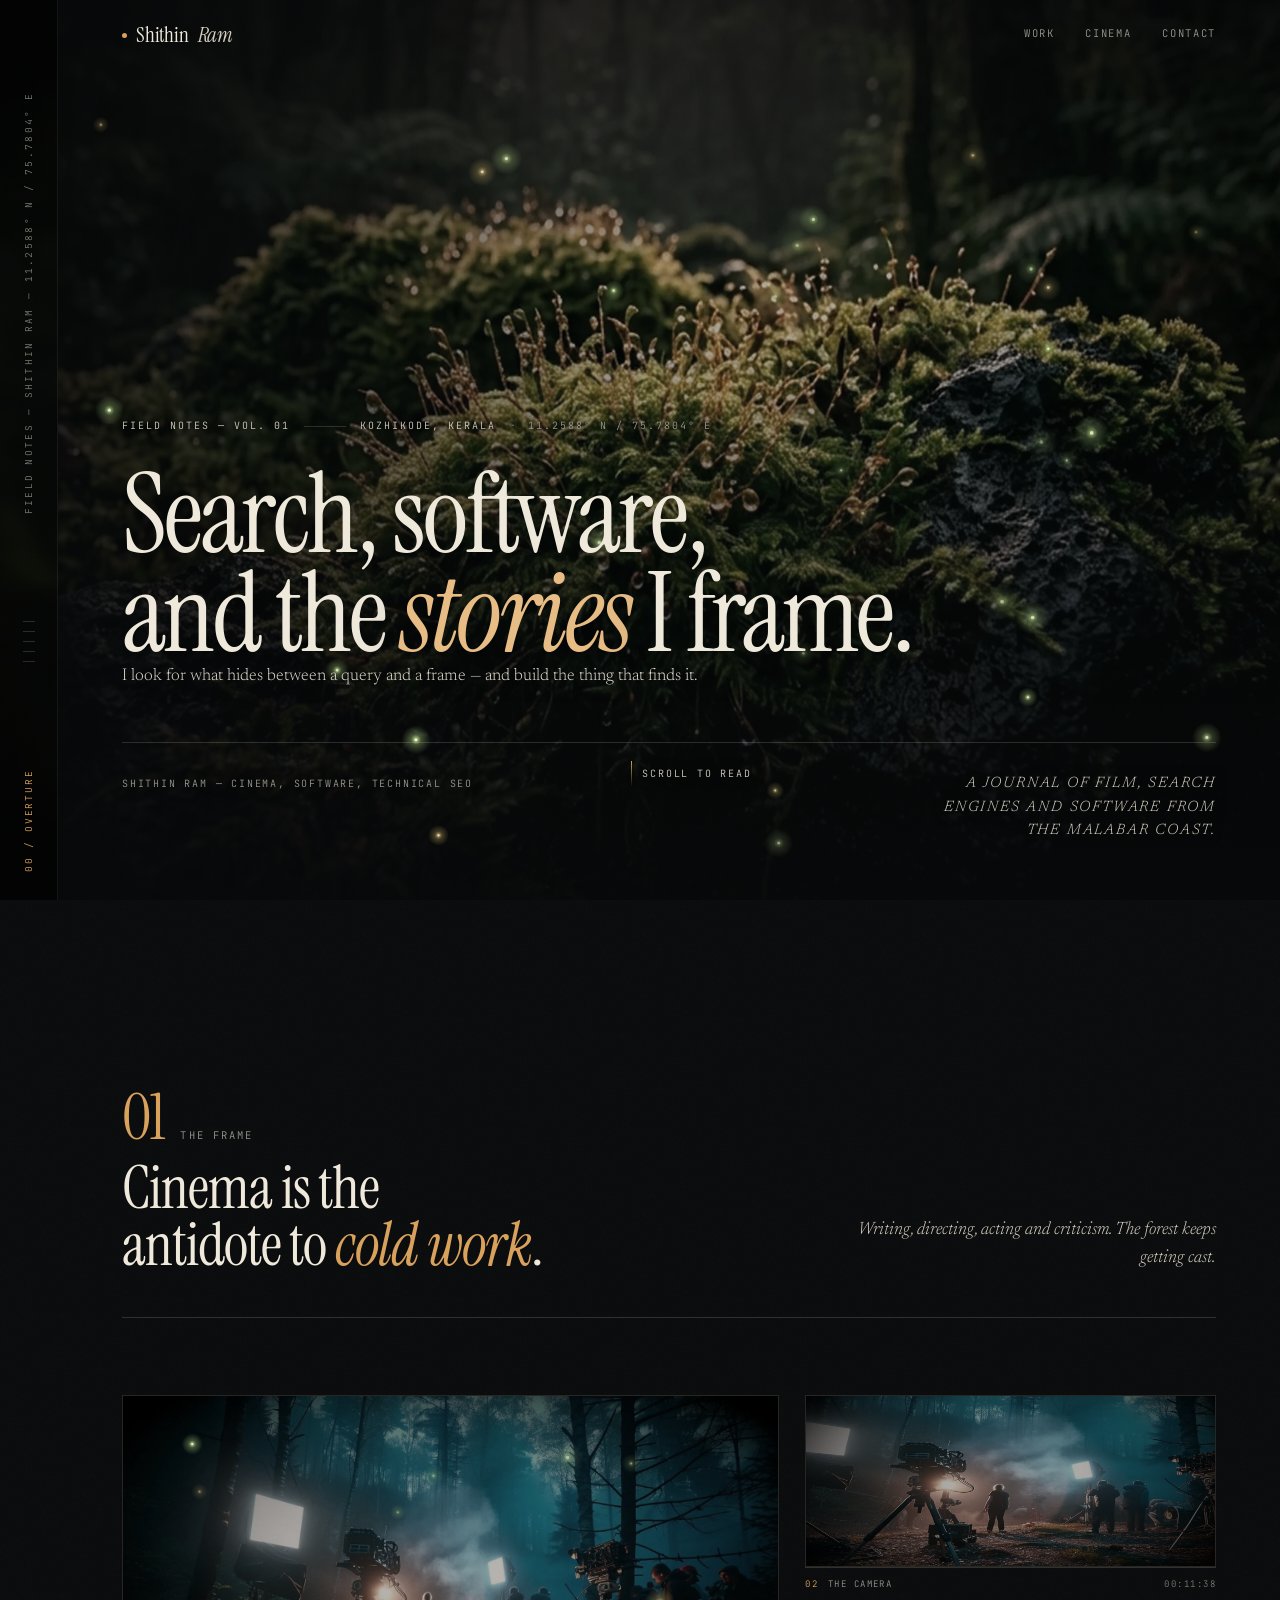
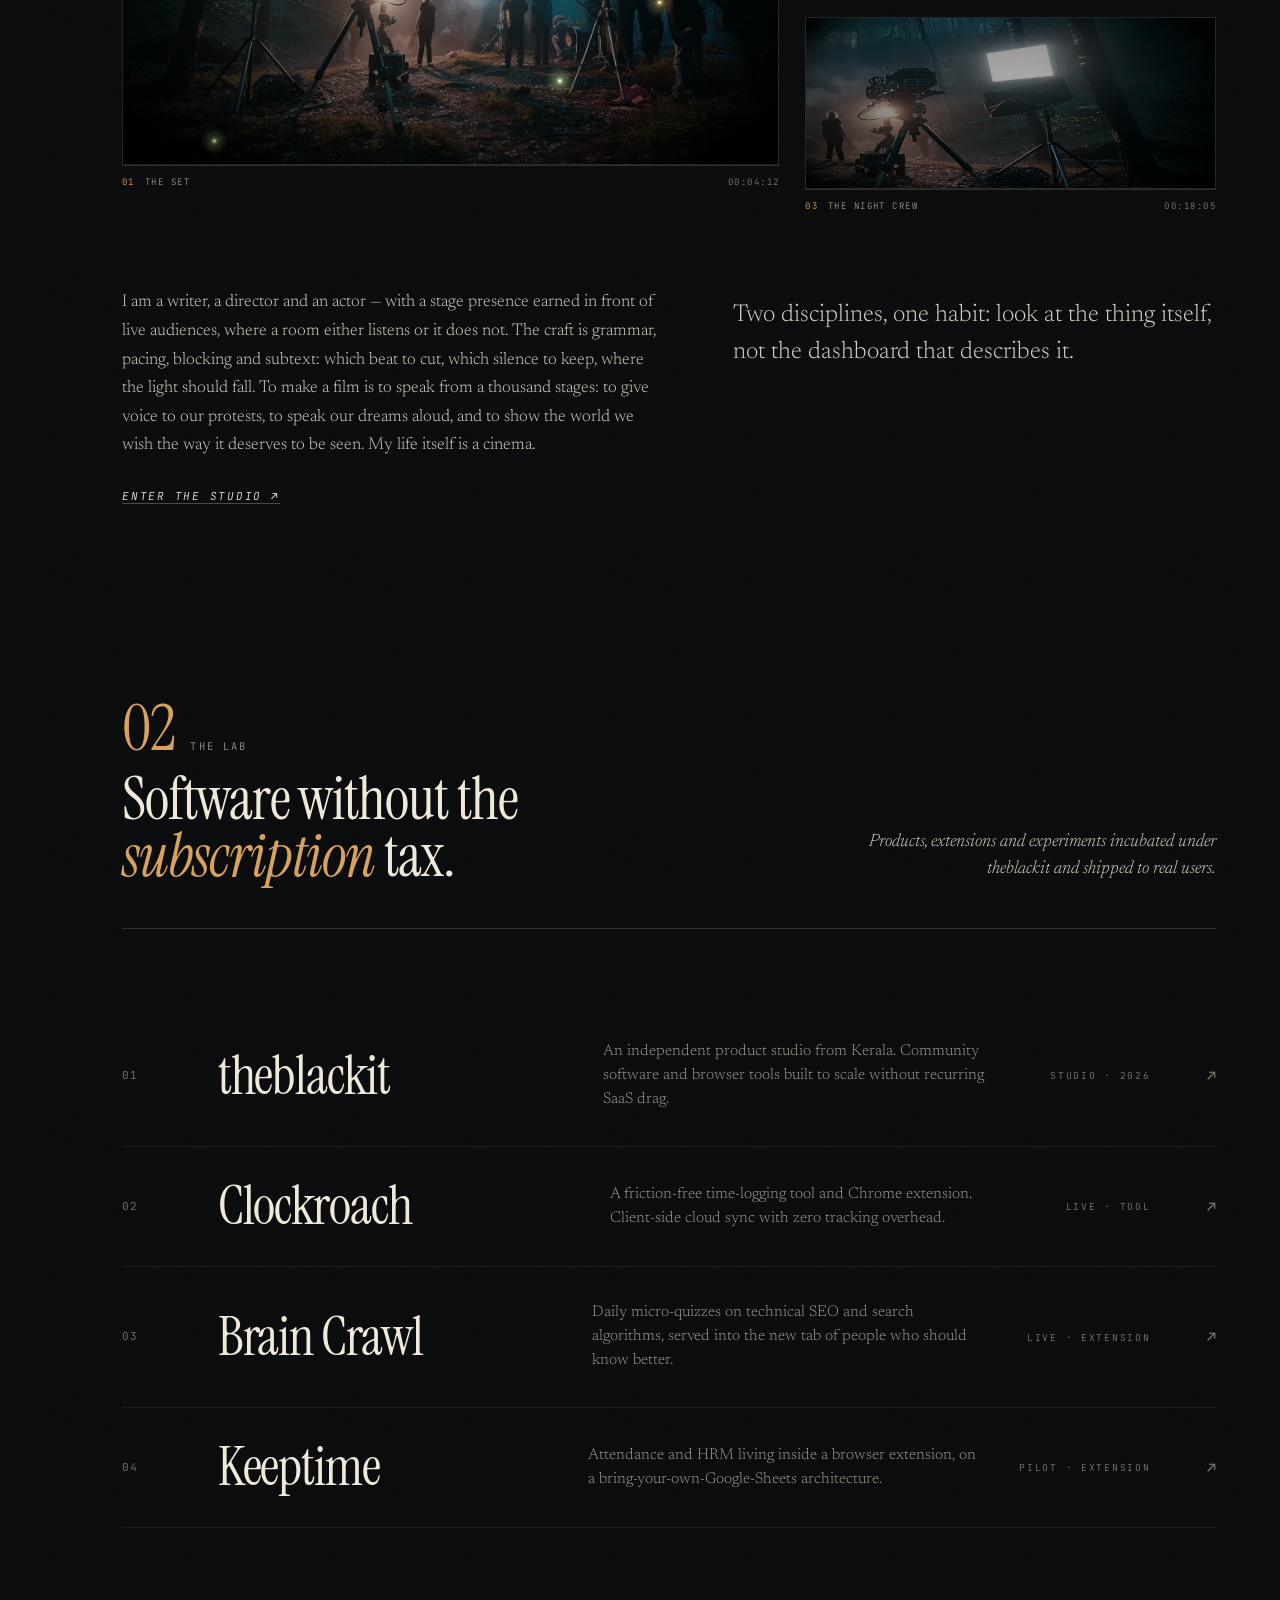
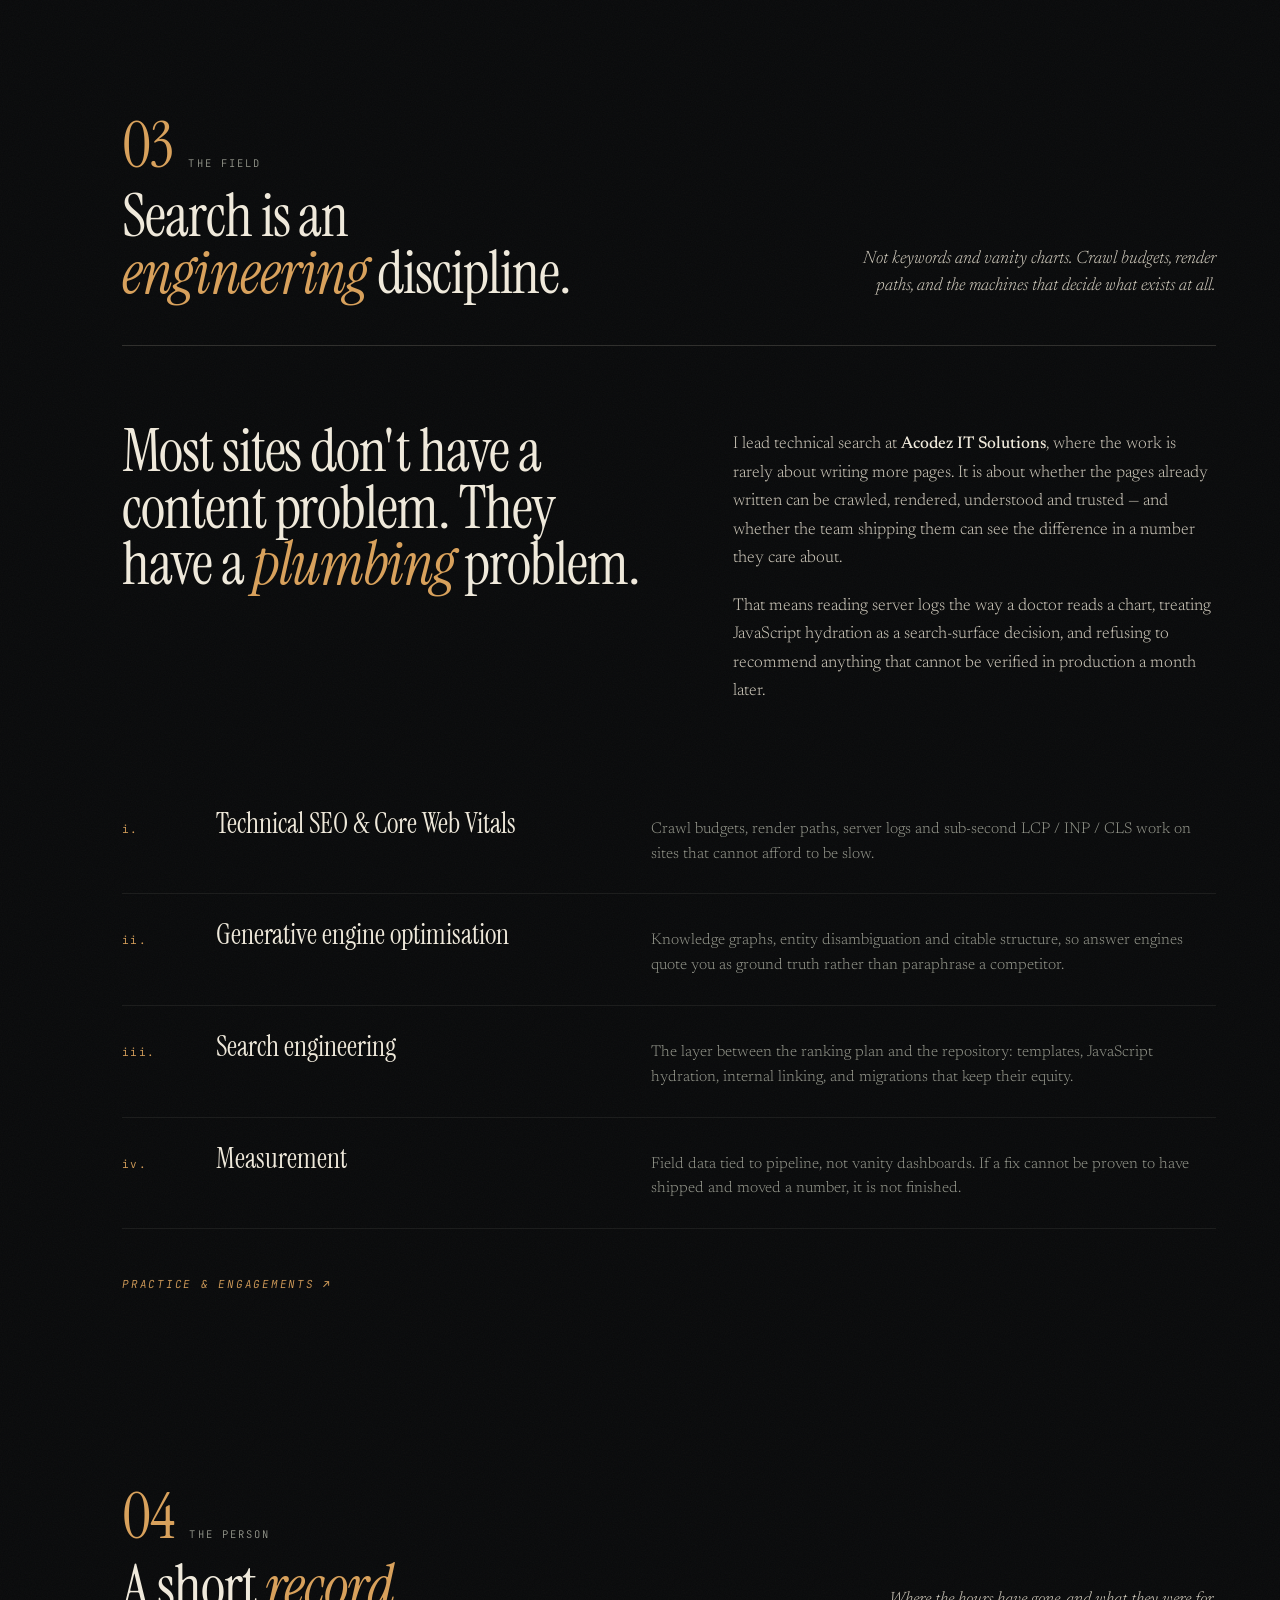
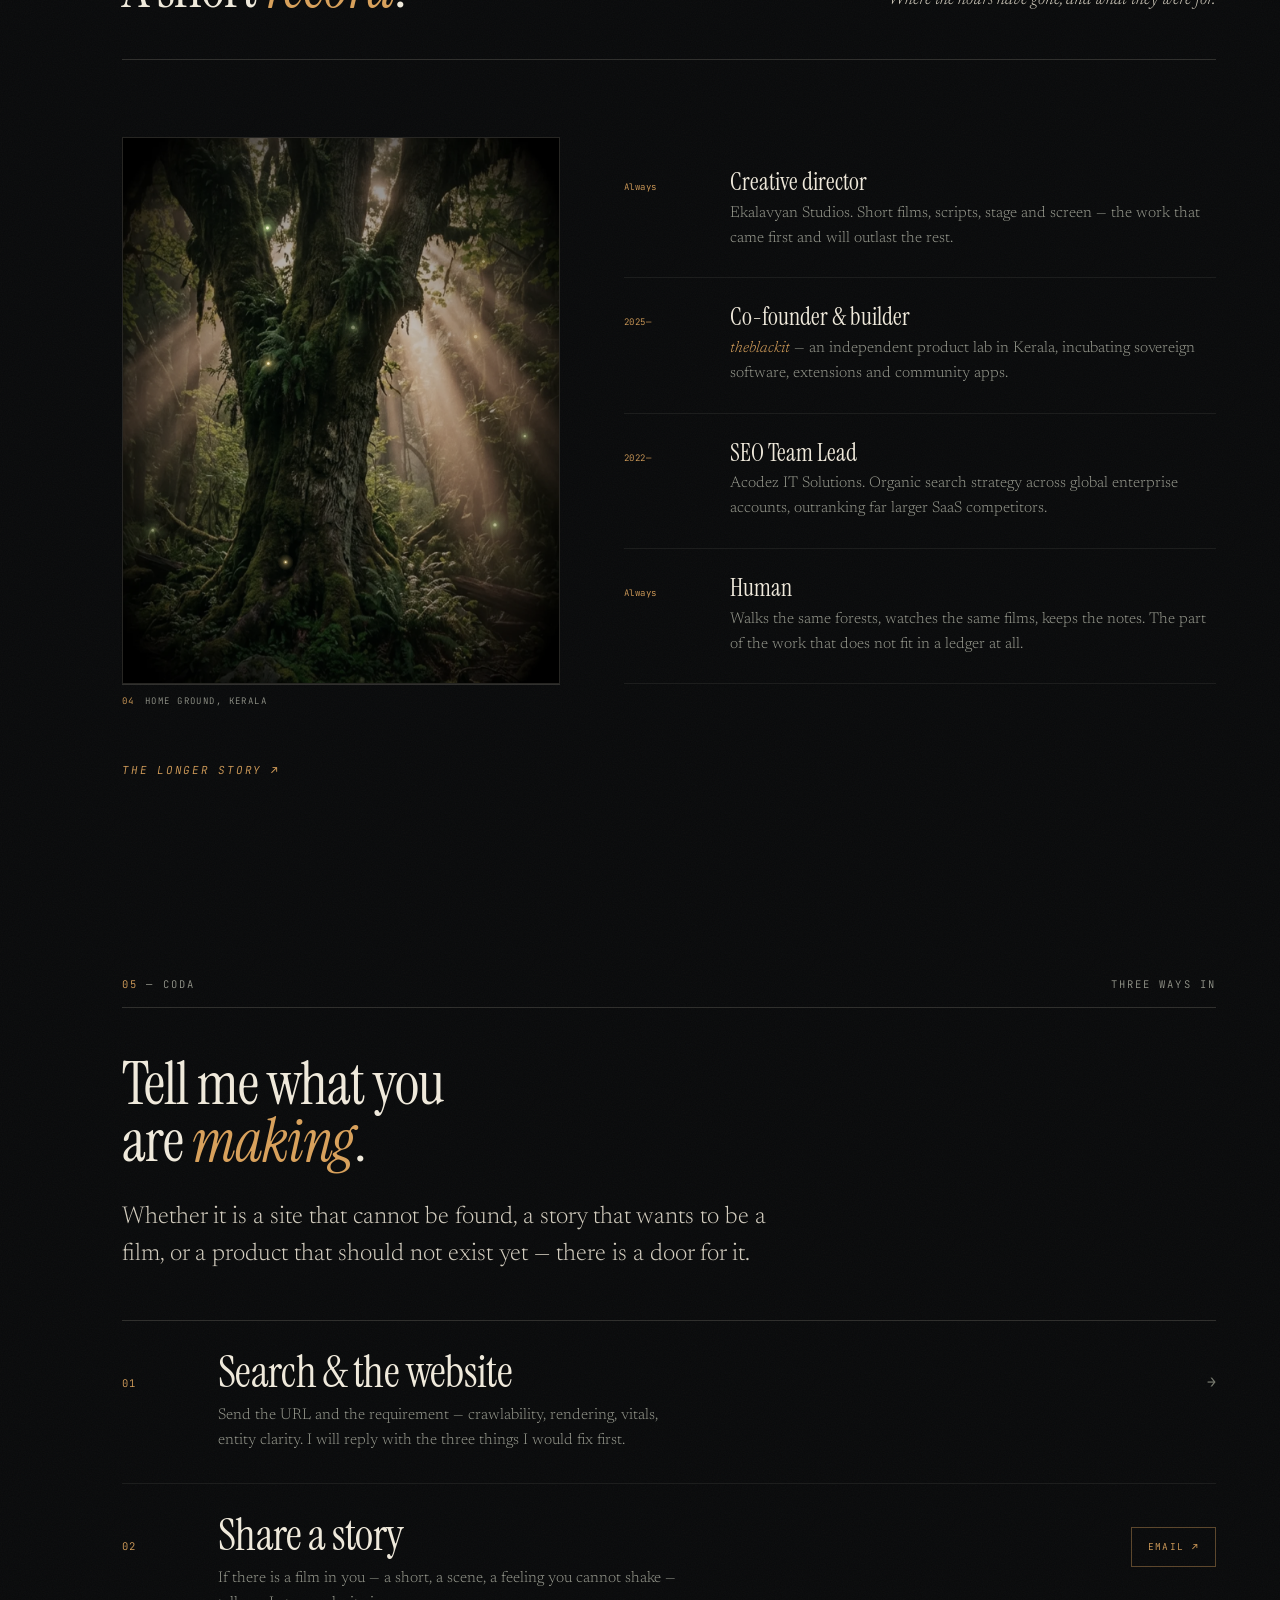
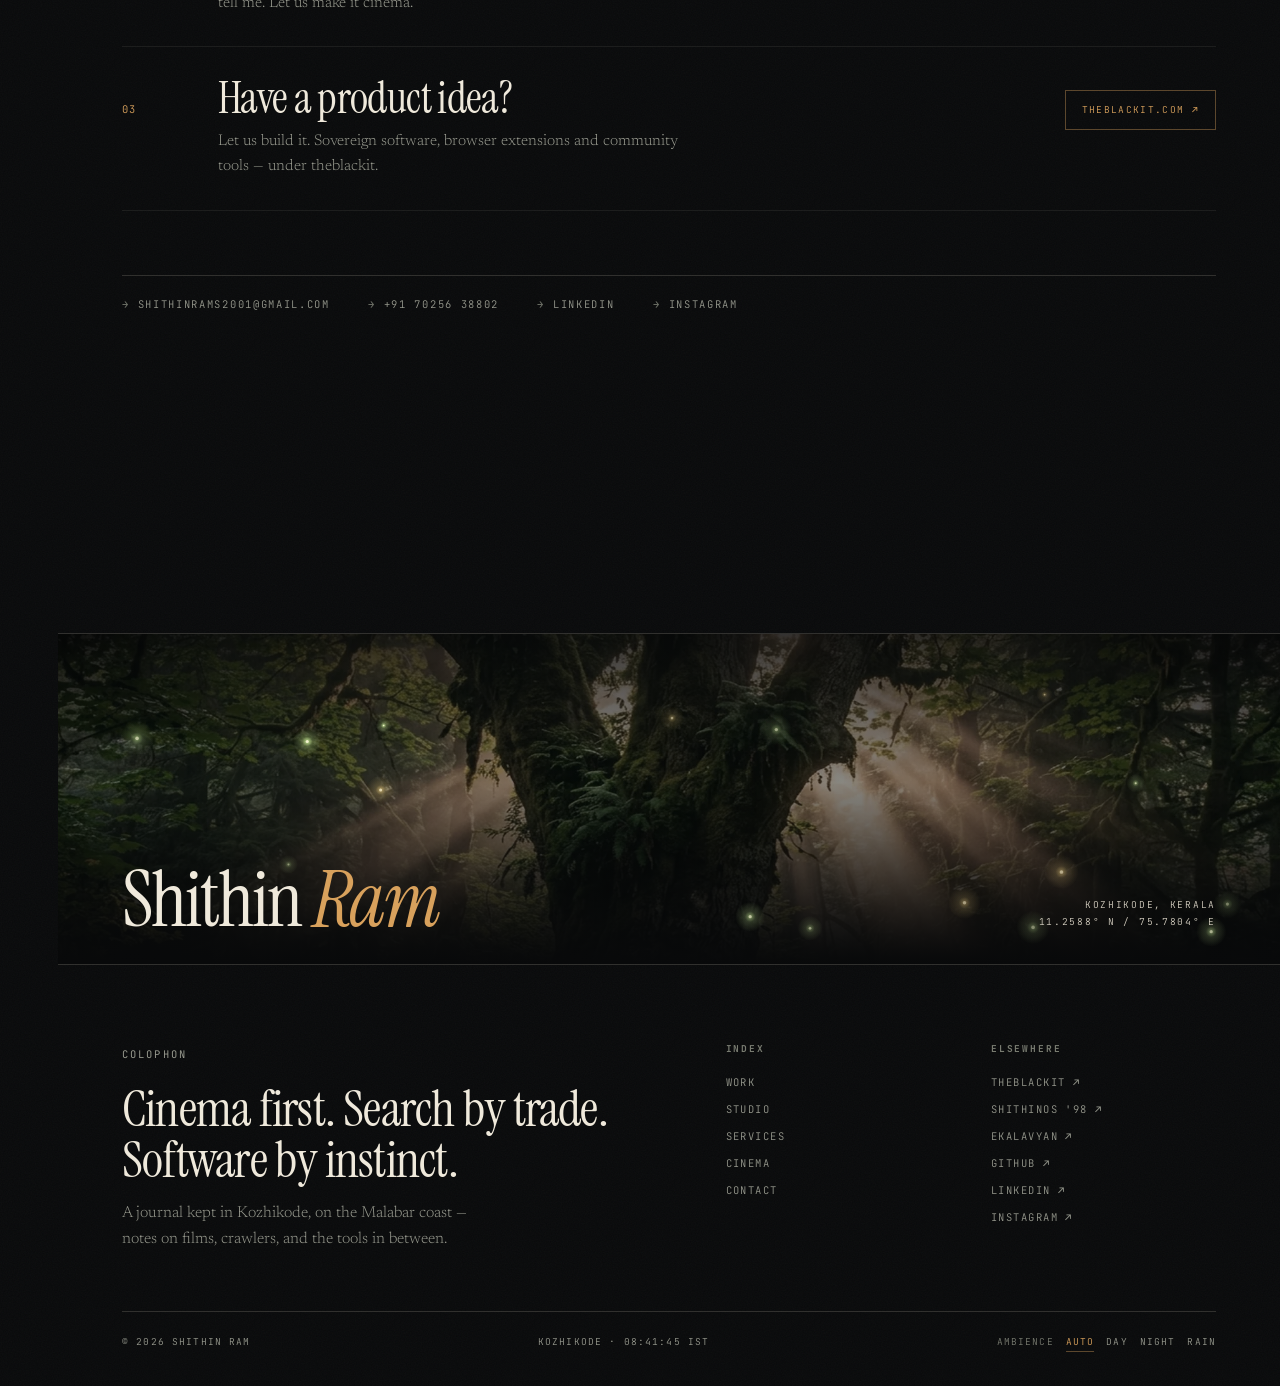
<file: index.html>
<!DOCTYPE html>
<html lang="en">
<head>
<meta charset="UTF-8">
<meta name="viewport" content="width=device-width, initial-scale=1.0">
<title>Shithin Ram — Filmmaker, Technical SEO & Co-Founder @ theblackit</title>
<meta name="description" content="Shithin Ram — filmmaker, technical SEO lead and co-founder of theblackit. Kozhikode, Kerala.">
<meta name="author" content="Shithin Ram S">
<meta name="robots" content="index, follow, max-image-preview:large">
<link rel="canonical" href="https://shithin.com/">
<meta property="og:locale" content="en_US">
<meta property="og:type" content="website">
<meta property="og:title" content="Shithin Ram — Filmmaker, Technical SEO & Co-Founder @ theblackit">
<meta property="og:description" content="Shithin Ram — filmmaker, technical SEO lead and co-founder of theblackit. Kozhikode, Kerala.">
<meta property="og:url" content="https://shithin.com/">
<meta property="og:site_name" content="Shithin Ram">
<meta property="og:image" content="https://shithin.com/img/og.jpg">
<meta property="og:image:type" content="image/jpeg">
<meta property="og:image:width" content="1200">
<meta property="og:image:height" content="630">
<meta property="og:image:alt" content="A dark forest clearing, lit by low light">
<meta name="twitter:card" content="summary_large_image">
<meta name="twitter:title" content="Shithin Ram — Filmmaker, Technical SEO & Co-Founder @ theblackit">
<meta name="twitter:description" content="Shithin Ram — filmmaker, technical SEO lead and co-founder of theblackit. Kozhikode, Kerala.">
<meta name="twitter:image" content="https://shithin.com/img/og.jpg">
<meta name="twitter:image:alt" content="A dark forest clearing, lit by low light">
<meta name="theme-color" content="#08090a">
<link rel="icon" type="image/svg+xml" href="img/favicon.svg">
<link rel="preconnect" href="https://fonts.googleapis.com">
<link rel="preconnect" href="https://fonts.gstatic.com" crossorigin>
<link href="https://fonts.googleapis.com/css2?family=Instrument+Serif:ital@0;1&family=JetBrains+Mono:wght@300;400;500&family=Newsreader:ital,opsz,wght@0,6..72,200;0,6..72,300;0,6..72,400;1,6..72,300&display=swap" rel="stylesheet">
<link rel="stylesheet" href="css/site.css">
<script>document.documentElement.className+=' js';</script>
<script type="application/ld+json">{"@context":"https://schema.org","@graph":[{"@type":"Person","@id":"https://shithin.com/#person","name":"Shithin Ram","alternateName":"Shithin Ram S","url":"https://shithin.com/","image":"https://shithin.com/img/og.jpg","jobTitle":"SEO Team Lead","worksFor":{"@type":"Organization","name":"Acodez IT Solutions"},"memberOf":{"@id":"https://theblackit.com/#organization"},"knowsAbout":["Technical SEO","Core Web Vitals","Generative engine optimisation","Search engine architecture","Filmmaking","Screenwriting","Film criticism"],"sameAs":["https://www.linkedin.com/in/shithin-ram-158327246/","https://www.instagram.com/_shithin_s_/","https://www.youtube.com/@EkalavyansStudio","https://github.com/shithins/"]},{"@type":"Organization","@id":"https://theblackit.com/#organization","name":"theblackit","url":"https://theblackit.com","description":"Independent product studio in Kerala building sovereign software, browser extensions and community apps.","founder":{"@id":"https://shithin.com/#person"}},{"@type":"WebSite","@id":"https://shithin.com/#website","url":"https://shithin.com/","name":"Shithin Ram — Field Notes","inLanguage":"en","publisher":{"@id":"https://shithin.com/#person"}},{"@type":"WebPage","@id":"https://shithin.com/#webpage","url":"https://shithin.com/","name":"Shithin Ram — Filmmaker, Technical SEO & Co-Founder @ theblackit","description":"Shithin Ram — filmmaker, technical SEO lead and co-founder of theblackit. Kozhikode, Kerala.","inLanguage":"en","isPartOf":{"@id":"https://shithin.com/#website"},"about":{"@id":"https://shithin.com/#person"},"primaryImageOfPage":{"@type":"ImageObject","url":"https://shithin.com/img/og.jpg"}}]}</script>
</head>
<body class="has-rail">
<div class="progress" id="progress" aria-hidden="true"></div>
<a class="skip" href="#main">Skip to content</a>
<header class="topbar" id="bar">
    <a class="wordmark" href="./">
      <span class="wordmark__dot" aria-hidden="true"></span>
      Shithin <em>Ram</em>
    </a>
    <nav class="nav" aria-label="Primary">
      <a href="work.html">Work</a>
      <a href="cinema.html">Cinema</a>
      <a href="contact.html">Contact</a>
    </nav>
</header>
<aside class="rail" aria-hidden="true">
    <span class="rail__text">Field Notes — Shithin Ram — 11.2588° N / 75.7804° E</span>
    <span class="rail__ticks">
      <span class="rail__tick" data-rail-tick="1"></span>
      <span class="rail__tick" data-rail-tick="2"></span>
      <span class="rail__tick" data-rail-tick="3"></span>
      <span class="rail__tick" data-rail-tick="4"></span>
      <span class="rail__tick" data-rail-tick="5"></span>
    </span>
    <span class="rail__now" id="rail-now">00 / Overture</span>
</aside>
<main id="main">
  <section class="overture" id="overture" data-chapter="00">
    <div class="overture__media" data-parallax>
      <img class="clim-img" src="img/forest-hero.webp" alt="" width="2400" height="1350" fetchpriority="high">
    </div>
    <div class="fauna-field" data-fauna aria-hidden="true"></div>
    <div class="overture__inner wrap">
      <div class="overture__meta" data-reveal>
        <span>Field Notes — Vol. 01</span>
        <span class="divider" aria-hidden="true"></span>
        <span>Kozhikode, Kerala</span>
        <span class="coord">11.2588° N / 75.7804° E</span>
      </div>
      <h1 class="display overture__title" data-line>
        Search, software,<br>and the <em>stories</em> I frame.
      </h1>
      <p class="overture__lede" data-reveal>I look for what hides between a query and a frame — and build the thing that finds it.</p>
      <div class="overture__foot" data-reveal>
        <span>Shithin Ram — cinema, software, technical SEO</span>
        <span class="overture__scroll">Scroll to read</span>
        <span class="overture__aside">A journal of film, search engines and software from the Malabar coast.</span>
      </div>
    </div>
  </section>

  <section class="chapter" id="frame" data-chapter="01">
    <div class="wrap">
      <div class="chapter__head">
        <div>
          <div class="chapter__kicker">
            <span class="chapter__num">01</span>
            <span>The Frame</span>
          </div>
          <h2 class="h2 chapter__title">Cinema is the antidote to <em>cold work</em>.</h2>
        </div>
        <p class="chapter__note">Writing, directing, acting and criticism. The forest keeps getting cast.</p>
      </div>
      <div class="screening screening--feature">
        <figure class="frame frame--drift" data-reveal>
          <div class="frame__media">
            <img class="clim-img" loading="lazy" decoding="async" src="img/frame-set-01.webp" alt="A film crew at work among trees, lit by lamps" width="1600" height="900">
            <div class="fauna-field" data-fauna aria-hidden="true"></div>
          </div>
          <figcaption><span class="frame__no">01</span><span>The set</span><span class="frame__tc">00:04:12</span></figcaption>
        </figure>
        <figure class="frame" data-reveal>
          <div class="frame__media">
            <img class="clim-img" loading="lazy" decoding="async" src="img/frame-set-02.webp" alt="A camera on a tripod, crew silhouetted behind the lights" width="1600" height="900">
          </div>
          <figcaption><span class="frame__no">02</span><span>The camera</span><span class="frame__tc">00:11:38</span></figcaption>
        </figure>
        <figure class="frame" data-reveal>
          <div class="frame__media">
            <img class="clim-img" loading="lazy" decoding="async" src="img/frame-set-05.webp" alt="The night crew at the edge of the light" width="1600" height="900">
          </div>
          <figcaption><span class="frame__no">03</span><span>The night crew</span><span class="frame__tc">00:18:05</span></figcaption>
        </figure>
      </div>

      <div class="spread" style="margin-top: clamp(44px, 6vw, 76px);">
        <div class="spread__main body" data-reveal>
          <p>I am a writer, a director and an actor — with a stage presence earned in front of live audiences, where a room either listens or it does not. The craft is grammar, pacing, blocking and subtext: which beat to cut, which silence to keep, where the light should fall. To make a film is to speak from a thousand stages: to give voice to our protests, to speak our dreams aloud, and to show the world we wish the way it deserves to be seen. My life itself is a cinema.</p>
          <p style="margin-top:22px;"><a class="ital" href="cinema.html" style="font-family:var(--mono);font-size:11px;letter-spacing:.16em;text-transform:uppercase;">Enter the studio ↗</a></p>
        </div>
        <div class="spread__aside">
          <p class="lede" data-reveal>Two disciplines, one habit: look at the thing itself, not the dashboard that describes it.</p>
        </div>
      </div>

    </div>
  </section>


  <section class="chapter" id="lab" data-chapter="02">
    <div class="wrap">
      <div class="chapter__head">
        <div>
          <div class="chapter__kicker">
            <span class="chapter__num">02</span>
            <span>The Lab</span>
          </div>
          <h2 class="h2 chapter__title">Software without the <em>subscription</em> tax.</h2>
        </div>
        <p class="chapter__note">Products, extensions and experiments incubated under theblackit and shipped to real users.</p>
      </div>
      <div class="index">
        <a class="index__row" data-reveal href="work.html#theblackit">
          <span class="index__num">01</span>
          <span class="index__name">theblackit</span>
          <span class="index__desc">An independent product studio from Kerala. Community software and browser tools built to scale without recurring SaaS drag.</span>
          <span class="index__meta">Studio · 2026</span>
          <span class="index__arrow" aria-hidden="true">↗</span>
        </a>
        <a class="index__row" data-reveal href="https://clockroach.work/" target="_blank" rel="noopener noreferrer">
          <span class="index__num">02</span>
          <span class="index__name">Clockroach</span>
          <span class="index__desc">A friction-free time-logging tool and Chrome extension. Client-side cloud sync with zero tracking overhead.</span>
          <span class="index__meta">Live · Tool</span>
          <span class="index__arrow" aria-hidden="true">↗</span>
        </a>
        <a class="index__row" data-reveal href="https://chromewebstore.google.com/detail/brain-crawl/opgjgghmabeencknffaifddjcnallngp" target="_blank" rel="noopener noreferrer">
          <span class="index__num">03</span>
          <span class="index__name">Brain Crawl</span>
          <span class="index__desc">Daily micro-quizzes on technical SEO and search algorithms, served into the new tab of people who should know better.</span>
          <span class="index__meta">Live · Extension</span>
          <span class="index__arrow" aria-hidden="true">↗</span>
        </a>
        <a class="index__row" data-reveal href="work.html#keeptime">
          <span class="index__num">04</span>
          <span class="index__name">Keeptime</span>
          <span class="index__desc">Attendance and HRM living inside a browser extension, on a bring-your-own-Google-Sheets architecture.</span>
          <span class="index__meta">Pilot · Extension</span>
          <span class="index__arrow" aria-hidden="true">↗</span>
        </a>
      </div>

    </div>
  </section>


  <section class="chapter" id="field" data-chapter="03">
    <div class="wrap">
      <div class="chapter__head">
        <div>
          <div class="chapter__kicker">
            <span class="chapter__num">03</span>
            <span>The Field</span>
          </div>
          <h2 class="h2 chapter__title">Search is an <em>engineering</em> discipline.</h2>
        </div>
        <p class="chapter__note">Not keywords and vanity charts. Crawl budgets, render paths, and the machines that decide what exists at all.</p>
      </div>
      <div class="spread">
        <div class="spread__main" data-reveal>
          <h3 class="h2">Most sites don't have a content problem. They have a <em>plumbing</em> problem.</h3>
        </div>
        <div class="spread__aside body" data-reveal>
          <p>I lead technical search at <strong>Acodez IT Solutions</strong>, where the work is rarely about writing more pages. It is about whether the pages already written can be crawled, rendered, understood and trusted — and whether the team shipping them can see the difference in a number they care about.</p>
          <p>That means reading server logs the way a doctor reads a chart, treating JavaScript hydration as a search-surface decision, and refusing to recommend anything that cannot be verified in production a month later.</p>
        </div>
      </div>

      <div style="margin-top: clamp(44px, 6vw, 76px);">      <div class="ledger">
        <div class="ledger__row" data-reveal>
          <span class="ledger__num">i.</span>
          <span class="ledger__term">Technical SEO &amp; Core Web Vitals</span>
          <span class="ledger__desc">Crawl budgets, render paths, server logs and sub-second LCP / INP / CLS work on sites that cannot afford to be slow.</span>
        </div>
        <div class="ledger__row" data-reveal>
          <span class="ledger__num">ii.</span>
          <span class="ledger__term">Generative engine optimisation</span>
          <span class="ledger__desc">Knowledge graphs, entity disambiguation and citable structure, so answer engines quote you as ground truth rather than paraphrase a competitor.</span>
        </div>
        <div class="ledger__row" data-reveal>
          <span class="ledger__num">iii.</span>
          <span class="ledger__term">Search engineering</span>
          <span class="ledger__desc">The layer between the ranking plan and the repository: templates, JavaScript hydration, internal linking, and migrations that keep their equity.</span>
        </div>
        <div class="ledger__row" data-reveal>
          <span class="ledger__num">iv.</span>
          <span class="ledger__term">Measurement</span>
          <span class="ledger__desc">Field data tied to pipeline, not vanity dashboards. If a fix cannot be proven to have shipped and moved a number, it is not finished.</span>
        </div>
      </div>
</div>

      <p style="margin-top: clamp(26px, 4vw, 42px);" data-reveal>
        <a class="ital" href="services.html" style="font-family:var(--mono);font-size:11px;letter-spacing:.16em;text-transform:uppercase;">Practice &amp; engagements ↗</a>
      </p>

    </div>
  </section>


  <section class="chapter" id="person" data-chapter="04">
    <div class="wrap">
      <div class="chapter__head">
        <div>
          <div class="chapter__kicker">
            <span class="chapter__num">04</span>
            <span>The Person</span>
          </div>
          <h2 class="h2 chapter__title">A short <em>record</em>.</h2>
        </div>
        <p class="chapter__note">Where the hours have gone, and what they were for.</p>
      </div>

      <div class="figure-spread">
        <figure class="frame frame--tall" data-reveal>
          <div class="frame__media">
            <img class="clim-img" loading="lazy" decoding="async" src="img/forest-tall.webp" alt="Sunlight through a moss-covered tree" width="1100" height="1500">
            <div class="fauna-field" data-fauna aria-hidden="true"></div>
          </div>
          <figcaption><span class="frame__no">04</span><span>Home ground, Kerala</span></figcaption>
        </figure>
        <div class="figure-spread__text">
                <div class="ledger">
        <div class="ledger__row" data-reveal>
          <span class="ledger__num">Always</span>
          <span class="ledger__term">Creative director</span>
          <span class="ledger__desc">Ekalavyan Studios. Short films, scripts, stage and screen — the work that came first and will outlast the rest.</span>
        </div>
        <div class="ledger__row" data-reveal>
          <span class="ledger__num">2025—</span>
          <span class="ledger__term">Co-founder &amp; builder</span>
          <span class="ledger__desc"><a class="ital" href="https://theblackit.com" target="_blank" rel="noopener noreferrer">theblackit</a> — an independent product lab in Kerala, incubating sovereign software, extensions and community apps.</span>
        </div>
        <div class="ledger__row" data-reveal>
          <span class="ledger__num">2022—</span>
          <span class="ledger__term">SEO Team Lead</span>
          <span class="ledger__desc">Acodez IT Solutions. Organic search strategy across global enterprise accounts, outranking far larger SaaS competitors.</span>
        </div>
        <div class="ledger__row" data-reveal>
          <span class="ledger__num">Always</span>
          <span class="ledger__term">Human</span>
          <span class="ledger__desc">Walks the same forests, watches the same films, keeps the notes. The part of the work that does not fit in a ledger at all.</span>
        </div>
      </div>

        </div>
      </div>

      <p style="margin-top: clamp(30px, 4vw, 48px);" data-reveal>
        <a class="ital" href="studio.html" style="font-family:var(--mono);font-size:11px;letter-spacing:.16em;text-transform:uppercase;">The longer story ↗</a>
      </p>
    </div>
  </section>

  <section class="coda" id="contact" data-chapter="05">
    <div class="wrap">
      <div class="rule" data-reveal style="margin-bottom: clamp(30px, 4vw, 48px);">
        <span><span class="rule__num">05</span> — Coda</span>
        <span>Three ways in</span>
      </div>
      <h2 class="h2" data-reveal style="max-width: 15ch;">Tell me what you are <em>making</em>.</h2>
      <p class="lede" data-reveal style="margin-top: clamp(20px, 3vw, 30px);">Whether it is a site that cannot be found, a story that wants to be a film, or a product that should not exist yet — there is a door for it.</p>

      <div class="paths">
        <a class="path" data-reveal href="contact.html">
          <span class="path__no">01</span>
          <span class="path__body">
            <span class="path__title">Search &amp; the website</span>
            <span class="path__desc">Send the URL and the requirement — crawlability, rendering, vitals, entity clarity. I will reply with the three things I would fix first.</span>
          </span>
          <span class="path__arrow" aria-hidden="true">→</span>
        </a>

        <a class="path" data-reveal href="mailto:shithinrams2001@gmail.com">
          <span class="path__no">02</span>
          <span class="path__body">
            <span class="path__title">Share a story</span>
            <span class="path__desc">If there is a film in you — a short, a scene, a feeling you cannot shake — tell me. Let us make it cinema.</span>
          </span>
          <span class="path__cta">Email ↗</span>
        </a>

        <a class="path" data-reveal href="https://theblackit.com" target="_blank" rel="noopener noreferrer">
          <span class="path__no">03</span>
          <span class="path__body">
            <span class="path__title">Have a product idea?</span>
            <span class="path__desc">Let us build it. Sovereign software, browser extensions and community tools — under theblackit.</span>
          </span>
          <span class="path__cta">theblackit.com ↗</span>
        </a>
      </div>


      <div class="coda__links" data-reveal>
        <a href="mailto:shithinrams2001@gmail.com"><span>→</span> shithinrams2001@gmail.com</a>
        <a href="tel:+917025638802"><span>→</span> +91 70256 38802</a>
        <a href="https://www.linkedin.com/in/shithin-ram-158327246/" target="_blank" rel="noopener noreferrer"><span>→</span> LinkedIn</a>
        <a href="https://www.instagram.com/_shithin_s_/" target="_blank" rel="noopener noreferrer"><span>→</span> Instagram</a>
      </div>
    </div>
  </section>
</main>

<footer class="colophon">
  <div class="colophon__plate">
    <div class="colophon__plate-img clim-img" aria-hidden="true"></div>
    <div class="fauna-field" data-fauna aria-hidden="true"></div>
    <div class="colophon__fin">Shithin <em>Ram</em></div>
    <div class="colophon__plate-meta">Kozhikode, Kerala<br>11.2588° N / 75.7804° E</div>
  </div>

  <div class="wrap">
    <div class="colophon__body">
      <div>
        <span class="label">Colophon</span>
        <p class="colophon__name">Cinema first. Search by trade. Software by instinct.</p>
        <p class="colophon__line">A journal kept in Kozhikode, on the Malabar coast — notes on films,
          crawlers, and the tools in between.</p>
      </div>

      <div class="colophon__links">
        <div class="colophon__col">
          <h4>Index</h4>
          <a href="work.html">Work</a>
          <a href="studio.html">Studio</a>
          <a href="services.html">Services</a>
          <a href="cinema.html">Cinema</a>
          <a href="contact.html">Contact</a>
        </div>
        <div class="colophon__col">
          <h4>Elsewhere</h4>
          <a href="https://theblackit.com" target="_blank" rel="noopener noreferrer">TheBlackit ↗</a>
          <a href="https://os.shithin.com" target="_blank" rel="noopener noreferrer">ShithinOS '98 ↗</a>
          <a href="https://www.youtube.com/@EkalavyansStudio" target="_blank" rel="noopener noreferrer">Ekalavyan ↗</a>
          <a href="https://github.com/shithins/" target="_blank" rel="noopener noreferrer">GitHub ↗</a>
          <a href="https://www.linkedin.com/in/shithin-ram-158327246/" target="_blank" rel="noopener noreferrer">LinkedIn ↗</a>
          <a href="https://www.instagram.com/_shithin_s_/" target="_blank" rel="noopener noreferrer">Instagram ↗</a>
        </div>
      </div>
    </div>

    <div class="colophon__foot">
      <span>© <span id="yr">2026</span> Shithin Ram</span>
      <span>Kozhikode · <span id="clock">--:--:--</span> IST</span>
      <div class="ambience" role="group" aria-label="Ambience">
        <span class="ambience__label">Ambience</span>
        <button type="button" data-ambience="auto" aria-pressed="true">Auto</button>
        <button type="button" data-ambience="day" aria-pressed="false">Day</button>
        <button type="button" data-ambience="night" aria-pressed="false">Night</button>
        <button type="button" data-ambience="rain" aria-pressed="false">Rain</button>
      </div>
    </div>
  </div>
</footer>

<script src="js/site.js" defer></script>
</body>
</html>
</file>
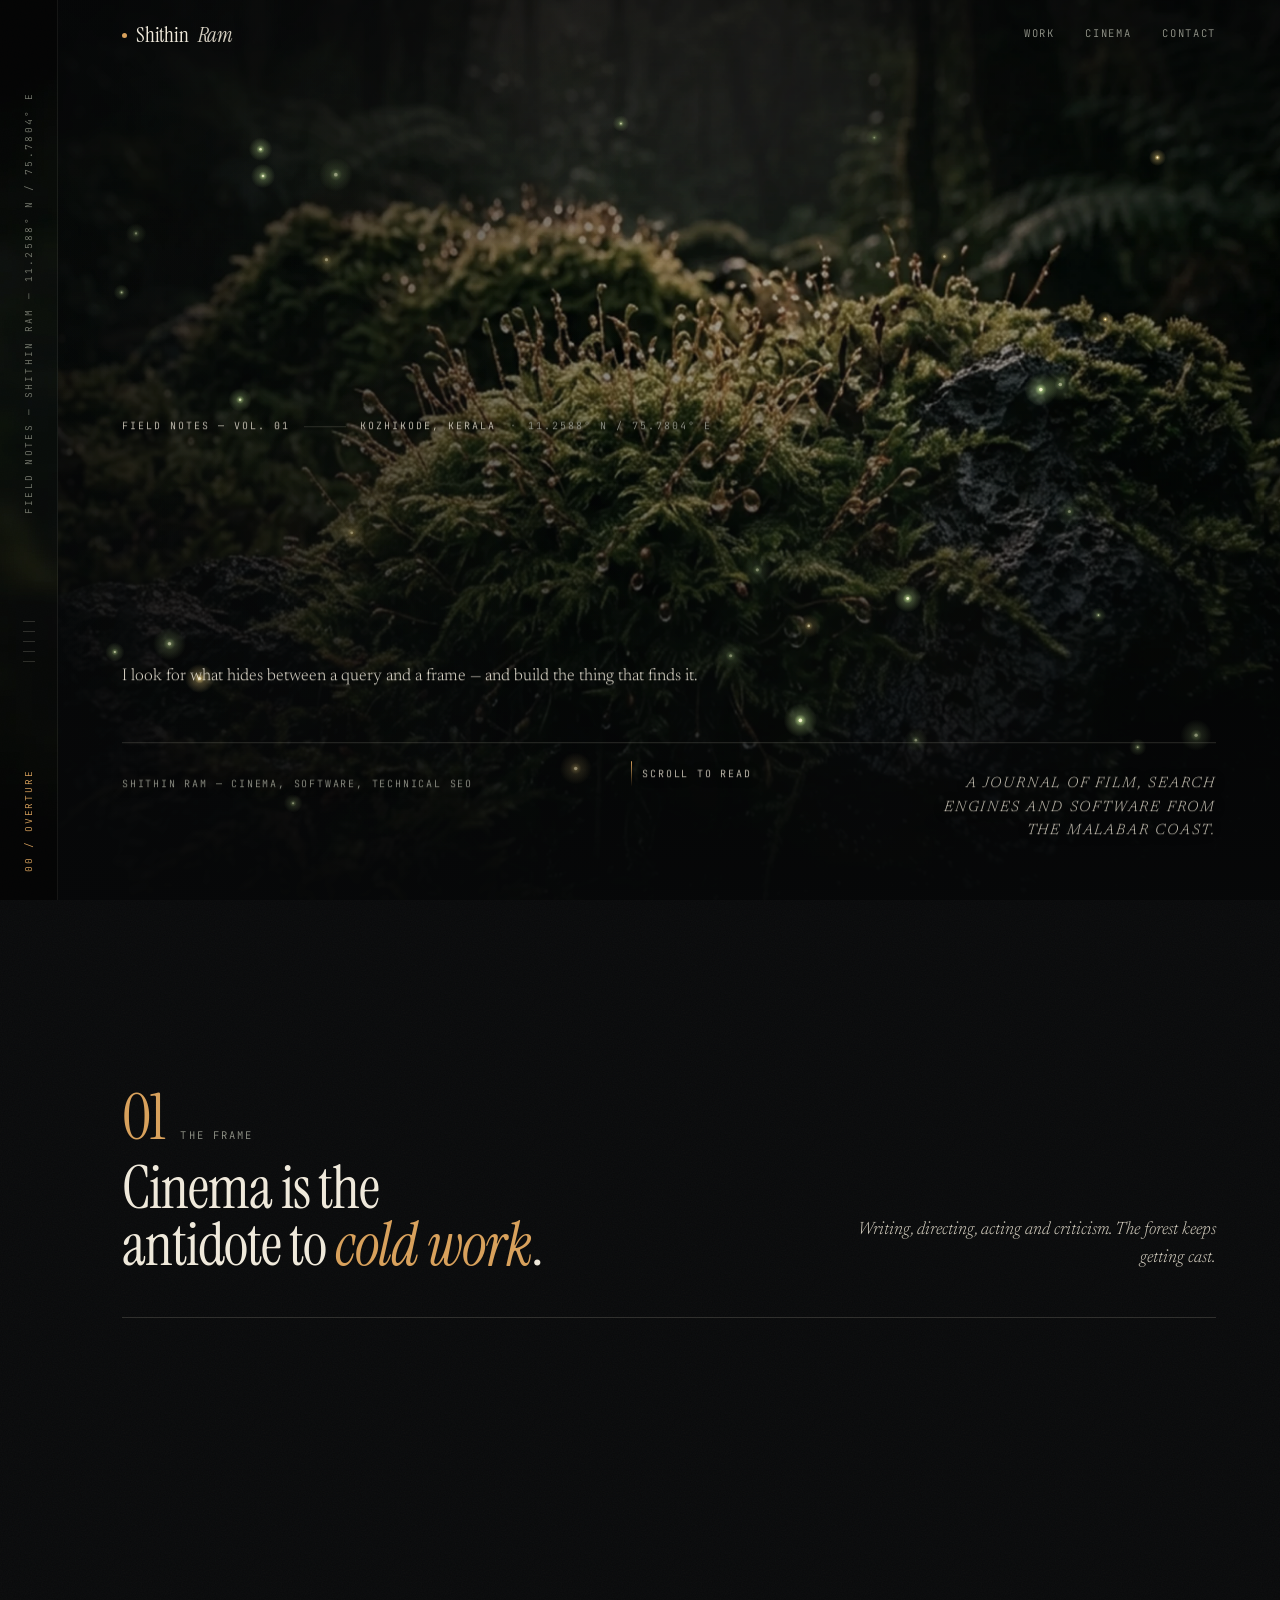
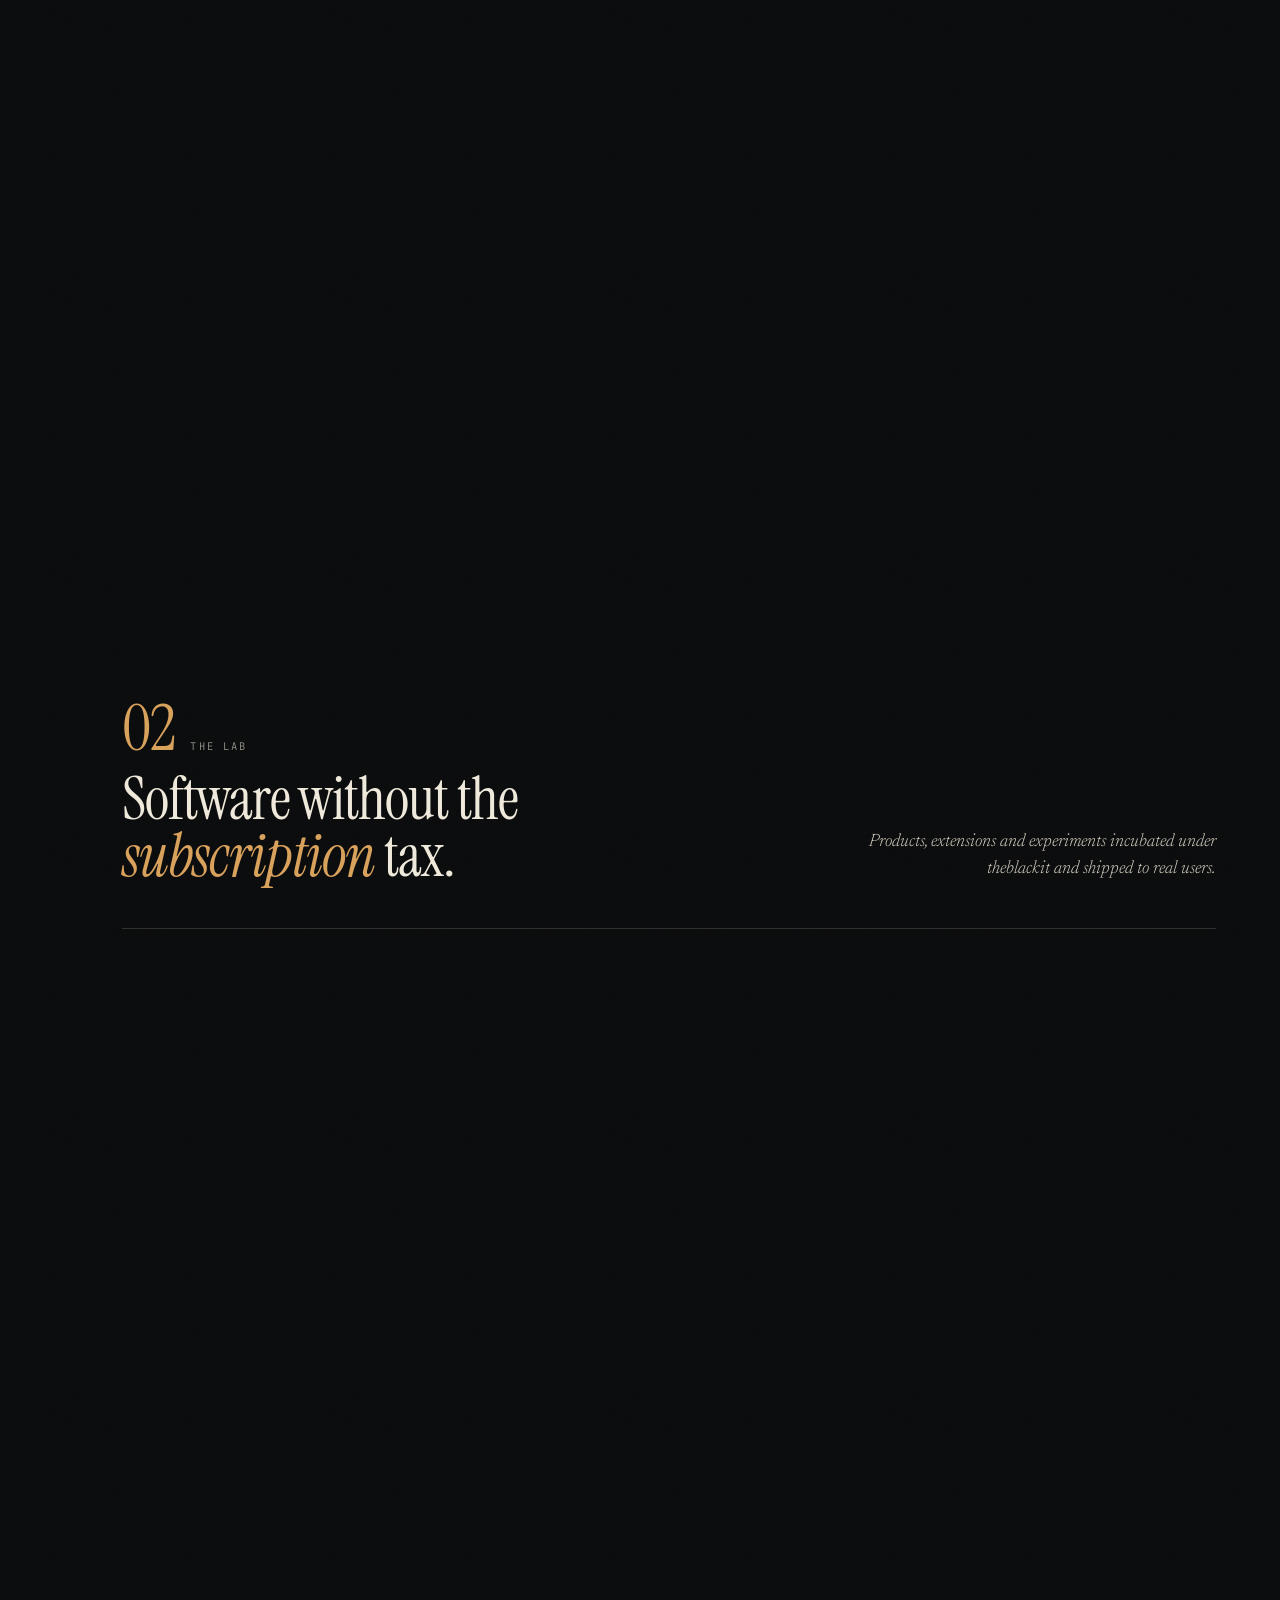
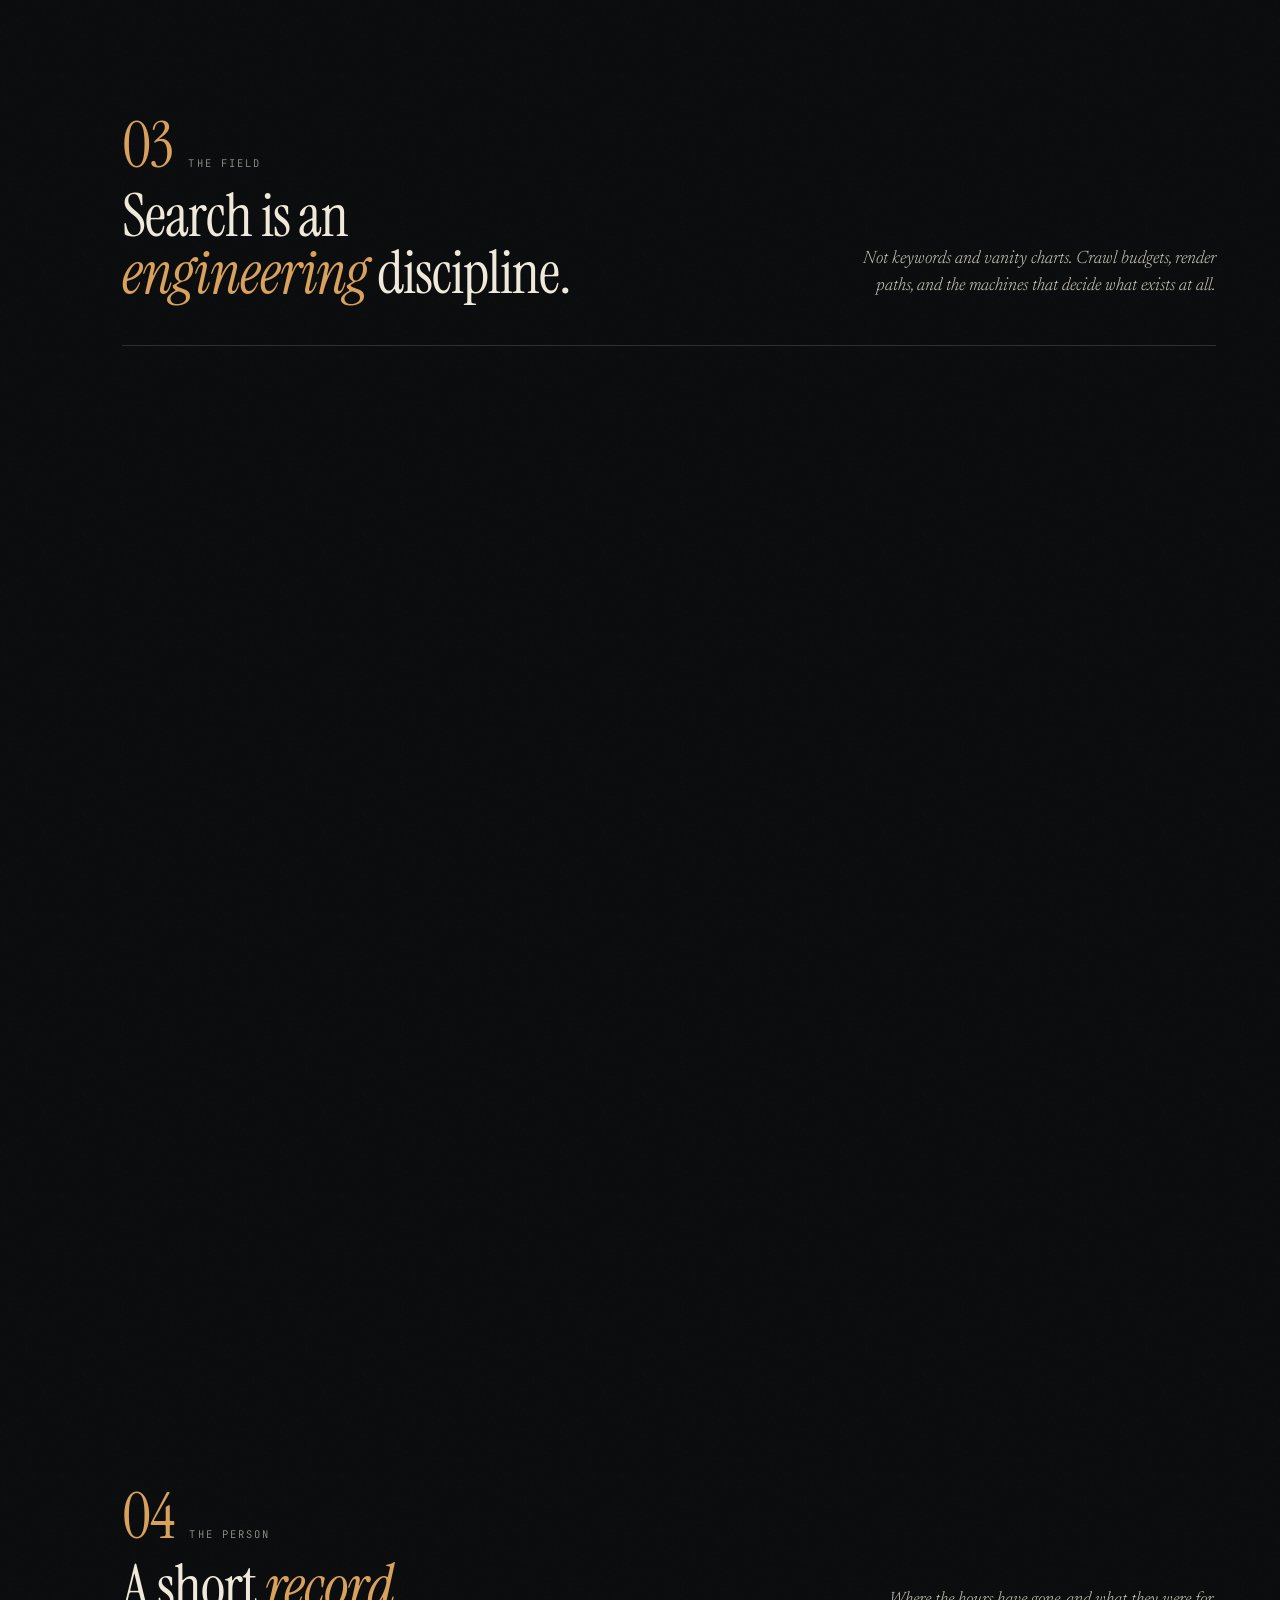
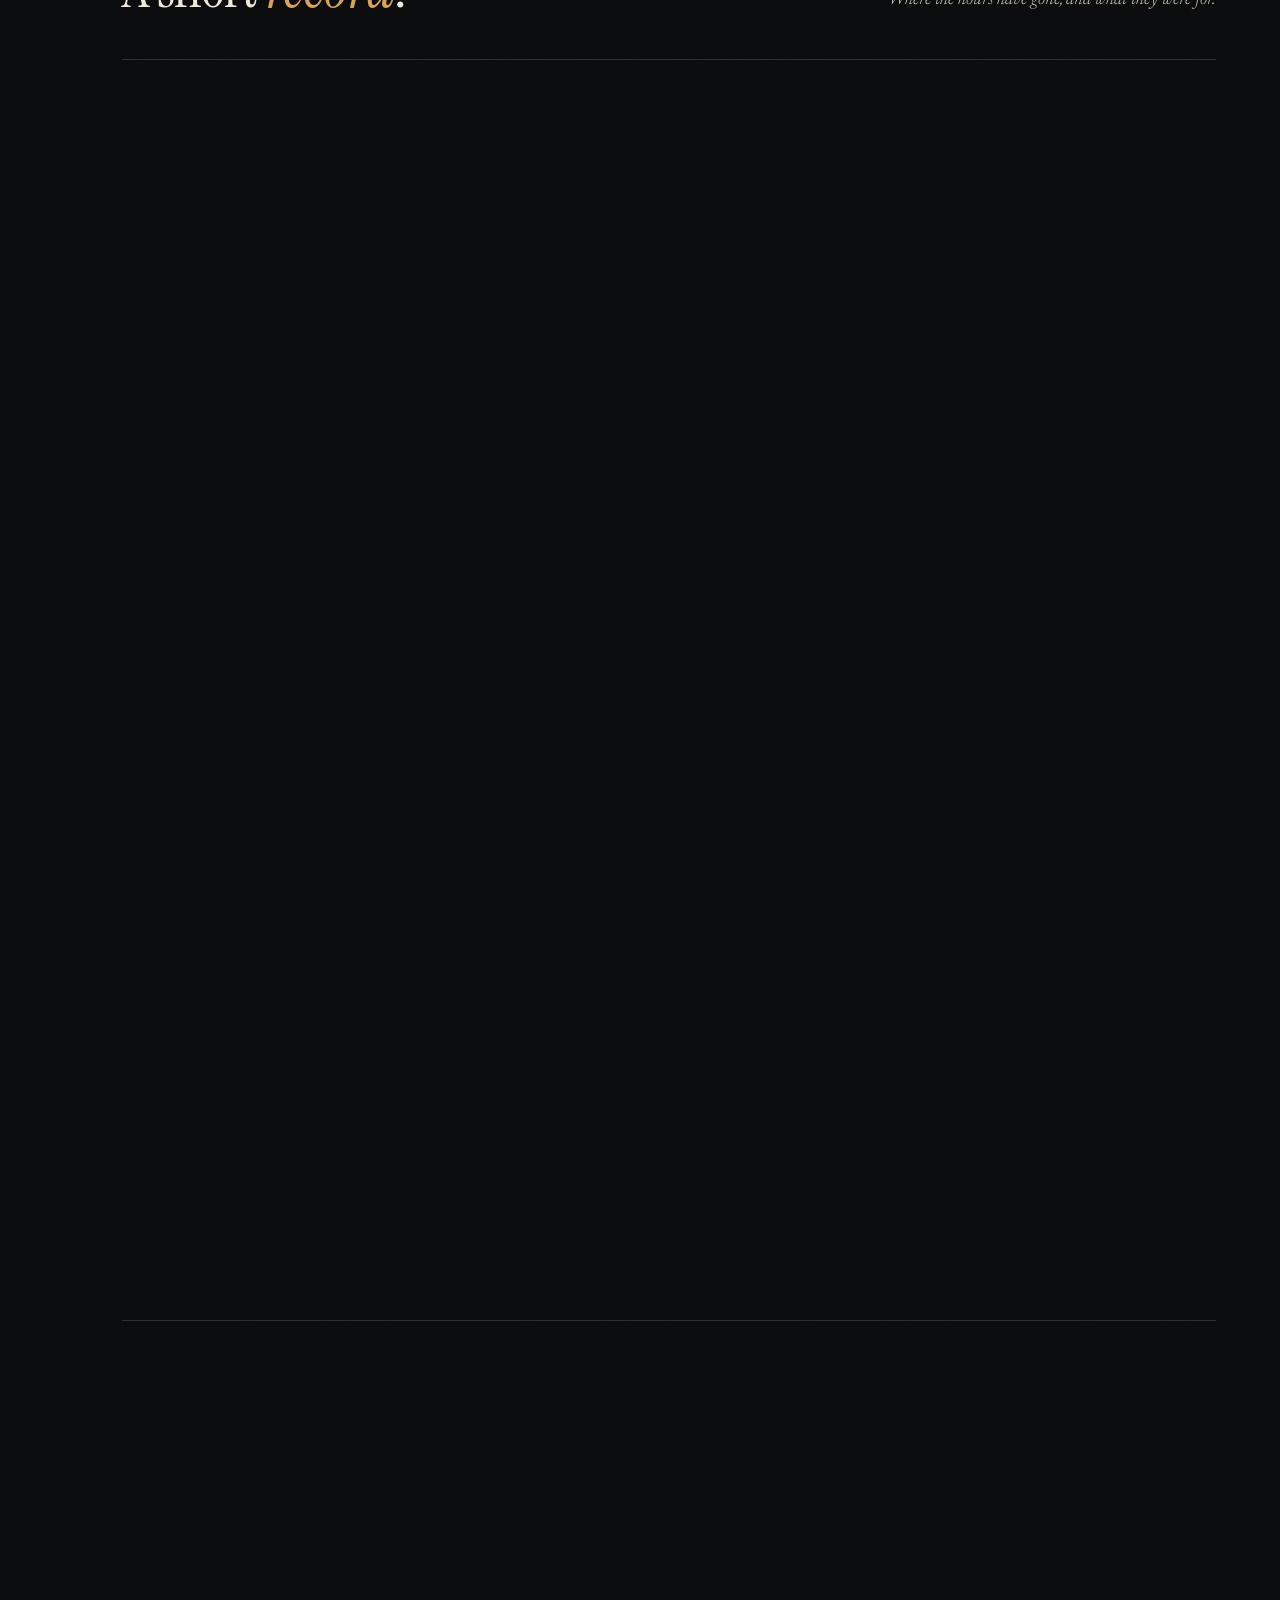
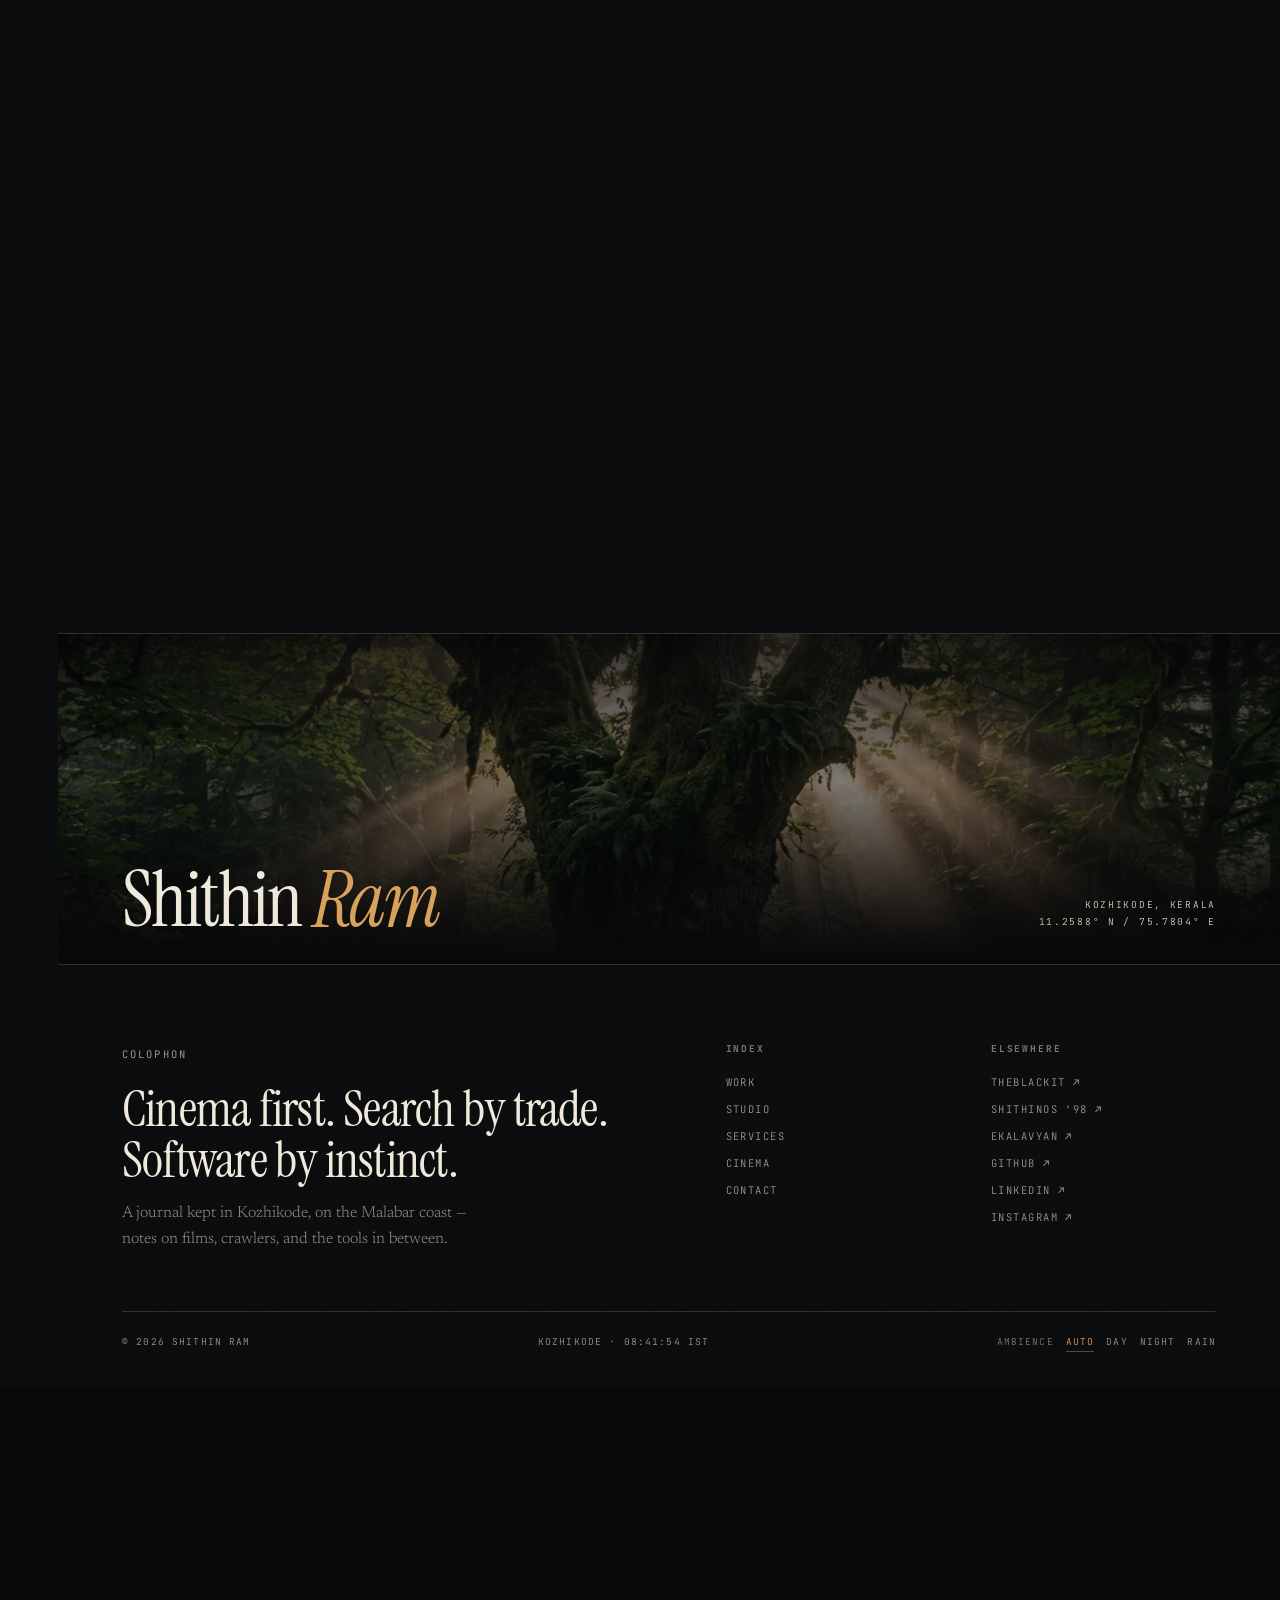
<file: about.html>
<!DOCTYPE html>
<html lang="en">
<head>
<meta charset="UTF-8">
<title>Moved — Shithin Ram</title>
<link rel="canonical" href="https://shithin.com/">
<meta name="robots" content="noindex, follow">
<meta http-equiv="refresh" content="0; url=index.html">
</head>
<body>
<p>This page has moved to <a href="index.html">shithin.com</a>.</p>
</body>
</html>
</file>
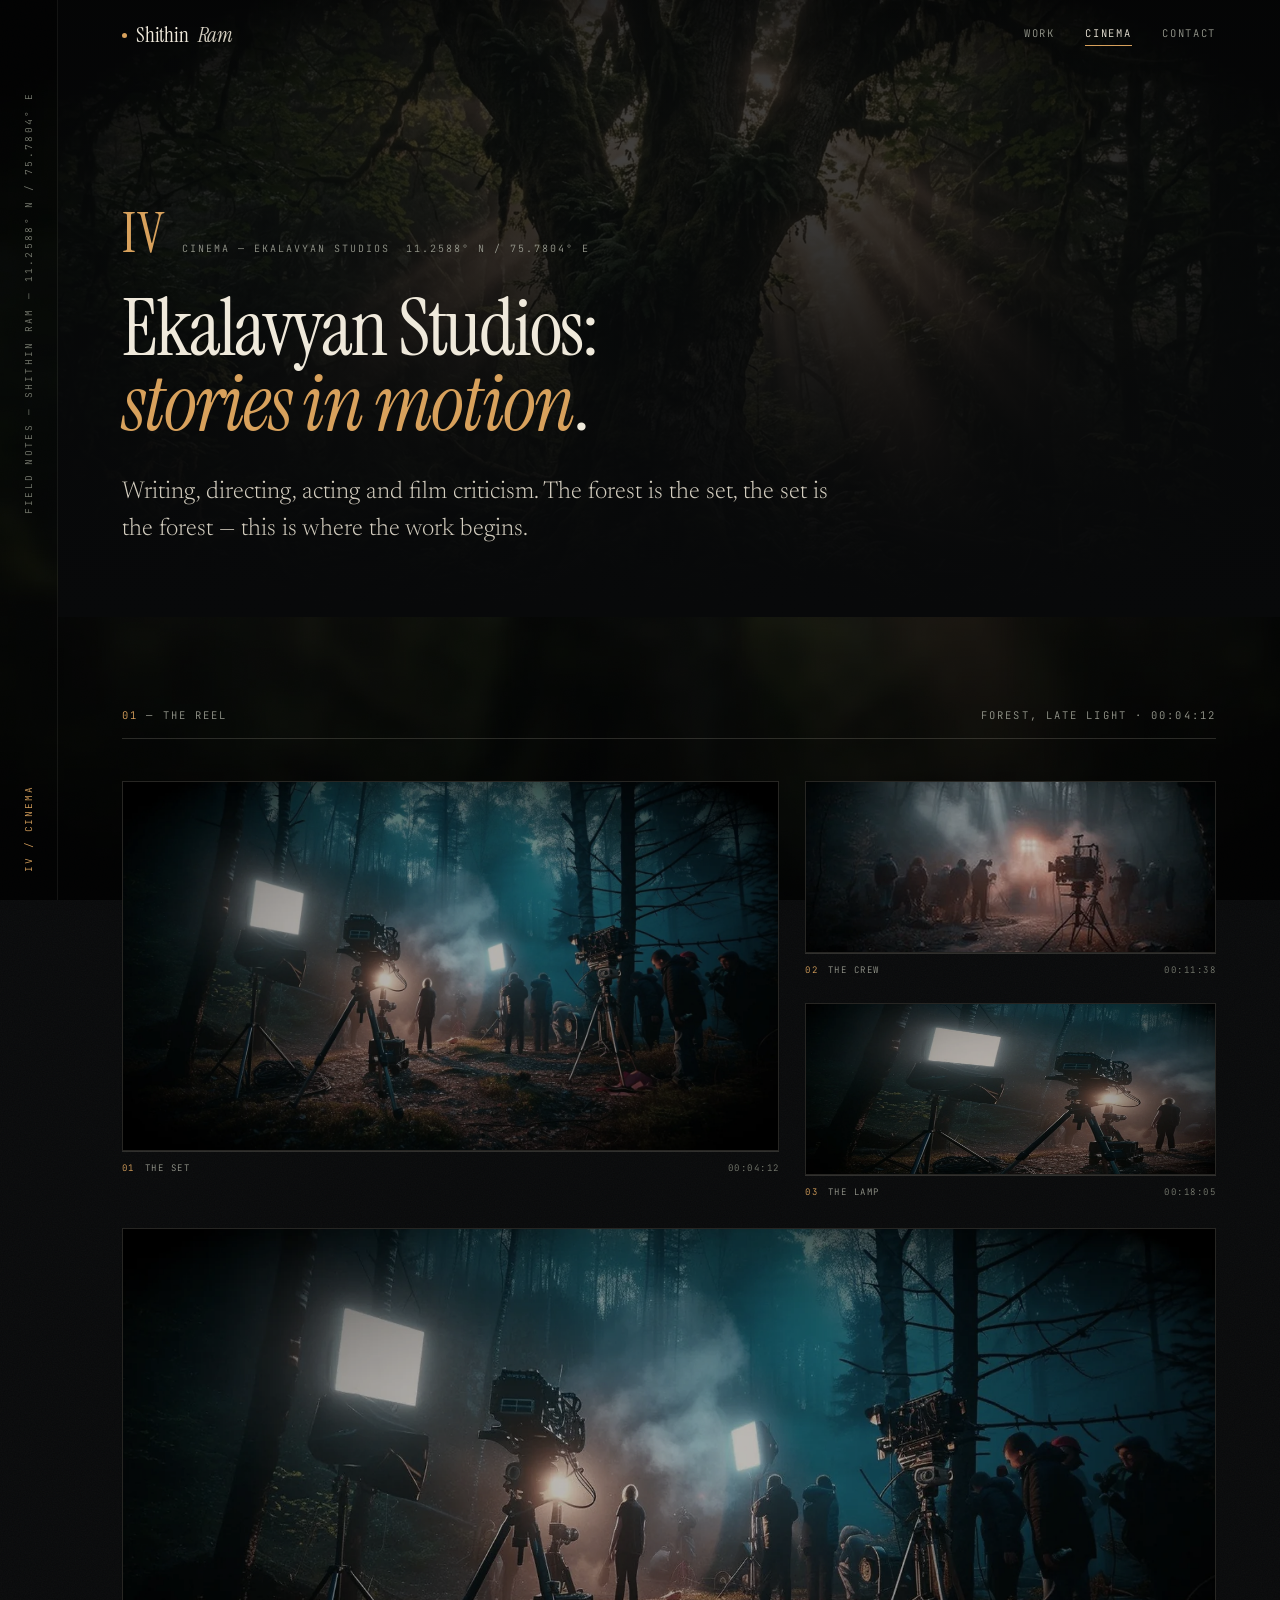
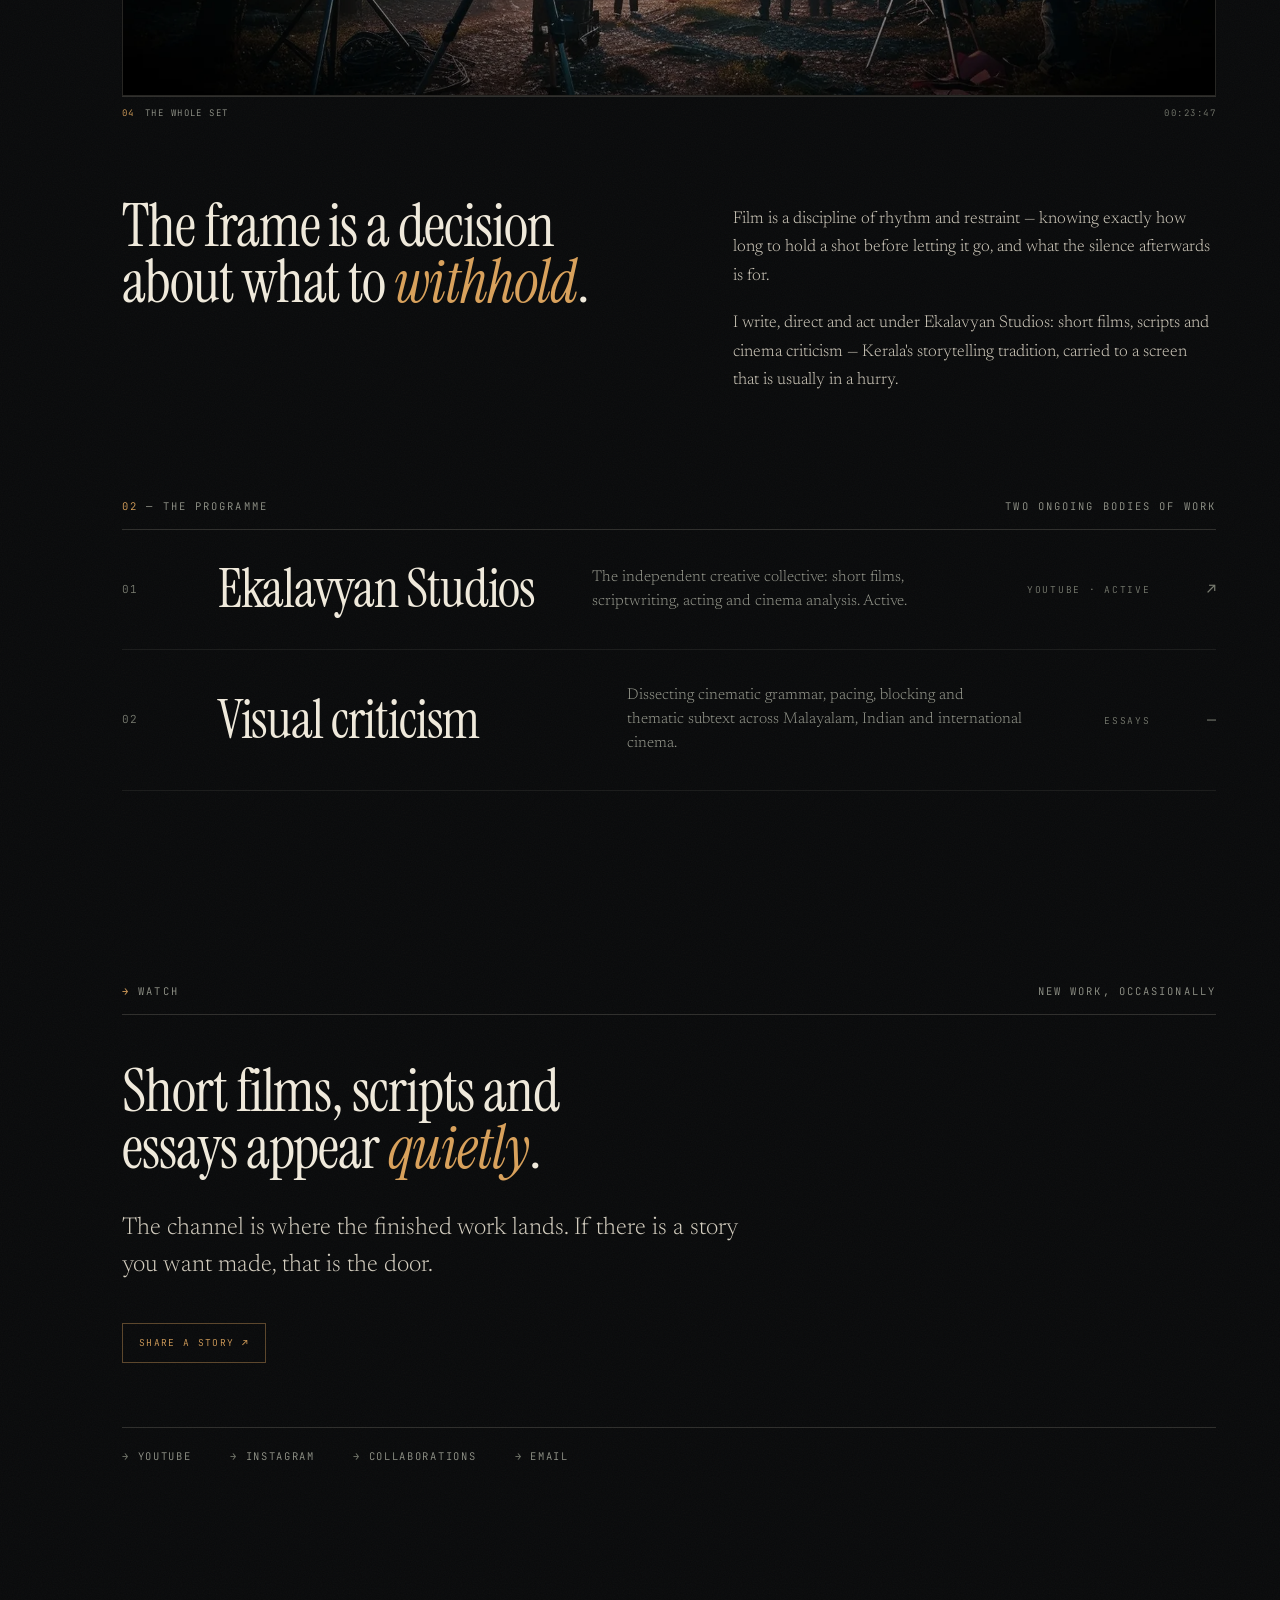
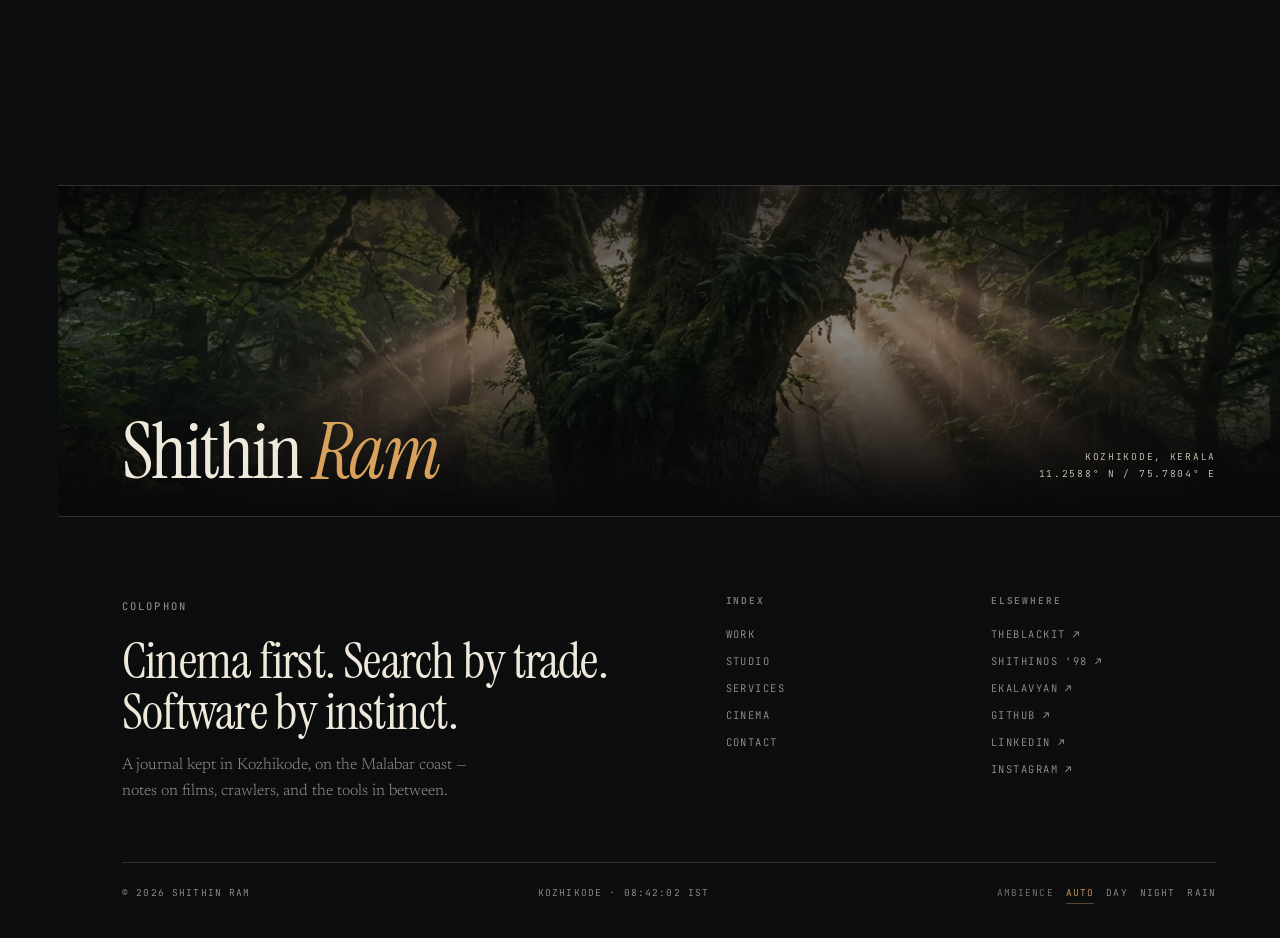
<file: cinema.html>
<!DOCTYPE html>
<html lang="en">
<head>
<meta charset="UTF-8">
<meta name="viewport" content="width=device-width, initial-scale=1.0">
<title>Cinema — Shithin Ram (Ekalavyan Studios)</title>
<meta name="description" content="Filmmaking, directing, and narrative essays by Shithin Ram.">
<meta name="author" content="Shithin Ram S">
<meta name="robots" content="index, follow, max-image-preview:large">
<link rel="canonical" href="https://shithin.com/cinema.html">
<meta property="og:locale" content="en_US">
<meta property="og:type" content="website">
<meta property="og:title" content="Cinema — Shithin Ram (Ekalavyan Studios)">
<meta property="og:description" content="Filmmaking, directing, and narrative essays by Shithin Ram.">
<meta property="og:url" content="https://shithin.com/cinema.html">
<meta property="og:site_name" content="Shithin Ram">
<meta property="og:image" content="https://shithin.com/img/og.jpg">
<meta property="og:image:type" content="image/jpeg">
<meta property="og:image:width" content="1200">
<meta property="og:image:height" content="630">
<meta property="og:image:alt" content="A dark forest clearing, lit by low light">
<meta name="twitter:card" content="summary_large_image">
<meta name="twitter:title" content="Cinema — Shithin Ram (Ekalavyan Studios)">
<meta name="twitter:description" content="Filmmaking, directing, and narrative essays by Shithin Ram.">
<meta name="twitter:image" content="https://shithin.com/img/og.jpg">
<meta name="twitter:image:alt" content="A dark forest clearing, lit by low light">
<meta name="theme-color" content="#08090a">
<link rel="icon" type="image/svg+xml" href="img/favicon.svg">
<link rel="preconnect" href="https://fonts.googleapis.com">
<link rel="preconnect" href="https://fonts.gstatic.com" crossorigin>
<link href="https://fonts.googleapis.com/css2?family=Instrument+Serif:ital@0;1&family=JetBrains+Mono:wght@300;400;500&family=Newsreader:ital,opsz,wght@0,6..72,200;0,6..72,300;0,6..72,400;1,6..72,300&display=swap" rel="stylesheet">
<link rel="stylesheet" href="css/site.css">
<script>document.documentElement.className+=' js';</script>
<script type="application/ld+json">{"@context":"https://schema.org","@graph":[{"@type":"Person","@id":"https://shithin.com/#person","name":"Shithin Ram","alternateName":"Shithin Ram S","url":"https://shithin.com/","image":"https://shithin.com/img/og.jpg","jobTitle":"SEO Team Lead","worksFor":{"@type":"Organization","name":"Acodez IT Solutions"},"memberOf":{"@id":"https://theblackit.com/#organization"},"knowsAbout":["Technical SEO","Core Web Vitals","Generative engine optimisation","Search engine architecture","Filmmaking","Screenwriting","Film criticism"],"sameAs":["https://www.linkedin.com/in/shithin-ram-158327246/","https://www.instagram.com/_shithin_s_/","https://www.youtube.com/@EkalavyansStudio","https://github.com/shithins/"]},{"@type":"Organization","@id":"https://theblackit.com/#organization","name":"theblackit","url":"https://theblackit.com","description":"Independent product studio in Kerala building sovereign software, browser extensions and community apps.","founder":{"@id":"https://shithin.com/#person"}},{"@type":"WebSite","@id":"https://shithin.com/#website","url":"https://shithin.com/","name":"Shithin Ram — Field Notes","inLanguage":"en","publisher":{"@id":"https://shithin.com/#person"}},{"@type":"WebPage","@id":"https://shithin.com/cinema.html#webpage","url":"https://shithin.com/cinema.html","name":"Cinema — Shithin Ram (Ekalavyan Studios)","description":"Filmmaking, directing, and narrative essays by Shithin Ram.","inLanguage":"en","isPartOf":{"@id":"https://shithin.com/#website"},"about":{"@id":"https://shithin.com/#person"},"primaryImageOfPage":{"@type":"ImageObject","url":"https://shithin.com/img/og.jpg"}},{"@type":"BreadcrumbList","itemListElement":[{"@type":"ListItem","position":1,"name":"Home","item":"https://shithin.com/"},{"@type":"ListItem","position":2,"name":"Cinema","item":"https://shithin.com/cinema.html"}]}]}</script>
</head>
<body class="has-rail">
<div class="progress" id="progress" aria-hidden="true"></div>
<a class="skip" href="#main">Skip to content</a>
<header class="topbar" id="bar">
    <a class="wordmark" href="./">
      <span class="wordmark__dot" aria-hidden="true"></span>
      Shithin <em>Ram</em>
    </a>
    <nav class="nav" aria-label="Primary">
      <a href="work.html">Work</a>
      <a href="cinema.html" aria-current="page">Cinema</a>
      <a href="contact.html">Contact</a>
    </nav>
</header>
<aside class="rail" aria-hidden="true">
    <span class="rail__text">Field Notes — Shithin Ram — 11.2588° N / 75.7804° E</span>
    <span class="rail__ticks">
      <span class="rail__tick" data-rail-tick="1"></span>
      <span class="rail__tick" data-rail-tick="2"></span>
      <span class="rail__tick" data-rail-tick="3"></span>
      <span class="rail__tick" data-rail-tick="4"></span>
      <span class="rail__tick" data-rail-tick="5"></span>
    </span>
    <span class="rail__now" id="rail-now">IV / Cinema</span>
</aside>
<main id="main">
  <section class="masthead" data-chapter="01">
    <div class="masthead__bg" aria-hidden="true">
      <img class="clim-img" src="img/forest-wide-01.webp" alt="" width="2200" height="1100">
    </div>
    <div class="fauna-field" data-fauna aria-hidden="true"></div>
    <div class="masthead__inner wrap">
      <div class="masthead__index">
        <span class="masthead__no">IV</span>
        <span>Cinema — Ekalavyan Studios</span>
        <span>11.2588° N / 75.7804° E</span>
      </div>
      <h1 class="h1">Ekalavyan Studios: <em>stories in motion</em>.</h1>
      <p class="lede masthead__sub">Writing, directing, acting and film criticism. The forest is the set, the set is
        the forest — this is where the work begins.</p>
    </div>
  </section>

  <section class="chapter" style="padding-top: clamp(48px, 7vw, 90px);">
    <div class="wrap">
      <div class="rule" style="margin-bottom: clamp(26px, 3.5vw, 42px);">
        <span><span class="rule__num">01</span> — The Reel</span>
        <span>Forest, late light · 00:04:12</span>
      </div>

      <div class="screening screening--feature">
        <figure class="frame frame--drift" data-reveal>
          <div class="frame__media">
            <img class="clim-img" loading="lazy" decoding="async" src="img/frame-set-01.webp" alt="A film crew at work among trees, lit by lamps" width="1600" height="900">
            <div class="fauna-field" data-fauna aria-hidden="true"></div>
          </div>
          <figcaption><span class="frame__no">01</span><span>The set</span><span class="frame__tc">00:04:12</span></figcaption>
        </figure>
        <figure class="frame" data-reveal>
          <div class="frame__media">
            <img class="clim-img" loading="lazy" decoding="async" src="img/frame-set-03.webp" alt="Crew and camera in lantern light" width="800" height="450">
          </div>
          <figcaption><span class="frame__no">02</span><span>The crew</span><span class="frame__tc">00:11:38</span></figcaption>
        </figure>
        <figure class="frame" data-reveal>
          <div class="frame__media">
            <img class="clim-img" loading="lazy" decoding="async" src="img/frame-set-04.webp" alt="A softbox lamp and the camera beside it" width="1600" height="900">
          </div>
          <figcaption><span class="frame__no">03</span><span>The lamp</span><span class="frame__tc">00:18:05</span></figcaption>
        </figure>
      </div>

      <figure class="frame frame--drift" data-reveal style="margin-top: clamp(16px, 2.4vw, 28px);">
        <div class="frame__media" style="aspect-ratio: 21 / 9;">
          <img class="clim-img" loading="lazy" decoding="async" src="img/frame-set-wide.webp" alt="The whole set, in the trees at night" width="1600" height="686">
          <div class="fauna-field" data-fauna aria-hidden="true"></div>
        </div>
        <figcaption><span class="frame__no">04</span><span>The whole set</span><span class="frame__tc">00:23:47</span></figcaption>
      </figure>

      <div class="spread" style="margin-top: clamp(44px, 6vw, 78px);">
        <div class="spread__main" data-reveal>
          <h2 class="h2">The frame is a decision about what to <em>withhold</em>.</h2>
        </div>
        <div class="spread__aside body" data-reveal>
          <p>Film is a discipline of rhythm and restraint — knowing exactly how long to hold a shot before
            letting it go, and what the silence afterwards is for.</p>
          <p>I write, direct and act under Ekalavyan Studios: short films, scripts and cinema criticism —
            Kerala's storytelling tradition, carried to a screen that is usually in a hurry.</p>
        </div>
      </div>

      <div style="margin-top: clamp(56px, 8vw, 104px);">
        <div class="rule" style="margin-bottom: 0;">
          <span><span class="rule__num">02</span> — The Programme</span>
          <span>Two ongoing bodies of work</span>
        </div>
        <div class="index">
          <a class="index__row" data-reveal href="https://www.youtube.com/@EkalavyansStudio" target="_blank" rel="noopener noreferrer">
            <span class="index__num">01</span>
            <span class="index__name">Ekalavyan Studios</span>
            <span class="index__desc">The independent creative collective: short films, scriptwriting, acting and cinema analysis. Active.</span>
            <span class="index__meta">YouTube · Active</span>
            <span class="index__arrow" aria-hidden="true">↗</span>
          </a>
          <div class="index__row" data-reveal>
            <span class="index__num">02</span>
            <span class="index__name">Visual criticism</span>
            <span class="index__desc">Dissecting cinematic grammar, pacing, blocking and thematic subtext across Malayalam, Indian and international cinema.</span>
            <span class="index__meta">Essays</span>
            <span class="index__arrow" aria-hidden="true">—</span>
          </div>
        </div>
      </div>
    </div>
  </section>

  <section class="coda">
    <div class="wrap">
      <div class="rule" data-reveal style="margin-bottom: clamp(30px, 4vw, 48px);">
        <span><span class="rule__num">→</span> Watch</span>
        <span>New work, occasionally</span>
      </div>
      <h2 class="h2" data-reveal style="max-width: 18ch;">Short films, scripts and essays appear <em>quietly</em>.</h2>
      <p class="lede" data-reveal style="margin-top: clamp(22px, 3vw, 34px);">The channel is where the finished
        work lands. If there is a story you want made, that is the door.</p>
      <p style="margin-top: clamp(26px, 4vw, 40px);" data-reveal>
        <a class="path__cta" href="contact.html">Share a story ↗</a>
      </p>
      <div class="coda__links" data-reveal>
        <a href="https://www.youtube.com/@EkalavyansStudio" target="_blank" rel="noopener noreferrer"><span>→</span> YouTube</a>
        <a href="https://www.instagram.com/_shithin_s_/" target="_blank" rel="noopener noreferrer"><span>→</span> Instagram</a>
        <a href="contact.html"><span>→</span> Collaborations</a>
        <a href="mailto:shithinrams2001@gmail.com"><span>→</span> Email</a>
      </div>
    </div>
  </section>
</main>

<footer class="colophon">
  <div class="colophon__plate">
    <div class="colophon__plate-img clim-img" aria-hidden="true"></div>
    <div class="fauna-field" data-fauna aria-hidden="true"></div>
    <div class="colophon__fin">Shithin <em>Ram</em></div>
    <div class="colophon__plate-meta">Kozhikode, Kerala<br>11.2588° N / 75.7804° E</div>
  </div>

  <div class="wrap">
    <div class="colophon__body">
      <div>
        <span class="label">Colophon</span>
        <p class="colophon__name">Cinema first. Search by trade. Software by instinct.</p>
        <p class="colophon__line">A journal kept in Kozhikode, on the Malabar coast — notes on films,
          crawlers, and the tools in between.</p>
      </div>

      <div class="colophon__links">
        <div class="colophon__col">
          <h4>Index</h4>
          <a href="work.html">Work</a>
          <a href="studio.html">Studio</a>
          <a href="services.html">Services</a>
          <a href="cinema.html">Cinema</a>
          <a href="contact.html">Contact</a>
        </div>
        <div class="colophon__col">
          <h4>Elsewhere</h4>
          <a href="https://theblackit.com" target="_blank" rel="noopener noreferrer">TheBlackit ↗</a>
          <a href="https://os.shithin.com" target="_blank" rel="noopener noreferrer">ShithinOS '98 ↗</a>
          <a href="https://www.youtube.com/@EkalavyansStudio" target="_blank" rel="noopener noreferrer">Ekalavyan ↗</a>
          <a href="https://github.com/shithins/" target="_blank" rel="noopener noreferrer">GitHub ↗</a>
          <a href="https://www.linkedin.com/in/shithin-ram-158327246/" target="_blank" rel="noopener noreferrer">LinkedIn ↗</a>
          <a href="https://www.instagram.com/_shithin_s_/" target="_blank" rel="noopener noreferrer">Instagram ↗</a>
        </div>
      </div>
    </div>

    <div class="colophon__foot">
      <span>© <span id="yr">2026</span> Shithin Ram</span>
      <span>Kozhikode · <span id="clock">--:--:--</span> IST</span>
      <div class="ambience" role="group" aria-label="Ambience">
        <span class="ambience__label">Ambience</span>
        <button type="button" data-ambience="auto" aria-pressed="true">Auto</button>
        <button type="button" data-ambience="day" aria-pressed="false">Day</button>
        <button type="button" data-ambience="night" aria-pressed="false">Night</button>
        <button type="button" data-ambience="rain" aria-pressed="false">Rain</button>
      </div>
    </div>
  </div>
</footer>

<script src="js/site.js" defer></script>
</body>
</html>
</file>
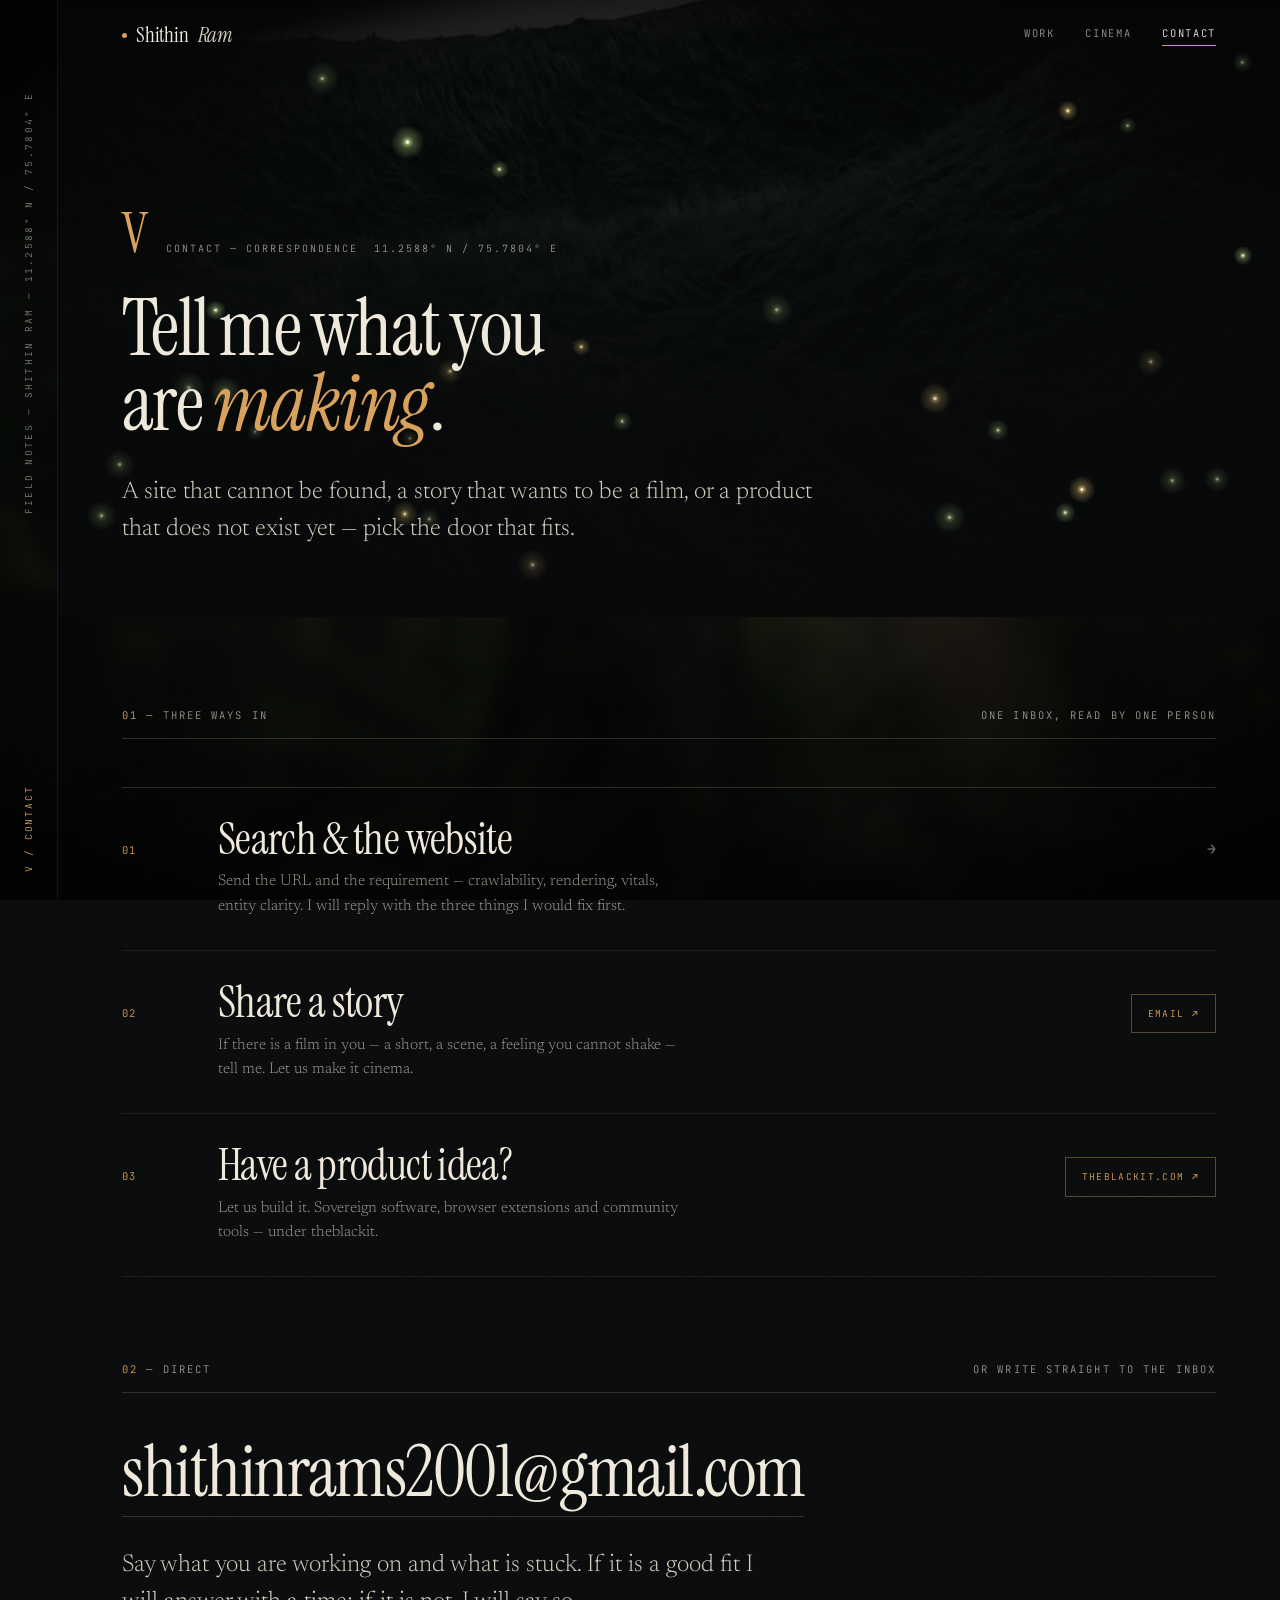
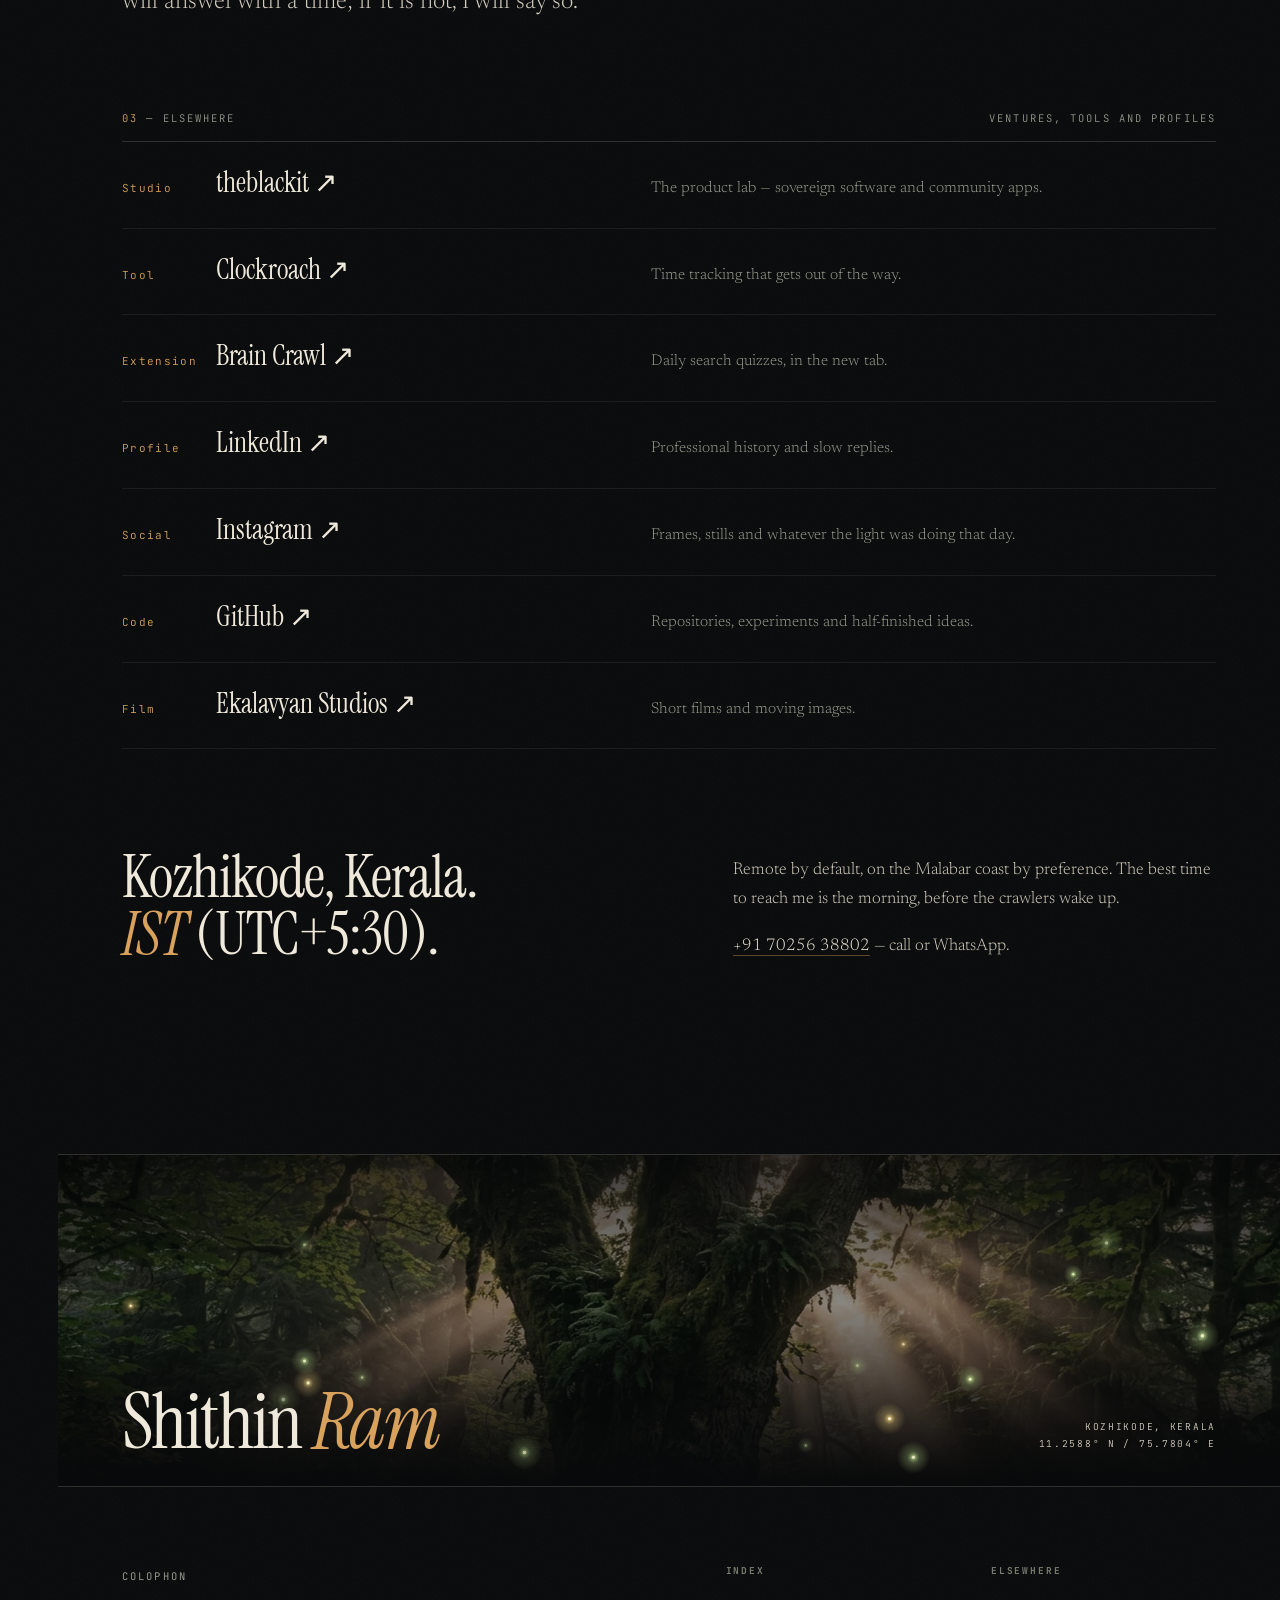
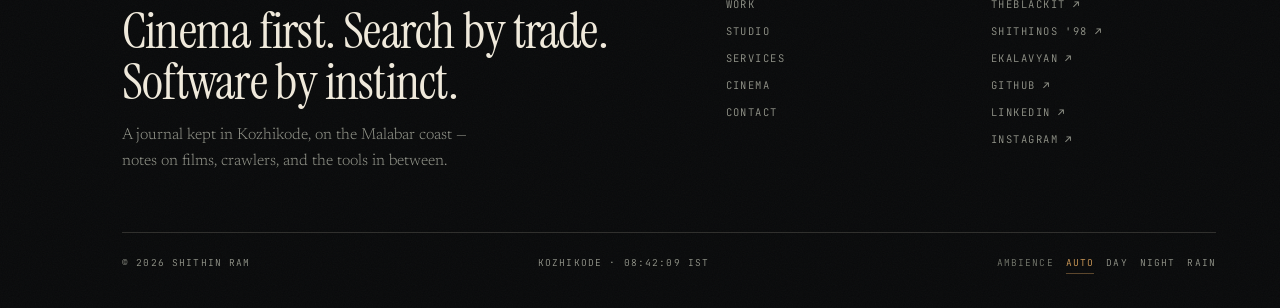
<file: contact.html>
<!DOCTYPE html>
<html lang="en">
<head>
<meta charset="UTF-8">
<meta name="viewport" content="width=device-width, initial-scale=1.0">
<title>Contact — Shithin Ram</title>
<meta name="description" content="Get in touch with Shithin Ram directly for collaborations and ideas.">
<meta name="author" content="Shithin Ram S">
<meta name="robots" content="index, follow, max-image-preview:large">
<link rel="canonical" href="https://shithin.com/contact.html">
<meta property="og:locale" content="en_US">
<meta property="og:type" content="website">
<meta property="og:title" content="Contact — Shithin Ram">
<meta property="og:description" content="Get in touch with Shithin Ram directly for collaborations and ideas.">
<meta property="og:url" content="https://shithin.com/contact.html">
<meta property="og:site_name" content="Shithin Ram">
<meta property="og:image" content="https://shithin.com/img/og.jpg">
<meta property="og:image:type" content="image/jpeg">
<meta property="og:image:width" content="1200">
<meta property="og:image:height" content="630">
<meta property="og:image:alt" content="A dark forest clearing, lit by low light">
<meta name="twitter:card" content="summary_large_image">
<meta name="twitter:title" content="Contact — Shithin Ram">
<meta name="twitter:description" content="Get in touch with Shithin Ram directly for collaborations and ideas.">
<meta name="twitter:image" content="https://shithin.com/img/og.jpg">
<meta name="twitter:image:alt" content="A dark forest clearing, lit by low light">
<meta name="theme-color" content="#08090a">
<link rel="icon" type="image/svg+xml" href="img/favicon.svg">
<link rel="preconnect" href="https://fonts.googleapis.com">
<link rel="preconnect" href="https://fonts.gstatic.com" crossorigin>
<link href="https://fonts.googleapis.com/css2?family=Instrument+Serif:ital@0;1&family=JetBrains+Mono:wght@300;400;500&family=Newsreader:ital,opsz,wght@0,6..72,200;0,6..72,300;0,6..72,400;1,6..72,300&display=swap" rel="stylesheet">
<link rel="stylesheet" href="css/site.css">
<script>document.documentElement.className+=' js';</script>
<script type="application/ld+json">{"@context":"https://schema.org","@graph":[{"@type":"Person","@id":"https://shithin.com/#person","name":"Shithin Ram","alternateName":"Shithin Ram S","url":"https://shithin.com/","image":"https://shithin.com/img/og.jpg","jobTitle":"SEO Team Lead","worksFor":{"@type":"Organization","name":"Acodez IT Solutions"},"memberOf":{"@id":"https://theblackit.com/#organization"},"knowsAbout":["Technical SEO","Core Web Vitals","Generative engine optimisation","Search engine architecture","Filmmaking","Screenwriting","Film criticism"],"sameAs":["https://www.linkedin.com/in/shithin-ram-158327246/","https://www.instagram.com/_shithin_s_/","https://www.youtube.com/@EkalavyansStudio","https://github.com/shithins/"]},{"@type":"Organization","@id":"https://theblackit.com/#organization","name":"theblackit","url":"https://theblackit.com","description":"Independent product studio in Kerala building sovereign software, browser extensions and community apps.","founder":{"@id":"https://shithin.com/#person"}},{"@type":"WebSite","@id":"https://shithin.com/#website","url":"https://shithin.com/","name":"Shithin Ram — Field Notes","inLanguage":"en","publisher":{"@id":"https://shithin.com/#person"}},{"@type":"WebPage","@id":"https://shithin.com/contact.html#webpage","url":"https://shithin.com/contact.html","name":"Contact — Shithin Ram","description":"Get in touch with Shithin Ram directly for collaborations and ideas.","inLanguage":"en","isPartOf":{"@id":"https://shithin.com/#website"},"about":{"@id":"https://shithin.com/#person"},"primaryImageOfPage":{"@type":"ImageObject","url":"https://shithin.com/img/og.jpg"}},{"@type":"BreadcrumbList","itemListElement":[{"@type":"ListItem","position":1,"name":"Home","item":"https://shithin.com/"},{"@type":"ListItem","position":2,"name":"Contact","item":"https://shithin.com/contact.html"}]}]}</script>
</head>
<body class="has-rail">
<div class="progress" id="progress" aria-hidden="true"></div>
<a class="skip" href="#main">Skip to content</a>
<header class="topbar" id="bar">
    <a class="wordmark" href="./">
      <span class="wordmark__dot" aria-hidden="true"></span>
      Shithin <em>Ram</em>
    </a>
    <nav class="nav" aria-label="Primary">
      <a href="work.html">Work</a>
      <a href="cinema.html">Cinema</a>
      <a href="contact.html" aria-current="page">Contact</a>
    </nav>
</header>
<aside class="rail" aria-hidden="true">
    <span class="rail__text">Field Notes — Shithin Ram — 11.2588° N / 75.7804° E</span>
    <span class="rail__ticks">
      <span class="rail__tick" data-rail-tick="1"></span>
      <span class="rail__tick" data-rail-tick="2"></span>
      <span class="rail__tick" data-rail-tick="3"></span>
      <span class="rail__tick" data-rail-tick="4"></span>
      <span class="rail__tick" data-rail-tick="5"></span>
    </span>
    <span class="rail__now" id="rail-now">V / Contact</span>
</aside>
<main id="main">
  <section class="masthead" data-chapter="01">
    <div class="masthead__bg" aria-hidden="true">
      <img class="clim-img" src="img/forest-wide-02.webp" alt="" width="2200" height="1100">
    </div>
    <div class="fauna-field" data-fauna aria-hidden="true"></div>
    <div class="masthead__inner wrap">
      <div class="masthead__index">
        <span class="masthead__no">V</span>
        <span>Contact — correspondence</span>
        <span>11.2588° N / 75.7804° E</span>
      </div>
      <h1 class="h1">Tell me what you are <em>making</em>.</h1>
      <p class="lede masthead__sub">A site that cannot be found, a story that wants to be a film, or a product
        that does not exist yet — pick the door that fits.</p>
    </div>
  </section>

  <section class="chapter" style="padding-top: clamp(48px, 7vw, 90px);">
    <div class="wrap">
      <div class="rule" style="margin-bottom: clamp(24px, 3.5vw, 40px);">
        <span><span class="rule__num">01</span> — Three ways in</span>
        <span>One inbox, read by one person</span>
      </div>

      <div class="paths">
        <a class="path" data-reveal href="contact.html">
          <span class="path__no">01</span>
          <span class="path__body">
            <span class="path__title">Search &amp; the website</span>
            <span class="path__desc">Send the URL and the requirement — crawlability, rendering, vitals, entity clarity. I will reply with the three things I would fix first.</span>
          </span>
          <span class="path__arrow" aria-hidden="true">→</span>
        </a>

        <a class="path" data-reveal href="mailto:shithinrams2001@gmail.com">
          <span class="path__no">02</span>
          <span class="path__body">
            <span class="path__title">Share a story</span>
            <span class="path__desc">If there is a film in you — a short, a scene, a feeling you cannot shake — tell me. Let us make it cinema.</span>
          </span>
          <span class="path__cta">Email ↗</span>
        </a>

        <a class="path" data-reveal href="https://theblackit.com" target="_blank" rel="noopener noreferrer">
          <span class="path__no">03</span>
          <span class="path__body">
            <span class="path__title">Have a product idea?</span>
            <span class="path__desc">Let us build it. Sovereign software, browser extensions and community tools — under theblackit.</span>
          </span>
          <span class="path__cta">theblackit.com ↗</span>
        </a>
      </div>


      <div style="margin-top: clamp(48px, 7vw, 84px);">
        <div class="rule" style="margin-bottom: clamp(26px, 3.5vw, 42px);">
          <span><span class="rule__num">02</span> — Direct</span>
          <span>Or write straight to the inbox</span>
        </div>
        <p data-reveal>
          <a class="coda__email" href="mailto:shithinrams2001@gmail.com">shithinrams2001@gmail.com</a>
        </p>
        <p class="lede" data-reveal style="margin-top: clamp(20px, 3vw, 30px);">Say what you are working on and
          what is stuck. If it is a good fit I will answer with a time; if it is not, I will say so.</p>
      </div>

      <div style="margin-top: clamp(52px, 7vw, 90px);">
        <div class="rule" style="margin-bottom: 0;">
          <span><span class="rule__num">03</span> — Elsewhere</span>
          <span>Ventures, tools and profiles</span>
        </div>
        <div class="ledger">
          <a class="ledger__row" data-reveal href="https://theblackit.com" target="_blank" rel="noopener noreferrer">
            <span class="ledger__num">Studio</span>
            <span class="ledger__term">theblackit ↗</span>
            <span class="ledger__desc">The product lab — sovereign software and community apps.</span>
          </a>
          <a class="ledger__row" data-reveal href="https://clockroach.work/" target="_blank" rel="noopener noreferrer">
            <span class="ledger__num">Tool</span>
            <span class="ledger__term">Clockroach ↗</span>
            <span class="ledger__desc">Time tracking that gets out of the way.</span>
          </a>
          <a class="ledger__row" data-reveal href="https://chromewebstore.google.com/detail/brain-crawl/opgjgghmabeencknffaifddjcnallngp" target="_blank" rel="noopener noreferrer">
            <span class="ledger__num">Extension</span>
            <span class="ledger__term">Brain Crawl ↗</span>
            <span class="ledger__desc">Daily search quizzes, in the new tab.</span>
          </a>
          <a class="ledger__row" data-reveal href="https://www.linkedin.com/in/shithin-ram-158327246/" target="_blank" rel="noopener noreferrer">
            <span class="ledger__num">Profile</span>
            <span class="ledger__term">LinkedIn ↗</span>
            <span class="ledger__desc">Professional history and slow replies.</span>
          </a>
          <a class="ledger__row" data-reveal href="https://www.instagram.com/_shithin_s_/" target="_blank" rel="noopener noreferrer">
            <span class="ledger__num">Social</span>
            <span class="ledger__term">Instagram ↗</span>
            <span class="ledger__desc">Frames, stills and whatever the light was doing that day.</span>
          </a>
          <a class="ledger__row" data-reveal href="https://github.com/shithins/" target="_blank" rel="noopener noreferrer">
            <span class="ledger__num">Code</span>
            <span class="ledger__term">GitHub ↗</span>
            <span class="ledger__desc">Repositories, experiments and half-finished ideas.</span>
          </a>
          <a class="ledger__row" data-reveal href="https://www.youtube.com/@EkalavyansStudio" target="_blank" rel="noopener noreferrer">
            <span class="ledger__num">Film</span>
            <span class="ledger__term">Ekalavyan Studios ↗</span>
            <span class="ledger__desc">Short films and moving images.</span>
          </a>
        </div>
      </div>

      <div class="spread" style="margin-top: clamp(56px, 8vw, 100px);">
        <div class="spread__main" data-reveal>
          <h2 class="h2">Kozhikode, Kerala. <em>IST</em> (UTC+5:30).</h2>
        </div>
        <div class="spread__aside body" data-reveal>
          <p>Remote by default, on the Malabar coast by preference. The best time to reach me is the morning,
            before the crawlers wake up.</p>
          <p><a href="tel:+917025638802">+91 70256 38802</a> — call or WhatsApp.</p>
        </div>
      </div>
    </div>
  </section>
</main>

<footer class="colophon">
  <div class="colophon__plate">
    <div class="colophon__plate-img clim-img" aria-hidden="true"></div>
    <div class="fauna-field" data-fauna aria-hidden="true"></div>
    <div class="colophon__fin">Shithin <em>Ram</em></div>
    <div class="colophon__plate-meta">Kozhikode, Kerala<br>11.2588° N / 75.7804° E</div>
  </div>

  <div class="wrap">
    <div class="colophon__body">
      <div>
        <span class="label">Colophon</span>
        <p class="colophon__name">Cinema first. Search by trade. Software by instinct.</p>
        <p class="colophon__line">A journal kept in Kozhikode, on the Malabar coast — notes on films,
          crawlers, and the tools in between.</p>
      </div>

      <div class="colophon__links">
        <div class="colophon__col">
          <h4>Index</h4>
          <a href="work.html">Work</a>
          <a href="studio.html">Studio</a>
          <a href="services.html">Services</a>
          <a href="cinema.html">Cinema</a>
          <a href="contact.html">Contact</a>
        </div>
        <div class="colophon__col">
          <h4>Elsewhere</h4>
          <a href="https://theblackit.com" target="_blank" rel="noopener noreferrer">TheBlackit ↗</a>
          <a href="https://os.shithin.com" target="_blank" rel="noopener noreferrer">ShithinOS '98 ↗</a>
          <a href="https://www.youtube.com/@EkalavyansStudio" target="_blank" rel="noopener noreferrer">Ekalavyan ↗</a>
          <a href="https://github.com/shithins/" target="_blank" rel="noopener noreferrer">GitHub ↗</a>
          <a href="https://www.linkedin.com/in/shithin-ram-158327246/" target="_blank" rel="noopener noreferrer">LinkedIn ↗</a>
          <a href="https://www.instagram.com/_shithin_s_/" target="_blank" rel="noopener noreferrer">Instagram ↗</a>
        </div>
      </div>
    </div>

    <div class="colophon__foot">
      <span>© <span id="yr">2026</span> Shithin Ram</span>
      <span>Kozhikode · <span id="clock">--:--:--</span> IST</span>
      <div class="ambience" role="group" aria-label="Ambience">
        <span class="ambience__label">Ambience</span>
        <button type="button" data-ambience="auto" aria-pressed="true">Auto</button>
        <button type="button" data-ambience="day" aria-pressed="false">Day</button>
        <button type="button" data-ambience="night" aria-pressed="false">Night</button>
        <button type="button" data-ambience="rain" aria-pressed="false">Rain</button>
      </div>
    </div>
  </div>
</footer>

<script src="js/site.js" defer></script>
</body>
</html>
</file>
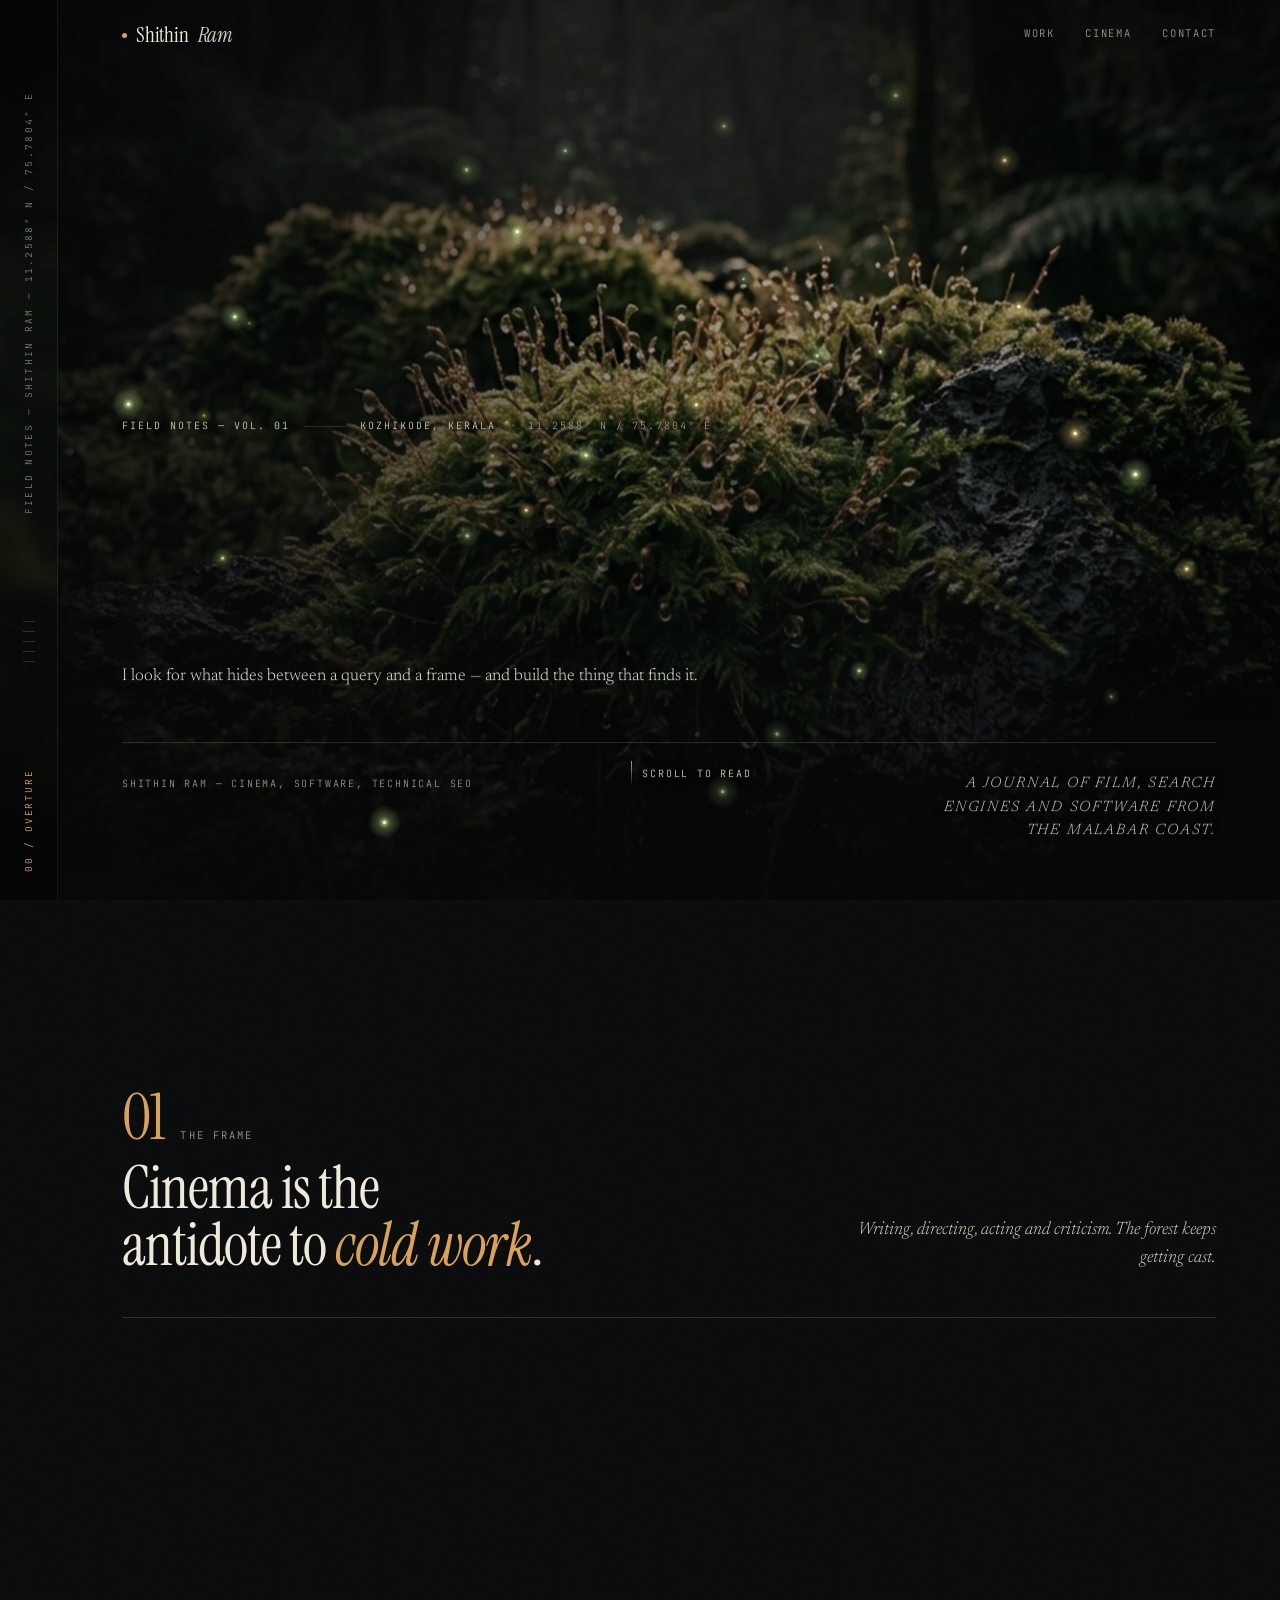
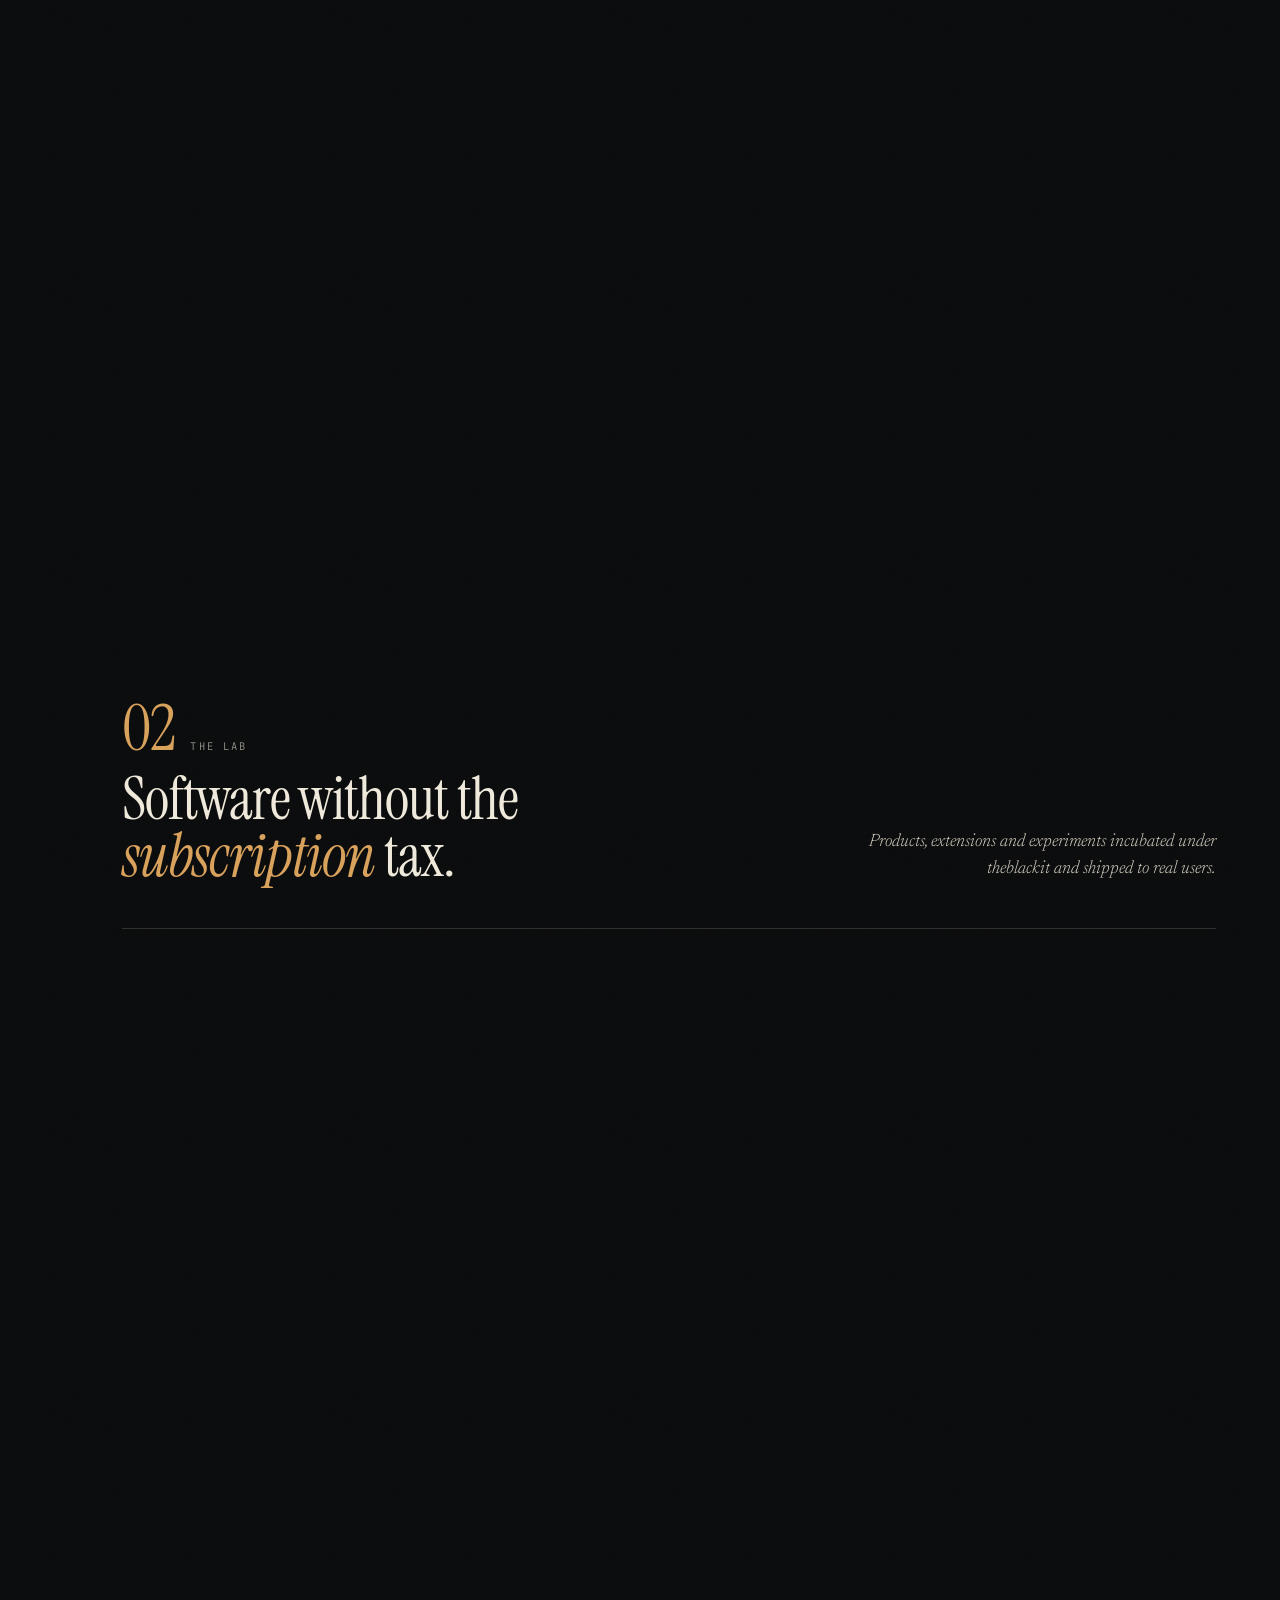
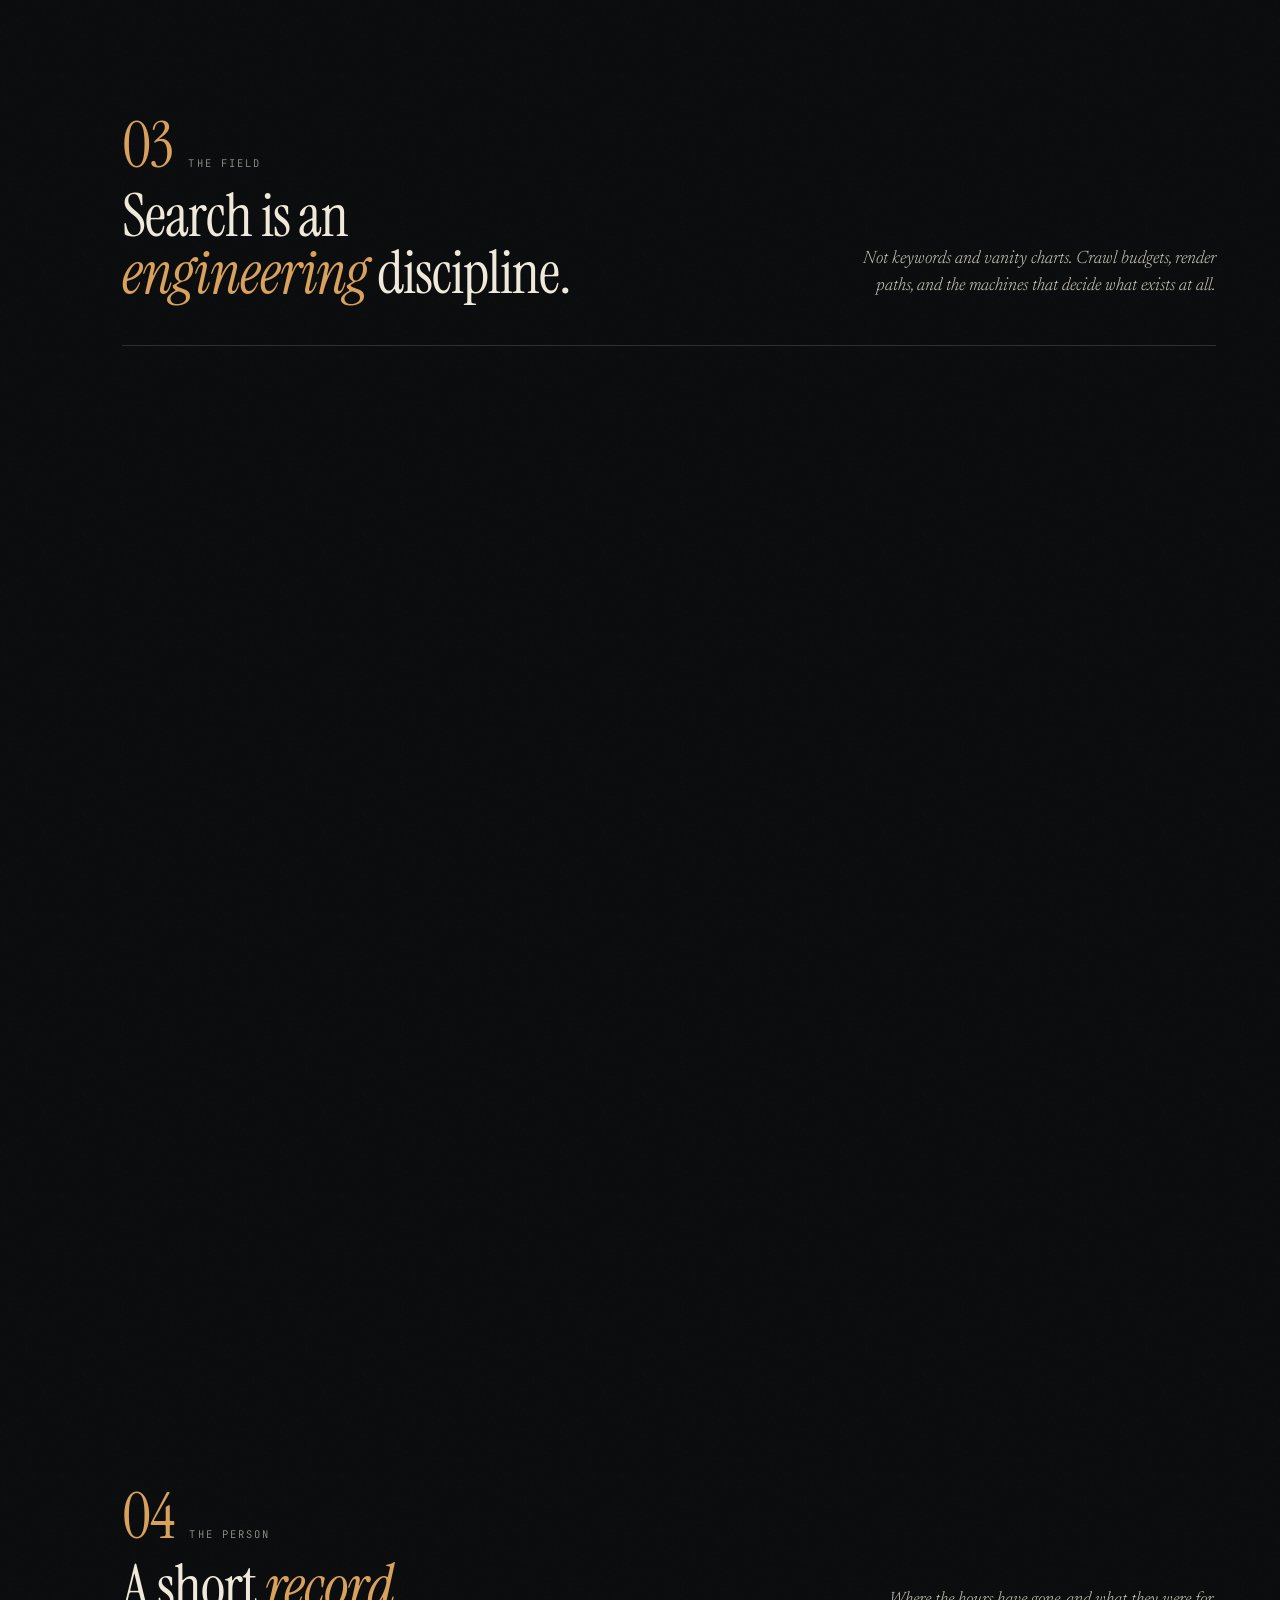
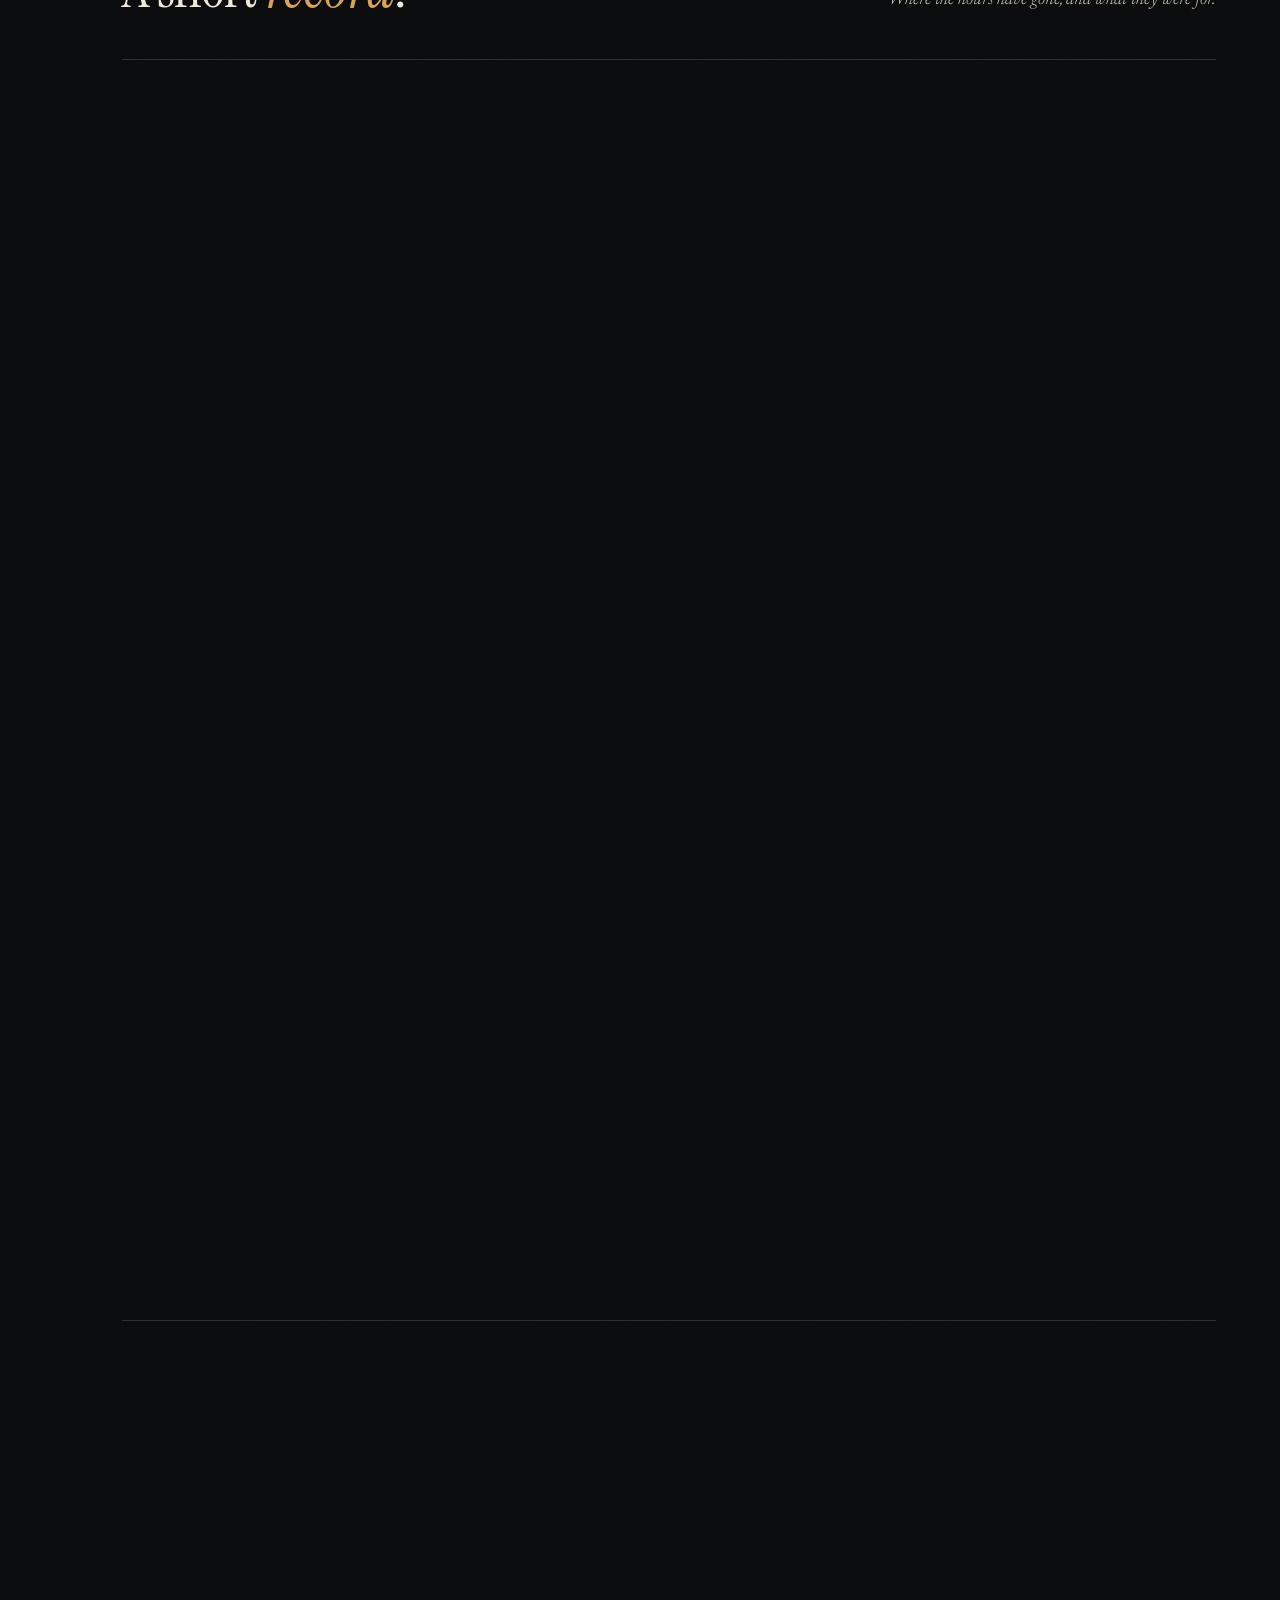
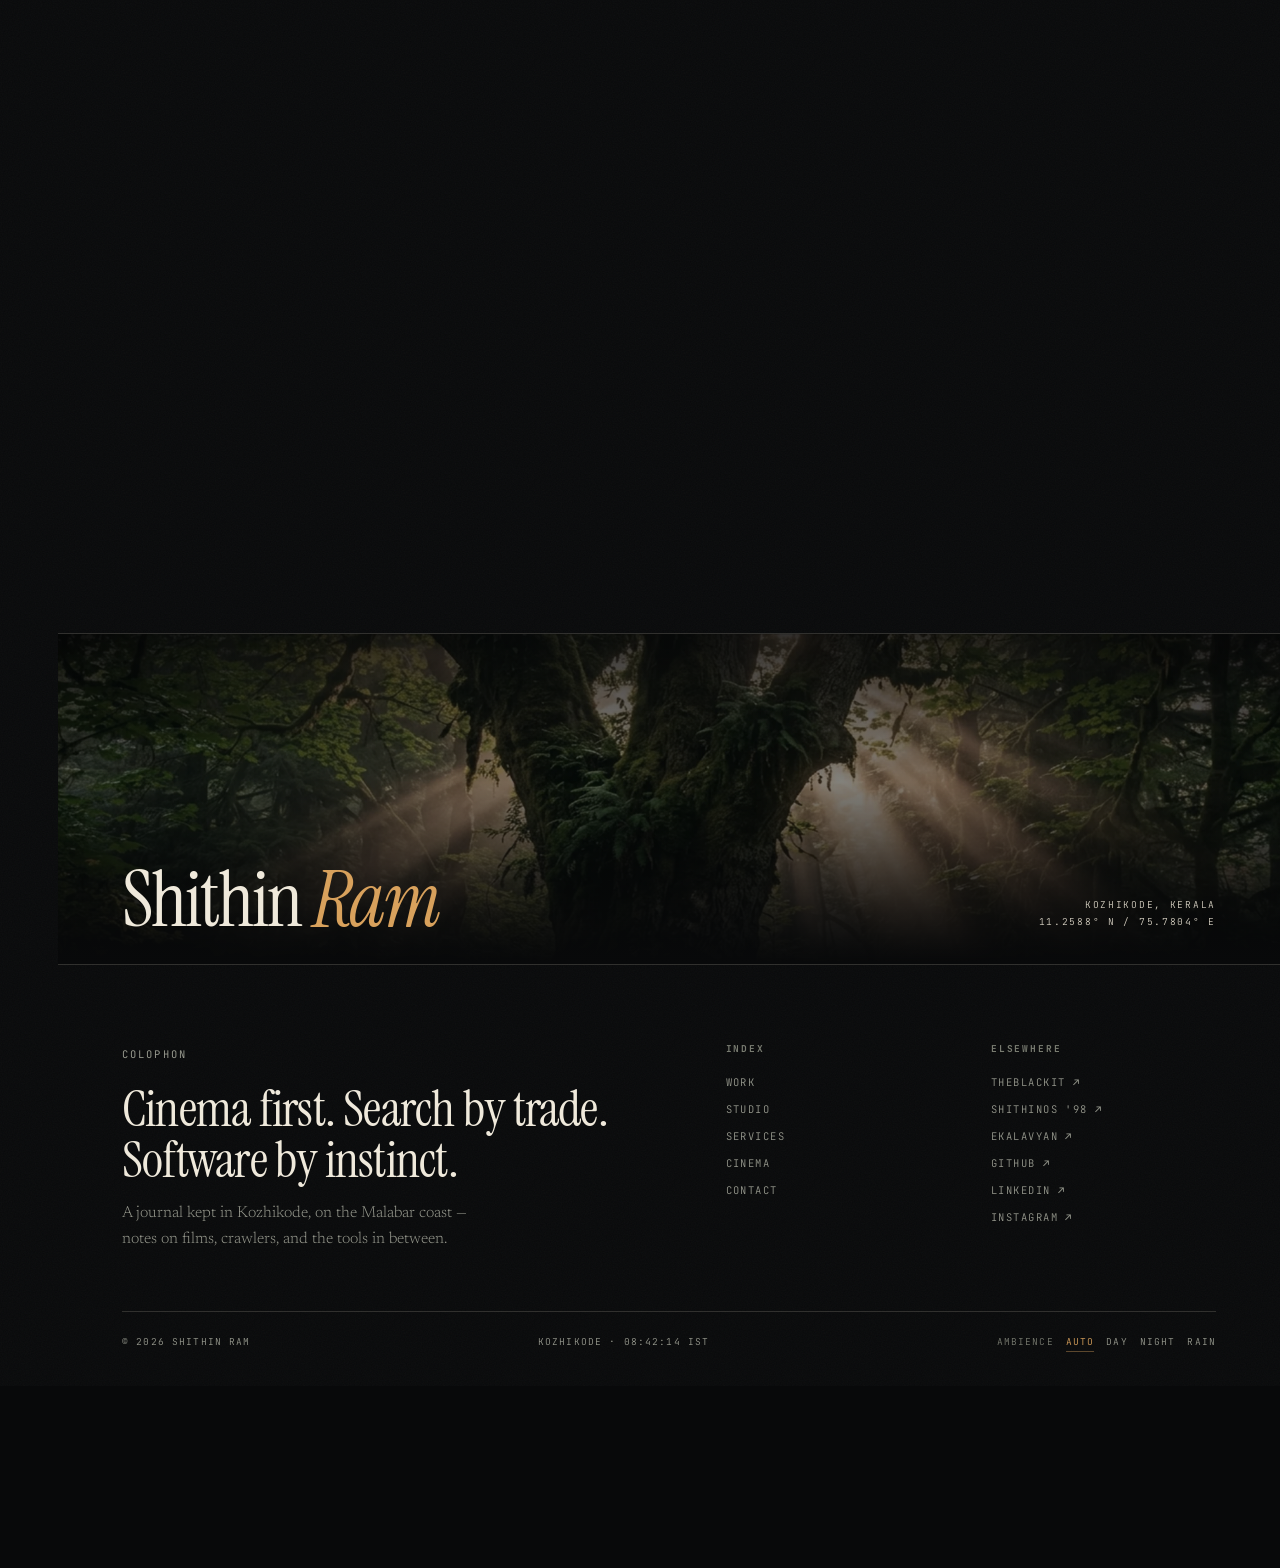
<file: projects.html>
<!DOCTYPE html>
<html lang="en">
<head>
<meta charset="UTF-8">
<title>Moved — Shithin Ram</title>
<link rel="canonical" href="https://shithin.com/index.html#products">
<meta name="robots" content="noindex, follow">
<meta http-equiv="refresh" content="0; url=index.html#products">
</head>
<body>
<p>Projects &amp; tools have moved to <a href="index.html#products">the products section of the homepage</a>.</p>
</body>
</html>
</file>
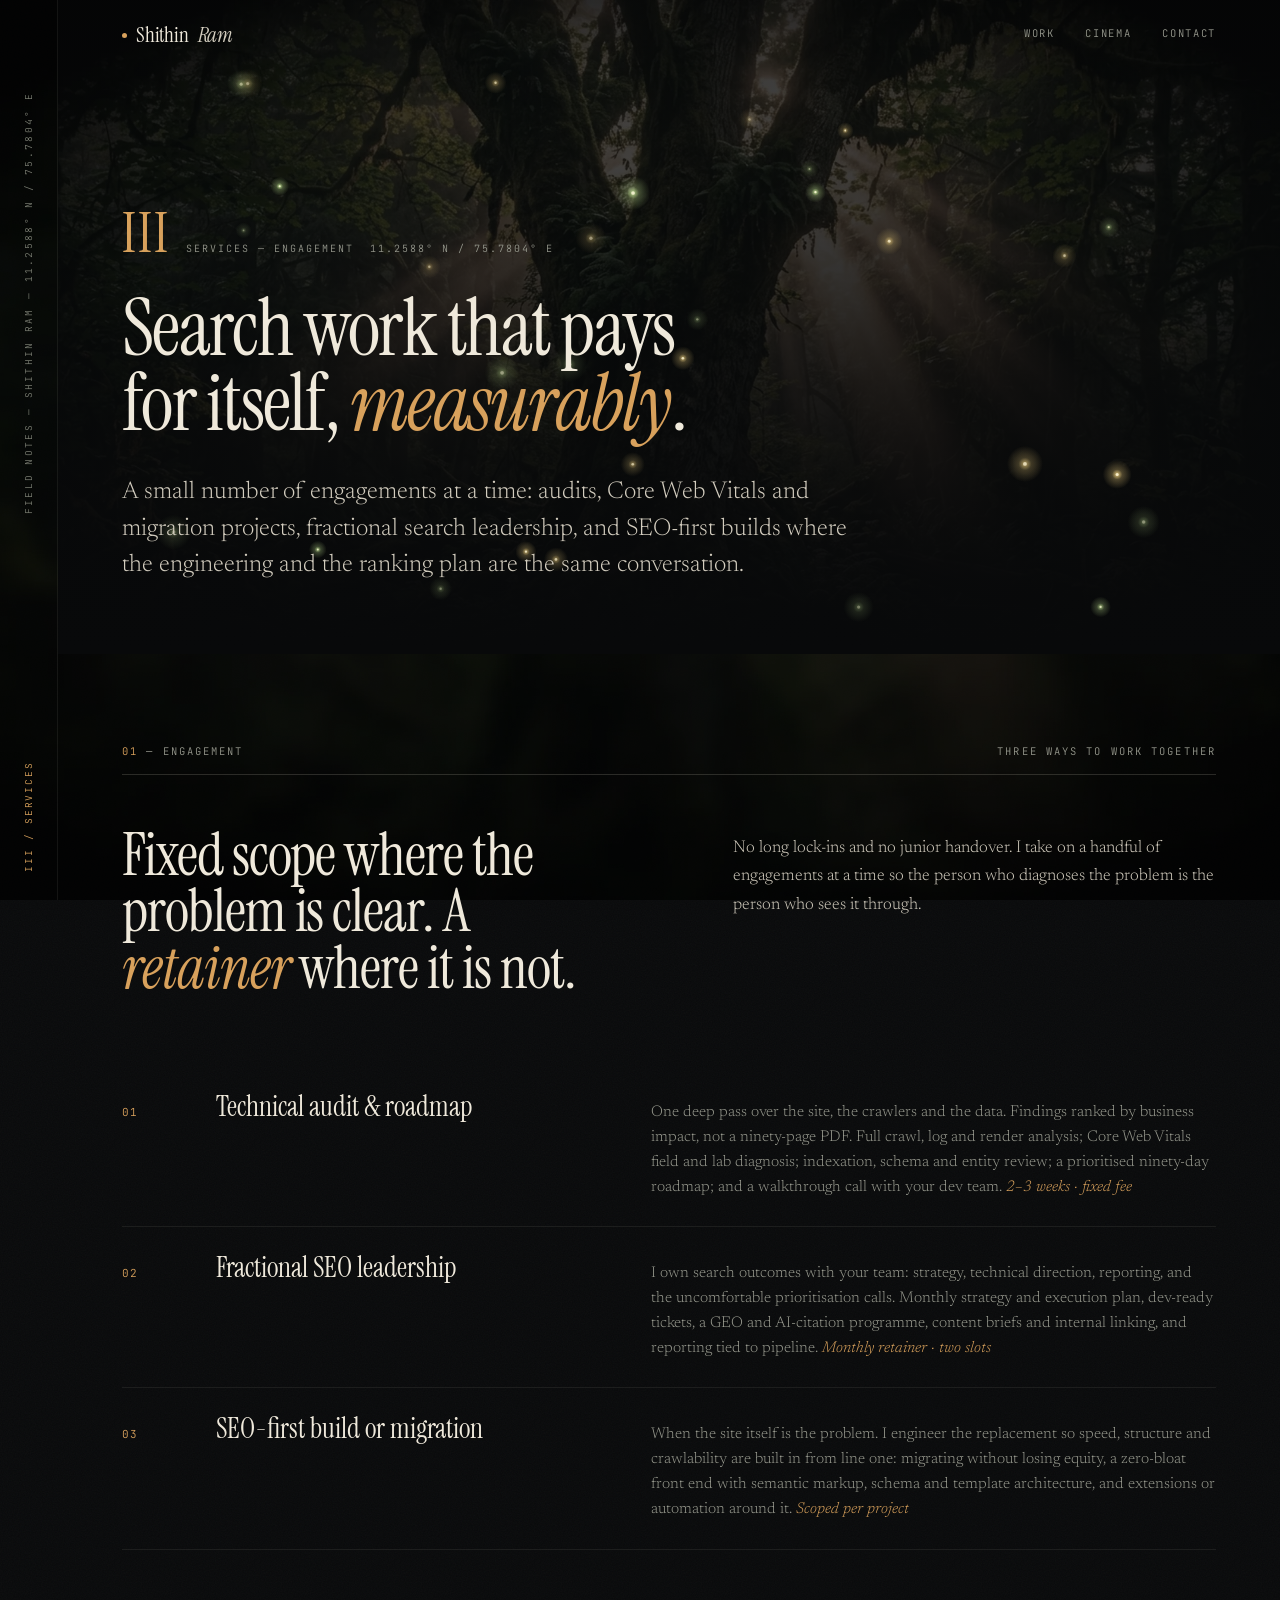
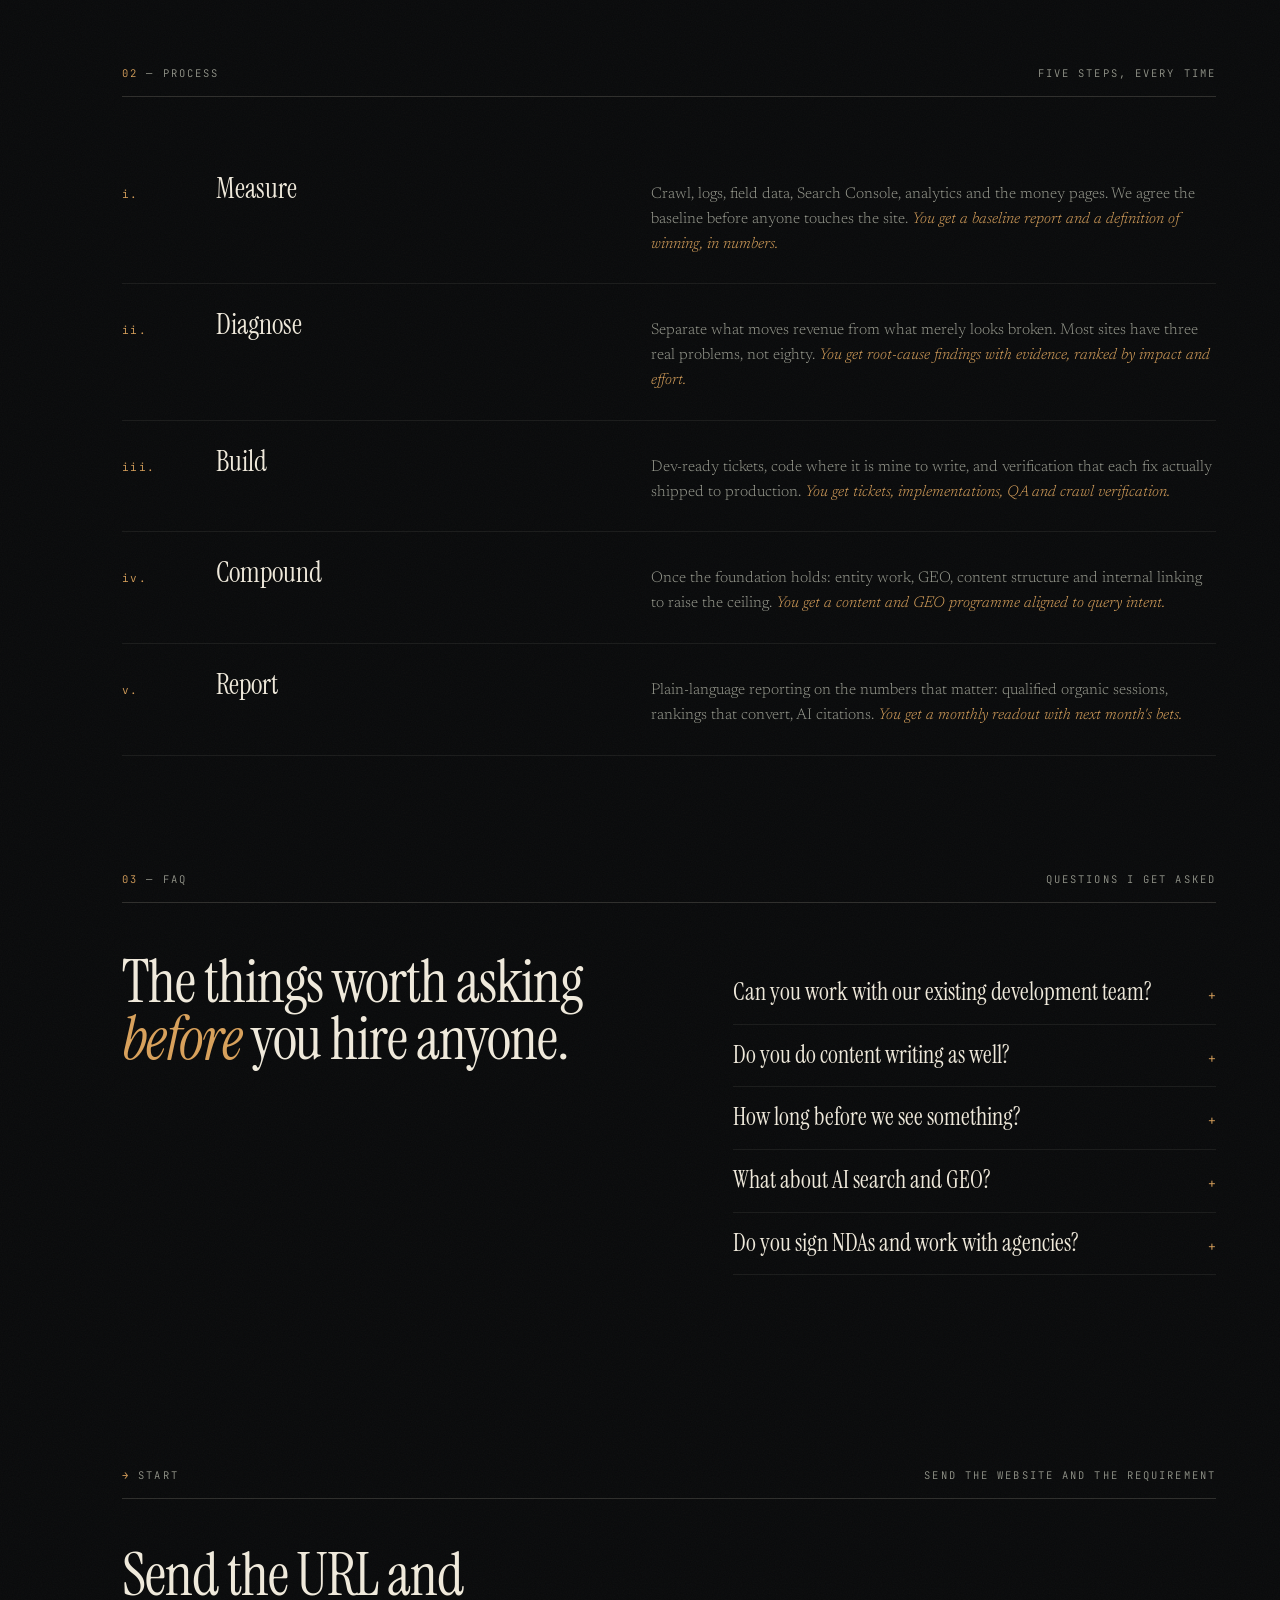
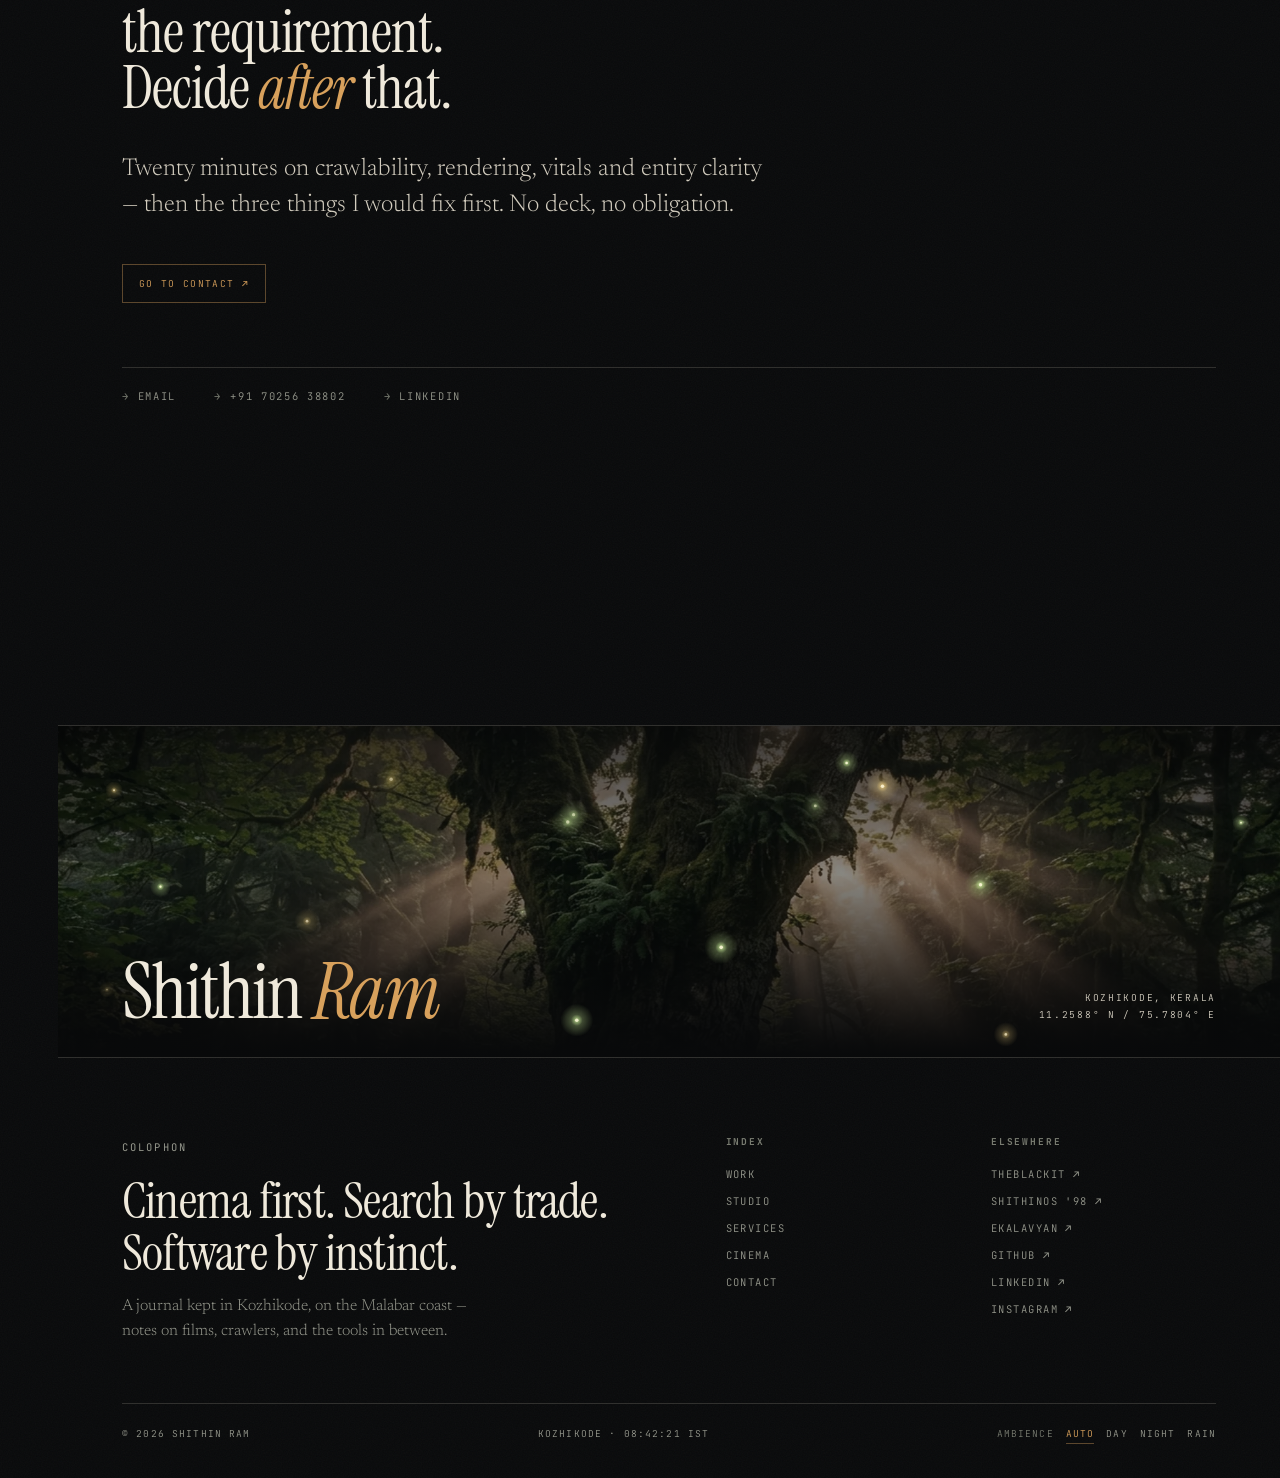
<file: services.html>
<!DOCTYPE html>
<html lang="en">
<head>
<meta charset="UTF-8">
<meta name="viewport" content="width=device-width, initial-scale=1.0">
<title>Services & Engagement — Shithin Ram</title>
<meta name="description" content="SEO consulting, technical audits, Core Web Vitals programmes, GEO and SEO-first web builds. Engagement models, process and FAQ.">
<meta name="author" content="Shithin Ram S">
<meta name="robots" content="index, follow, max-image-preview:large">
<link rel="canonical" href="https://shithin.com/services.html">
<meta property="og:locale" content="en_US">
<meta property="og:type" content="website">
<meta property="og:title" content="Services & Engagement — Shithin Ram">
<meta property="og:description" content="SEO consulting, technical audits, Core Web Vitals programmes, GEO and SEO-first web builds. Engagement models, process and FAQ.">
<meta property="og:url" content="https://shithin.com/services.html">
<meta property="og:site_name" content="Shithin Ram">
<meta property="og:image" content="https://shithin.com/img/og.jpg">
<meta property="og:image:type" content="image/jpeg">
<meta property="og:image:width" content="1200">
<meta property="og:image:height" content="630">
<meta property="og:image:alt" content="A dark forest clearing, lit by low light">
<meta name="twitter:card" content="summary_large_image">
<meta name="twitter:title" content="Services & Engagement — Shithin Ram">
<meta name="twitter:description" content="SEO consulting, technical audits, Core Web Vitals programmes, GEO and SEO-first web builds. Engagement models, process and FAQ.">
<meta name="twitter:image" content="https://shithin.com/img/og.jpg">
<meta name="twitter:image:alt" content="A dark forest clearing, lit by low light">
<meta name="theme-color" content="#08090a">
<link rel="icon" type="image/svg+xml" href="img/favicon.svg">
<link rel="preconnect" href="https://fonts.googleapis.com">
<link rel="preconnect" href="https://fonts.gstatic.com" crossorigin>
<link href="https://fonts.googleapis.com/css2?family=Instrument+Serif:ital@0;1&family=JetBrains+Mono:wght@300;400;500&family=Newsreader:ital,opsz,wght@0,6..72,200;0,6..72,300;0,6..72,400;1,6..72,300&display=swap" rel="stylesheet">
<link rel="stylesheet" href="css/site.css">
<script>document.documentElement.className+=' js';</script>
<script type="application/ld+json">{"@context":"https://schema.org","@graph":[{"@type":"Person","@id":"https://shithin.com/#person","name":"Shithin Ram","alternateName":"Shithin Ram S","url":"https://shithin.com/","image":"https://shithin.com/img/og.jpg","jobTitle":"SEO Team Lead","worksFor":{"@type":"Organization","name":"Acodez IT Solutions"},"memberOf":{"@id":"https://theblackit.com/#organization"},"knowsAbout":["Technical SEO","Core Web Vitals","Generative engine optimisation","Search engine architecture","Filmmaking","Screenwriting","Film criticism"],"sameAs":["https://www.linkedin.com/in/shithin-ram-158327246/","https://www.instagram.com/_shithin_s_/","https://www.youtube.com/@EkalavyansStudio","https://github.com/shithins/"]},{"@type":"Organization","@id":"https://theblackit.com/#organization","name":"theblackit","url":"https://theblackit.com","description":"Independent product studio in Kerala building sovereign software, browser extensions and community apps.","founder":{"@id":"https://shithin.com/#person"}},{"@type":"WebSite","@id":"https://shithin.com/#website","url":"https://shithin.com/","name":"Shithin Ram — Field Notes","inLanguage":"en","publisher":{"@id":"https://shithin.com/#person"}},{"@type":"WebPage","@id":"https://shithin.com/services.html#webpage","url":"https://shithin.com/services.html","name":"Services & Engagement — Shithin Ram","description":"SEO consulting, technical audits, Core Web Vitals programmes, GEO and SEO-first web builds. Engagement models, process and FAQ.","inLanguage":"en","isPartOf":{"@id":"https://shithin.com/#website"},"about":{"@id":"https://shithin.com/#person"},"primaryImageOfPage":{"@type":"ImageObject","url":"https://shithin.com/img/og.jpg"}},{"@type":"BreadcrumbList","itemListElement":[{"@type":"ListItem","position":1,"name":"Home","item":"https://shithin.com/"},{"@type":"ListItem","position":2,"name":"Services","item":"https://shithin.com/services.html"}]}]}</script>
</head>
<body class="has-rail">
<div class="progress" id="progress" aria-hidden="true"></div>
<a class="skip" href="#main">Skip to content</a>
<header class="topbar" id="bar">
    <a class="wordmark" href="./">
      <span class="wordmark__dot" aria-hidden="true"></span>
      Shithin <em>Ram</em>
    </a>
    <nav class="nav" aria-label="Primary">
      <a href="work.html">Work</a>
      <a href="cinema.html">Cinema</a>
      <a href="contact.html">Contact</a>
    </nav>
</header>
<aside class="rail" aria-hidden="true">
    <span class="rail__text">Field Notes — Shithin Ram — 11.2588° N / 75.7804° E</span>
    <span class="rail__ticks">
      <span class="rail__tick" data-rail-tick="1"></span>
      <span class="rail__tick" data-rail-tick="2"></span>
      <span class="rail__tick" data-rail-tick="3"></span>
      <span class="rail__tick" data-rail-tick="4"></span>
      <span class="rail__tick" data-rail-tick="5"></span>
    </span>
    <span class="rail__now" id="rail-now">III / Services</span>
</aside>
<main id="main">
  <section class="masthead" data-chapter="01">
    <div class="masthead__bg" aria-hidden="true">
      <img class="clim-img" src="img/forest-wide-01.webp" alt="" width="2200" height="1100">
    </div>
    <div class="fauna-field" data-fauna aria-hidden="true"></div>
    <div class="masthead__inner wrap">
      <div class="masthead__index">
        <span class="masthead__no">III</span>
        <span>Services — engagement</span>
        <span>11.2588° N / 75.7804° E</span>
      </div>
      <h1 class="h1">Search work that pays for itself, <em>measurably</em>.</h1>
      <p class="lede masthead__sub">A small number of engagements at a time: audits, Core Web Vitals and migration
        projects, fractional search leadership, and SEO-first builds where the engineering and the ranking
        plan are the same conversation.</p>
    </div>
  </section>

  <section class="chapter" style="padding-top: clamp(48px, 7vw, 90px);">
    <div class="wrap">
      <div class="rule" style="margin-bottom: clamp(30px, 4vw, 52px);">
        <span><span class="rule__num">01</span> — Engagement</span>
        <span>Three ways to work together</span>
      </div>

      <div class="spread">
        <div class="spread__main" data-reveal>
          <h2 class="h2">Fixed scope where the problem is clear. A <em>retainer</em> where it is not.</h2>
        </div>
        <div class="spread__aside body" data-reveal>
          <p>No long lock-ins and no junior handover. I take on a handful of engagements at a time so the
            person who diagnoses the problem is the person who sees it through.</p>
        </div>
      </div>

      <div class="ledger" style="margin-top: clamp(40px, 6vw, 70px);">
        <div class="ledger__row" data-reveal>
          <span class="ledger__num">01</span>
          <span class="ledger__term">Technical audit &amp; roadmap</span>
          <span class="ledger__desc">One deep pass over the site, the crawlers and the data. Findings ranked by
            business impact, not a ninety-page PDF. Full crawl, log and render analysis; Core Web Vitals field
            and lab diagnosis; indexation, schema and entity review; a prioritised ninety-day roadmap; and a
            walkthrough call with your dev team. <em>2–3 weeks · fixed fee</em></span>
        </div>
        <div class="ledger__row" data-reveal>
          <span class="ledger__num">02</span>
          <span class="ledger__term">Fractional SEO leadership</span>
          <span class="ledger__desc">I own search outcomes with your team: strategy, technical direction,
            reporting, and the uncomfortable prioritisation calls. Monthly strategy and execution plan,
            dev-ready tickets, a GEO and AI-citation programme, content briefs and internal linking, and
            reporting tied to pipeline. <em>Monthly retainer · two slots</em></span>
        </div>
        <div class="ledger__row" data-reveal>
          <span class="ledger__num">03</span>
          <span class="ledger__term">SEO-first build or migration</span>
          <span class="ledger__desc">When the site itself is the problem. I engineer the replacement so speed,
            structure and crawlability are built in from line one: migrating without losing equity, a
            zero-bloat front end with semantic markup, schema and template architecture, and extensions or
            automation around it. <em>Scoped per project</em></span>
        </div>
      </div>

      <div style="margin-top: clamp(64px, 9vw, 120px);">
        <div class="rule" style="margin-bottom: clamp(30px, 4vw, 52px);">
          <span><span class="rule__num">02</span> — Process</span>
          <span>Five steps, every time</span>
        </div>
        <div class="ledger">
          <div class="ledger__row" data-reveal>
            <span class="ledger__num">i.</span>
            <span class="ledger__term">Measure</span>
            <span class="ledger__desc">Crawl, logs, field data, Search Console, analytics and the money pages.
              We agree the baseline before anyone touches the site. <em>You get a baseline report and a
              definition of winning, in numbers.</em></span>
          </div>
          <div class="ledger__row" data-reveal>
            <span class="ledger__num">ii.</span>
            <span class="ledger__term">Diagnose</span>
            <span class="ledger__desc">Separate what moves revenue from what merely looks broken. Most sites
              have three real problems, not eighty. <em>You get root-cause findings with evidence, ranked by
              impact and effort.</em></span>
          </div>
          <div class="ledger__row" data-reveal>
            <span class="ledger__num">iii.</span>
            <span class="ledger__term">Build</span>
            <span class="ledger__desc">Dev-ready tickets, code where it is mine to write, and verification
              that each fix actually shipped to production. <em>You get tickets, implementations, QA and
              crawl verification.</em></span>
          </div>
          <div class="ledger__row" data-reveal>
            <span class="ledger__num">iv.</span>
            <span class="ledger__term">Compound</span>
            <span class="ledger__desc">Once the foundation holds: entity work, GEO, content structure and
              internal linking to raise the ceiling. <em>You get a content and GEO programme aligned to query
              intent.</em></span>
          </div>
          <div class="ledger__row" data-reveal>
            <span class="ledger__num">v.</span>
            <span class="ledger__term">Report</span>
            <span class="ledger__desc">Plain-language reporting on the numbers that matter: qualified organic
              sessions, rankings that convert, AI citations. <em>You get a monthly readout with next month's
              bets.</em></span>
          </div>
        </div>
      </div>

      <div style="margin-top: clamp(64px, 9vw, 120px);">
        <div class="rule" style="margin-bottom: clamp(30px, 4vw, 52px);">
          <span><span class="rule__num">03</span> — FAQ</span>
          <span>Questions I get asked</span>
        </div>
        <div class="spread">
          <div class="spread__main" data-reveal>
            <h2 class="h2">The things worth asking <em>before</em> you hire anyone.</h2>
          </div>
          <div class="spread__aside body" data-reveal>
            <details>
              <summary>Can you work with our existing development team?</summary>
              <p>That is the usual setup. I produce tickets your engineers can act on, review implementations
                and verify what shipped. If they are comfortable with me contributing code directly, that is
                usually faster.</p>
            </details>
            <details>
              <summary>Do you do content writing as well?</summary>
              <p>I do content strategy, briefs and structural editing, plus technical writing where the topic
                is search. For long-form editorial at volume I will brief and review rather than write
                everything myself.</p>
            </details>
            <details>
              <summary>How long before we see something?</summary>
              <p>Technical wins often show within weeks: indexation recoveries, crawl budget, page speed.
                Competitive ranking and entity gains compound over three to six months. I will tell you which
                kind of result to expect at each stage.</p>
            </details>
            <details>
              <summary>What about AI search and GEO?</summary>
              <p>It runs alongside classic SEO, not instead of it. Entities, schema, structure and citable
                content are the same foundation that makes answer engines comfortable quoting you.</p>
            </details>
            <details>
              <summary>Do you sign NDAs and work with agencies?</summary>
              <p>Yes to both. A good share of my work is specialist support behind agency teams, including
                white-label technical audits.</p>
            </details>
          </div>
        </div>
      </div>
    </div>
  </section>

  <section class="coda">
    <div class="wrap">
      <div class="rule" data-reveal style="margin-bottom: clamp(30px, 4vw, 48px);">
        <span><span class="rule__num">→</span> Start</span>
        <span>Send the website and the requirement</span>
      </div>
      <h2 class="h2" data-reveal style="max-width: 16ch;">Send the URL and the requirement. Decide <em>after</em> that.</h2>
      <p class="lede" data-reveal style="margin-top: clamp(22px, 3vw, 34px);">Twenty minutes on crawlability,
        rendering, vitals and entity clarity — then the three things I would fix first. No deck, no obligation.</p>
      <p style="margin-top: clamp(26px, 4vw, 40px);" data-reveal>
        <a class="path__cta" href="contact.html">Go to contact ↗</a>
      </p>
      <div class="coda__links" data-reveal>
        <a href="mailto:shithinrams2001@gmail.com"><span>→</span> Email</a>
        <a href="tel:+917025638802"><span>→</span> +91 70256 38802</a>
        <a href="https://www.linkedin.com/in/shithin-ram-158327246/" target="_blank" rel="noopener noreferrer"><span>→</span> LinkedIn</a>
      </div>
    </div>
  </section>
</main>

<footer class="colophon">
  <div class="colophon__plate">
    <div class="colophon__plate-img clim-img" aria-hidden="true"></div>
    <div class="fauna-field" data-fauna aria-hidden="true"></div>
    <div class="colophon__fin">Shithin <em>Ram</em></div>
    <div class="colophon__plate-meta">Kozhikode, Kerala<br>11.2588° N / 75.7804° E</div>
  </div>

  <div class="wrap">
    <div class="colophon__body">
      <div>
        <span class="label">Colophon</span>
        <p class="colophon__name">Cinema first. Search by trade. Software by instinct.</p>
        <p class="colophon__line">A journal kept in Kozhikode, on the Malabar coast — notes on films,
          crawlers, and the tools in between.</p>
      </div>

      <div class="colophon__links">
        <div class="colophon__col">
          <h4>Index</h4>
          <a href="work.html">Work</a>
          <a href="studio.html">Studio</a>
          <a href="services.html">Services</a>
          <a href="cinema.html">Cinema</a>
          <a href="contact.html">Contact</a>
        </div>
        <div class="colophon__col">
          <h4>Elsewhere</h4>
          <a href="https://theblackit.com" target="_blank" rel="noopener noreferrer">TheBlackit ↗</a>
          <a href="https://os.shithin.com" target="_blank" rel="noopener noreferrer">ShithinOS '98 ↗</a>
          <a href="https://www.youtube.com/@EkalavyansStudio" target="_blank" rel="noopener noreferrer">Ekalavyan ↗</a>
          <a href="https://github.com/shithins/" target="_blank" rel="noopener noreferrer">GitHub ↗</a>
          <a href="https://www.linkedin.com/in/shithin-ram-158327246/" target="_blank" rel="noopener noreferrer">LinkedIn ↗</a>
          <a href="https://www.instagram.com/_shithin_s_/" target="_blank" rel="noopener noreferrer">Instagram ↗</a>
        </div>
      </div>
    </div>

    <div class="colophon__foot">
      <span>© <span id="yr">2026</span> Shithin Ram</span>
      <span>Kozhikode · <span id="clock">--:--:--</span> IST</span>
      <div class="ambience" role="group" aria-label="Ambience">
        <span class="ambience__label">Ambience</span>
        <button type="button" data-ambience="auto" aria-pressed="true">Auto</button>
        <button type="button" data-ambience="day" aria-pressed="false">Day</button>
        <button type="button" data-ambience="night" aria-pressed="false">Night</button>
        <button type="button" data-ambience="rain" aria-pressed="false">Rain</button>
      </div>
    </div>
  </div>
</footer>

<script src="js/site.js" defer></script>
</body>
</html>
</file>
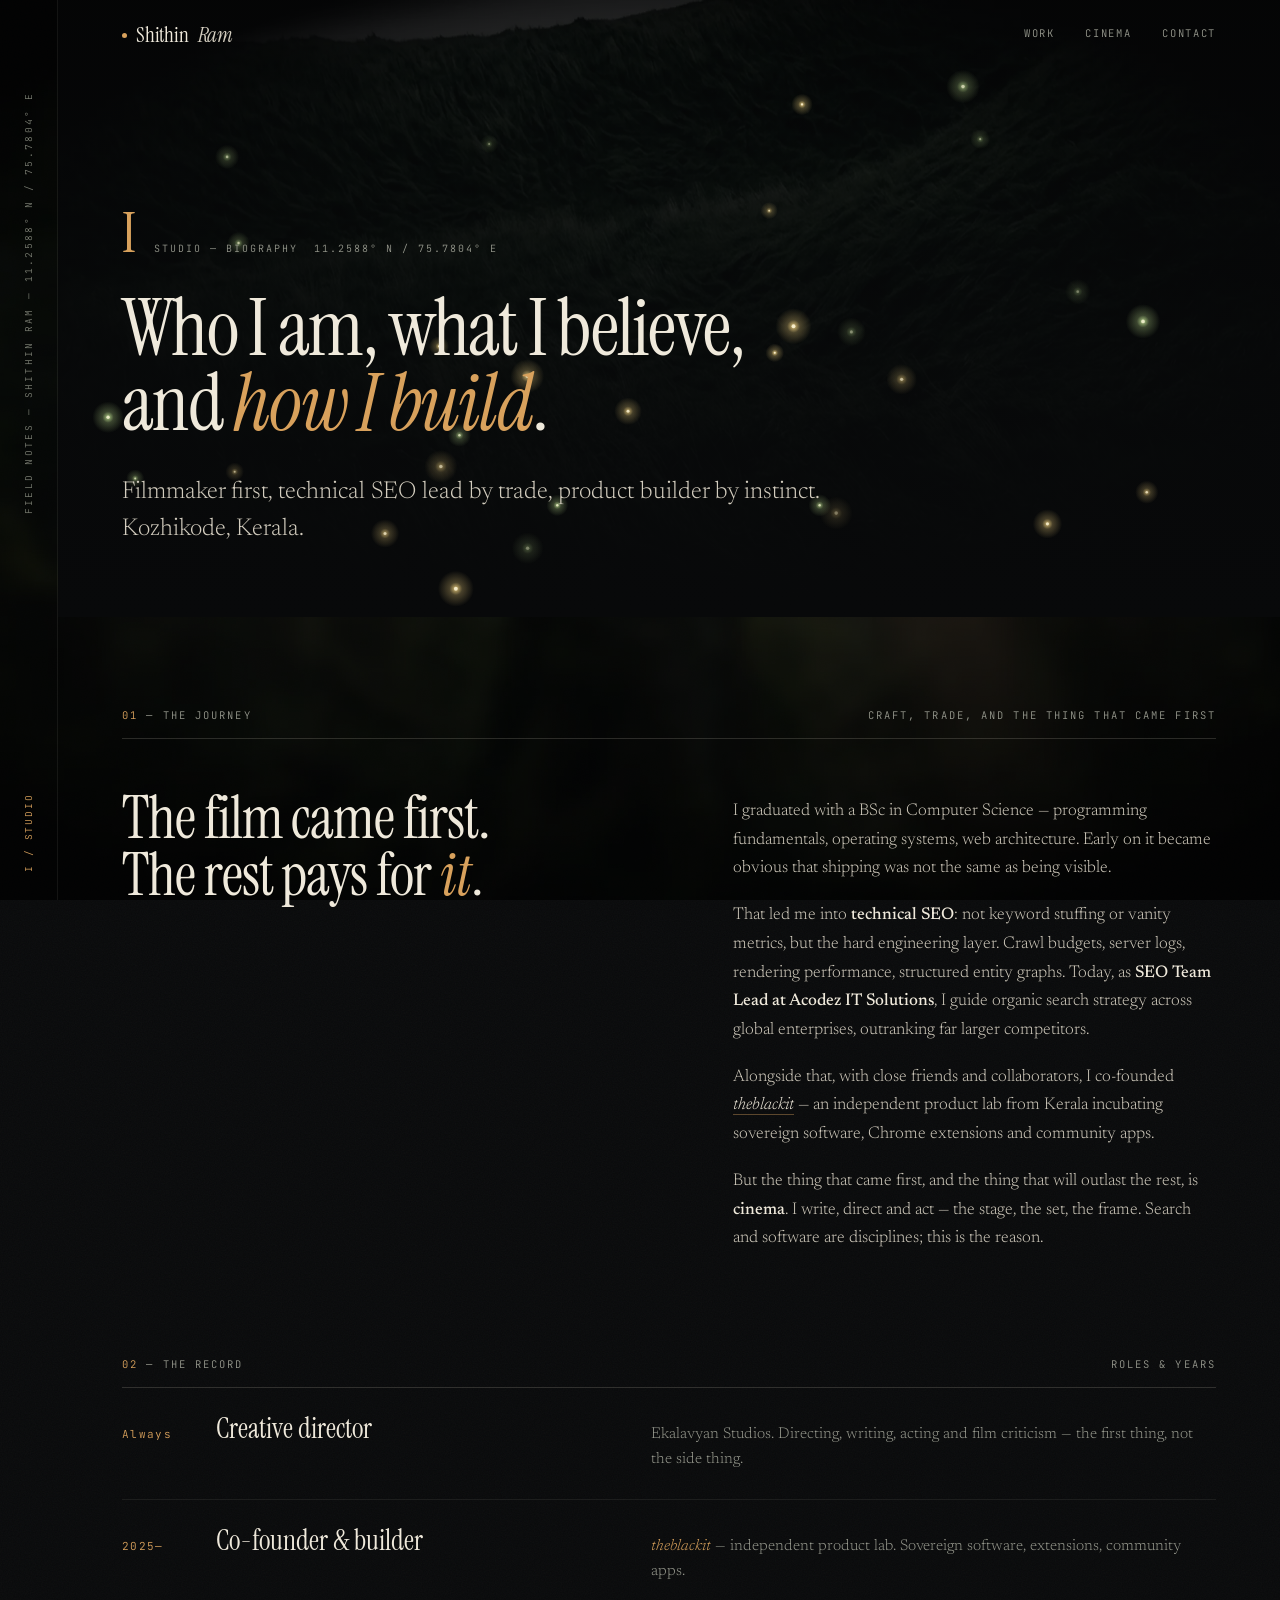
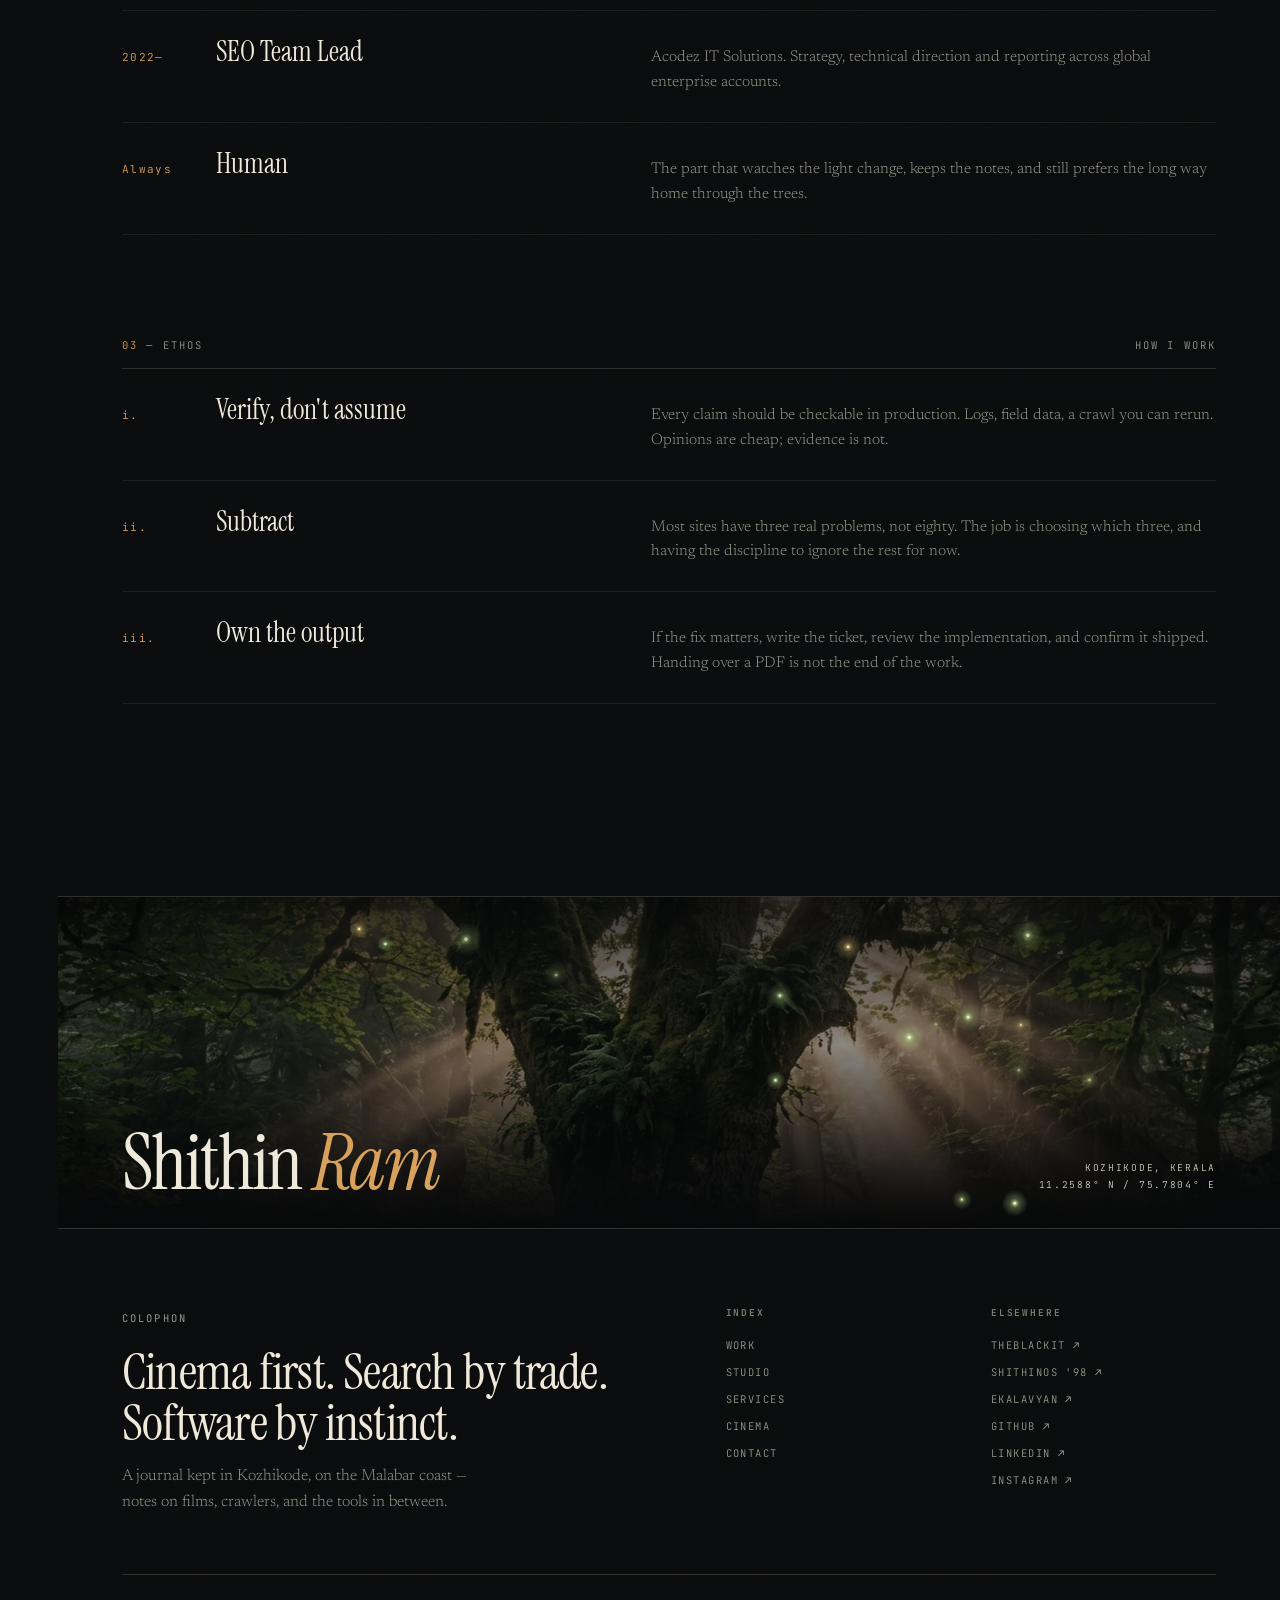
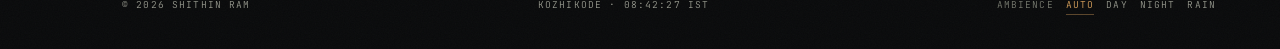
<file: studio.html>
<!DOCTYPE html>
<html lang="en">
<head>
<meta charset="UTF-8">
<meta name="viewport" content="width=device-width, initial-scale=1.0">
<title>Studio & Bio — Shithin Ram</title>
<meta name="description" content="Background, experience, and leadership story of Shithin Ram.">
<meta name="author" content="Shithin Ram S">
<meta name="robots" content="index, follow, max-image-preview:large">
<link rel="canonical" href="https://shithin.com/studio.html">
<meta property="og:locale" content="en_US">
<meta property="og:type" content="website">
<meta property="og:title" content="Studio & Bio — Shithin Ram">
<meta property="og:description" content="Background, experience, and leadership story of Shithin Ram.">
<meta property="og:url" content="https://shithin.com/studio.html">
<meta property="og:site_name" content="Shithin Ram">
<meta property="og:image" content="https://shithin.com/img/og.jpg">
<meta property="og:image:type" content="image/jpeg">
<meta property="og:image:width" content="1200">
<meta property="og:image:height" content="630">
<meta property="og:image:alt" content="A dark forest clearing, lit by low light">
<meta name="twitter:card" content="summary_large_image">
<meta name="twitter:title" content="Studio & Bio — Shithin Ram">
<meta name="twitter:description" content="Background, experience, and leadership story of Shithin Ram.">
<meta name="twitter:image" content="https://shithin.com/img/og.jpg">
<meta name="twitter:image:alt" content="A dark forest clearing, lit by low light">
<meta name="theme-color" content="#08090a">
<link rel="icon" type="image/svg+xml" href="img/favicon.svg">
<link rel="preconnect" href="https://fonts.googleapis.com">
<link rel="preconnect" href="https://fonts.gstatic.com" crossorigin>
<link href="https://fonts.googleapis.com/css2?family=Instrument+Serif:ital@0;1&family=JetBrains+Mono:wght@300;400;500&family=Newsreader:ital,opsz,wght@0,6..72,200;0,6..72,300;0,6..72,400;1,6..72,300&display=swap" rel="stylesheet">
<link rel="stylesheet" href="css/site.css">
<script>document.documentElement.className+=' js';</script>
<script type="application/ld+json">{"@context":"https://schema.org","@graph":[{"@type":"Person","@id":"https://shithin.com/#person","name":"Shithin Ram","alternateName":"Shithin Ram S","url":"https://shithin.com/","image":"https://shithin.com/img/og.jpg","jobTitle":"SEO Team Lead","worksFor":{"@type":"Organization","name":"Acodez IT Solutions"},"memberOf":{"@id":"https://theblackit.com/#organization"},"knowsAbout":["Technical SEO","Core Web Vitals","Generative engine optimisation","Search engine architecture","Filmmaking","Screenwriting","Film criticism"],"sameAs":["https://www.linkedin.com/in/shithin-ram-158327246/","https://www.instagram.com/_shithin_s_/","https://www.youtube.com/@EkalavyansStudio","https://github.com/shithins/"]},{"@type":"Organization","@id":"https://theblackit.com/#organization","name":"theblackit","url":"https://theblackit.com","description":"Independent product studio in Kerala building sovereign software, browser extensions and community apps.","founder":{"@id":"https://shithin.com/#person"}},{"@type":"WebSite","@id":"https://shithin.com/#website","url":"https://shithin.com/","name":"Shithin Ram — Field Notes","inLanguage":"en","publisher":{"@id":"https://shithin.com/#person"}},{"@type":"WebPage","@id":"https://shithin.com/studio.html#webpage","url":"https://shithin.com/studio.html","name":"Studio & Bio — Shithin Ram","description":"Background, experience, and leadership story of Shithin Ram.","inLanguage":"en","isPartOf":{"@id":"https://shithin.com/#website"},"about":{"@id":"https://shithin.com/#person"},"primaryImageOfPage":{"@type":"ImageObject","url":"https://shithin.com/img/og.jpg"}},{"@type":"BreadcrumbList","itemListElement":[{"@type":"ListItem","position":1,"name":"Home","item":"https://shithin.com/"},{"@type":"ListItem","position":2,"name":"Studio","item":"https://shithin.com/studio.html"}]}]}</script>
</head>
<body class="has-rail">
<div class="progress" id="progress" aria-hidden="true"></div>
<a class="skip" href="#main">Skip to content</a>
<header class="topbar" id="bar">
    <a class="wordmark" href="./">
      <span class="wordmark__dot" aria-hidden="true"></span>
      Shithin <em>Ram</em>
    </a>
    <nav class="nav" aria-label="Primary">
      <a href="work.html">Work</a>
      <a href="cinema.html">Cinema</a>
      <a href="contact.html">Contact</a>
    </nav>
</header>
<aside class="rail" aria-hidden="true">
    <span class="rail__text">Field Notes — Shithin Ram — 11.2588° N / 75.7804° E</span>
    <span class="rail__ticks">
      <span class="rail__tick" data-rail-tick="1"></span>
      <span class="rail__tick" data-rail-tick="2"></span>
      <span class="rail__tick" data-rail-tick="3"></span>
      <span class="rail__tick" data-rail-tick="4"></span>
      <span class="rail__tick" data-rail-tick="5"></span>
    </span>
    <span class="rail__now" id="rail-now">I / Studio</span>
</aside>
<main id="main">
  <section class="masthead" data-chapter="01">
    <div class="masthead__bg" aria-hidden="true">
      <img class="clim-img" src="img/forest-wide-02.webp" alt="" width="2200" height="1100">
    </div>
    <div class="fauna-field" data-fauna aria-hidden="true"></div>
    <div class="masthead__inner wrap">
      <div class="masthead__index">
        <span class="masthead__no">I</span>
        <span>Studio — biography</span>
        <span>11.2588° N / 75.7804° E</span>
      </div>
      <h1 class="h1">Who I am, what I believe, and <em>how I build</em>.</h1>
      <p class="lede masthead__sub">Filmmaker first, technical SEO lead by trade, product builder by instinct. Kozhikode, Kerala.</p>
    </div>
  </section>

  <section class="chapter" style="padding-top: clamp(48px, 7vw, 90px);">
    <div class="wrap">
      <div class="rule" style="margin-bottom: clamp(30px, 4vw, 52px);">
        <span><span class="rule__num">01</span> — The Journey</span>
        <span>Craft, trade, and the thing that came first</span>
      </div>

      <div class="spread">
        <div class="spread__main" data-reveal>
          <h2 class="h2">The film came first. The rest pays for <em>it</em>.</h2>
        </div>
        <div class="spread__aside body" data-reveal>
          <p>I graduated with a BSc in Computer Science — programming fundamentals, operating systems, web architecture. Early on it became obvious that shipping was not the same as being visible.</p>
          <p>That led me into <strong>technical SEO</strong>: not keyword stuffing or vanity metrics, but the hard engineering layer. Crawl budgets, server logs, rendering performance, structured entity graphs. Today, as <strong>SEO Team Lead at Acodez IT Solutions</strong>, I guide organic search strategy across global enterprises, outranking far larger competitors.</p>
          <p>Alongside that, with close friends and collaborators, I co-founded
            <a class="ital" href="https://theblackit.com" target="_blank" rel="noopener noreferrer">theblackit</a>
            — an independent product lab from Kerala incubating sovereign software, Chrome extensions and community apps.</p>
          <p>But the thing that came first, and the thing that will outlast the rest, is <strong>cinema</strong>. I write, direct and act — the stage, the set, the frame. Search and software are disciplines; this is the reason.</p>
        </div>
      </div>

      <div style="margin-top: clamp(56px, 8vw, 104px);">
        <div class="rule" style="margin-bottom: 0;">
          <span><span class="rule__num">02</span> — The Record</span>
          <span>Roles &amp; years</span>
        </div>
        <div class="ledger">
          <div class="ledger__row" data-reveal>
            <span class="ledger__num">Always</span>
            <span class="ledger__term">Creative director</span>
            <span class="ledger__desc">Ekalavyan Studios. Directing, writing, acting and film criticism — the first thing, not the side thing.</span>
          </div>
          <div class="ledger__row" data-reveal>
            <span class="ledger__num">2025—</span>
            <span class="ledger__term">Co-founder &amp; builder</span>
            <span class="ledger__desc"><a class="ital" href="https://theblackit.com" target="_blank" rel="noopener noreferrer">theblackit</a> — independent product lab. Sovereign software, extensions, community apps.</span>
          </div>
          <div class="ledger__row" data-reveal>
            <span class="ledger__num">2022—</span>
            <span class="ledger__term">SEO Team Lead</span>
            <span class="ledger__desc">Acodez IT Solutions. Strategy, technical direction and reporting across global enterprise accounts.</span>
          </div>
          <div class="ledger__row" data-reveal>
            <span class="ledger__num">Always</span>
            <span class="ledger__term">Human</span>
            <span class="ledger__desc">The part that watches the light change, keeps the notes, and still prefers the long way home through the trees.</span>
          </div>
        </div>
      </div>

      <div style="margin-top: clamp(56px, 8vw, 104px);">
        <div class="rule" style="margin-bottom: 0;">
          <span><span class="rule__num">03</span> — Ethos</span>
          <span>How I work</span>
        </div>
        <div class="ledger">
          <div class="ledger__row" data-reveal>
            <span class="ledger__num">i.</span>
            <span class="ledger__term">Verify, don't assume</span>
            <span class="ledger__desc">Every claim should be checkable in production. Logs, field data, a crawl you can rerun. Opinions are cheap; evidence is not.</span>
          </div>
          <div class="ledger__row" data-reveal>
            <span class="ledger__num">ii.</span>
            <span class="ledger__term">Subtract</span>
            <span class="ledger__desc">Most sites have three real problems, not eighty. The job is choosing which three, and having the discipline to ignore the rest for now.</span>
          </div>
          <div class="ledger__row" data-reveal>
            <span class="ledger__num">iii.</span>
            <span class="ledger__term">Own the output</span>
            <span class="ledger__desc">If the fix matters, write the ticket, review the implementation, and confirm it shipped. Handing over a PDF is not the end of the work.</span>
          </div>
        </div>
      </div>
    </div>
  </section>
</main>

<footer class="colophon">
  <div class="colophon__plate">
    <div class="colophon__plate-img clim-img" aria-hidden="true"></div>
    <div class="fauna-field" data-fauna aria-hidden="true"></div>
    <div class="colophon__fin">Shithin <em>Ram</em></div>
    <div class="colophon__plate-meta">Kozhikode, Kerala<br>11.2588° N / 75.7804° E</div>
  </div>

  <div class="wrap">
    <div class="colophon__body">
      <div>
        <span class="label">Colophon</span>
        <p class="colophon__name">Cinema first. Search by trade. Software by instinct.</p>
        <p class="colophon__line">A journal kept in Kozhikode, on the Malabar coast — notes on films,
          crawlers, and the tools in between.</p>
      </div>

      <div class="colophon__links">
        <div class="colophon__col">
          <h4>Index</h4>
          <a href="work.html">Work</a>
          <a href="studio.html">Studio</a>
          <a href="services.html">Services</a>
          <a href="cinema.html">Cinema</a>
          <a href="contact.html">Contact</a>
        </div>
        <div class="colophon__col">
          <h4>Elsewhere</h4>
          <a href="https://theblackit.com" target="_blank" rel="noopener noreferrer">TheBlackit ↗</a>
          <a href="https://os.shithin.com" target="_blank" rel="noopener noreferrer">ShithinOS '98 ↗</a>
          <a href="https://www.youtube.com/@EkalavyansStudio" target="_blank" rel="noopener noreferrer">Ekalavyan ↗</a>
          <a href="https://github.com/shithins/" target="_blank" rel="noopener noreferrer">GitHub ↗</a>
          <a href="https://www.linkedin.com/in/shithin-ram-158327246/" target="_blank" rel="noopener noreferrer">LinkedIn ↗</a>
          <a href="https://www.instagram.com/_shithin_s_/" target="_blank" rel="noopener noreferrer">Instagram ↗</a>
        </div>
      </div>
    </div>

    <div class="colophon__foot">
      <span>© <span id="yr">2026</span> Shithin Ram</span>
      <span>Kozhikode · <span id="clock">--:--:--</span> IST</span>
      <div class="ambience" role="group" aria-label="Ambience">
        <span class="ambience__label">Ambience</span>
        <button type="button" data-ambience="auto" aria-pressed="true">Auto</button>
        <button type="button" data-ambience="day" aria-pressed="false">Day</button>
        <button type="button" data-ambience="night" aria-pressed="false">Night</button>
        <button type="button" data-ambience="rain" aria-pressed="false">Rain</button>
      </div>
    </div>
  </div>
</footer>

<script src="js/site.js" defer></script>
</body>
</html>
</file>
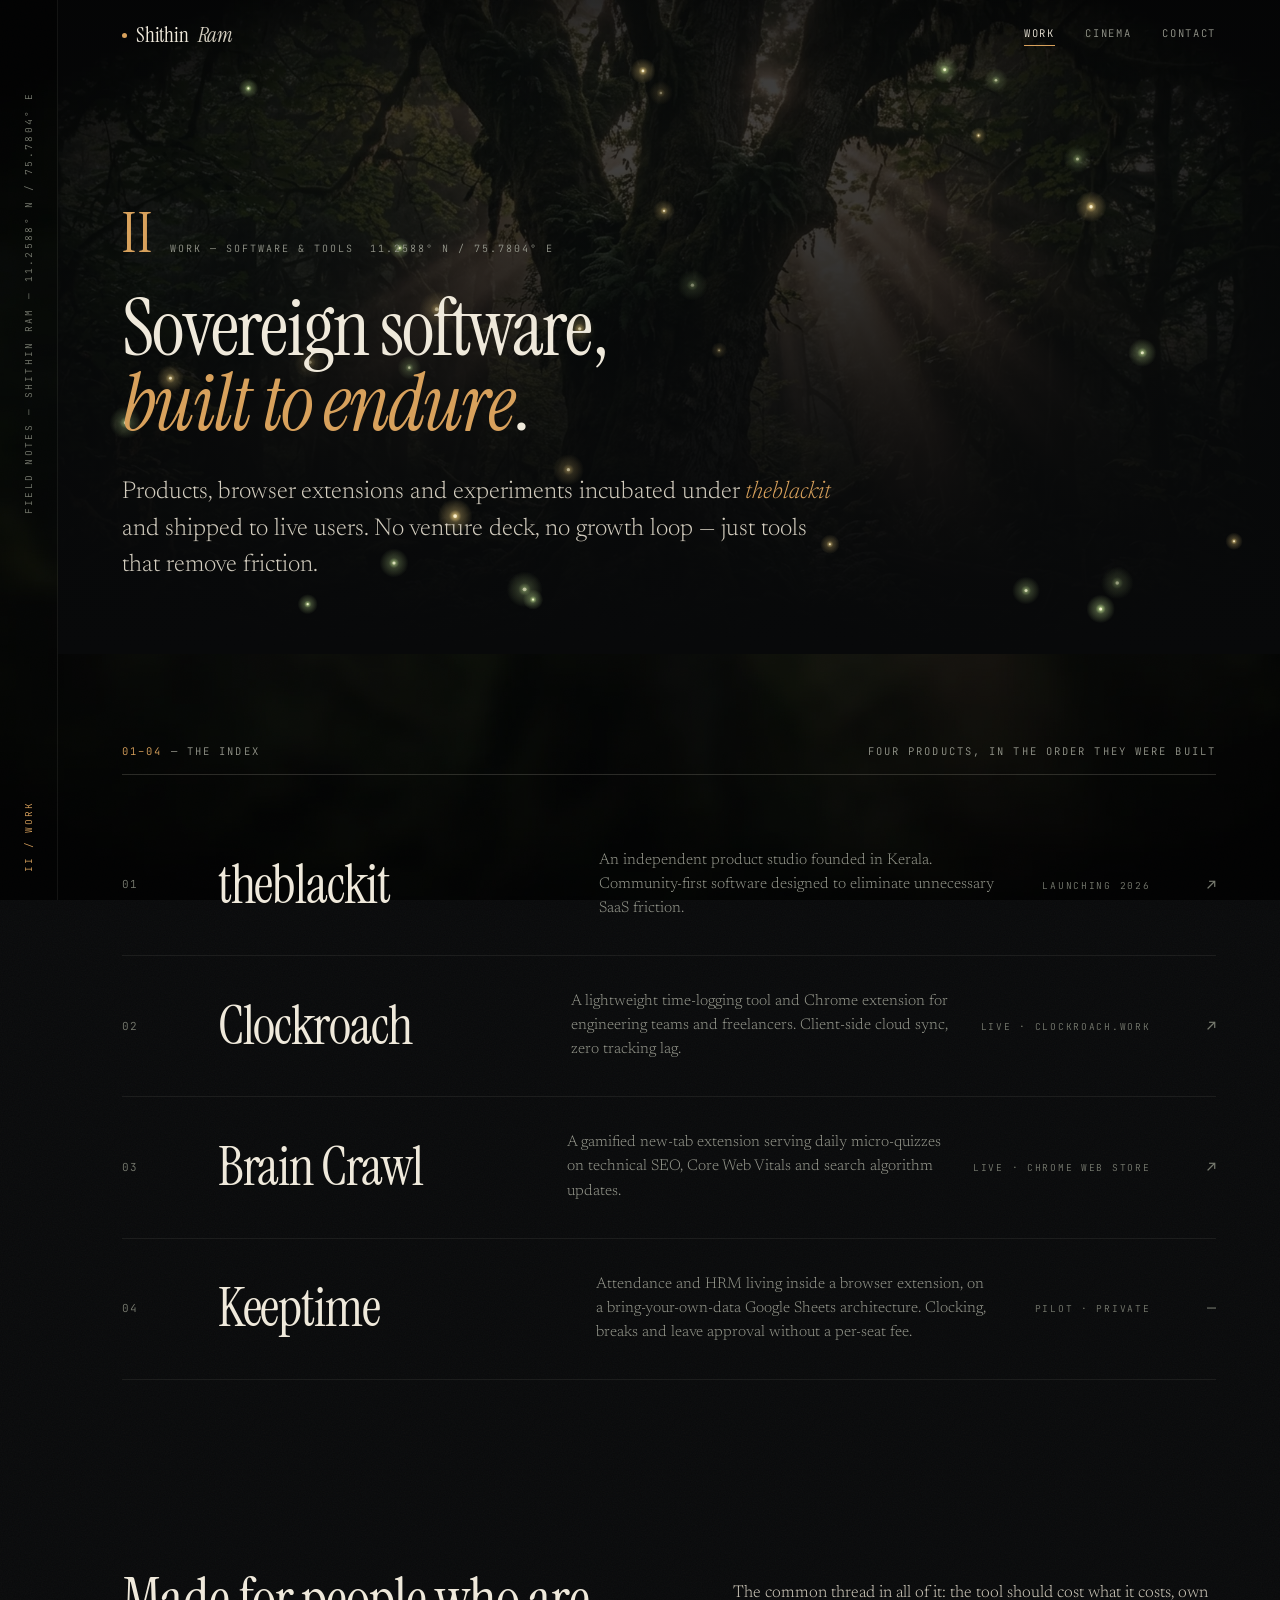
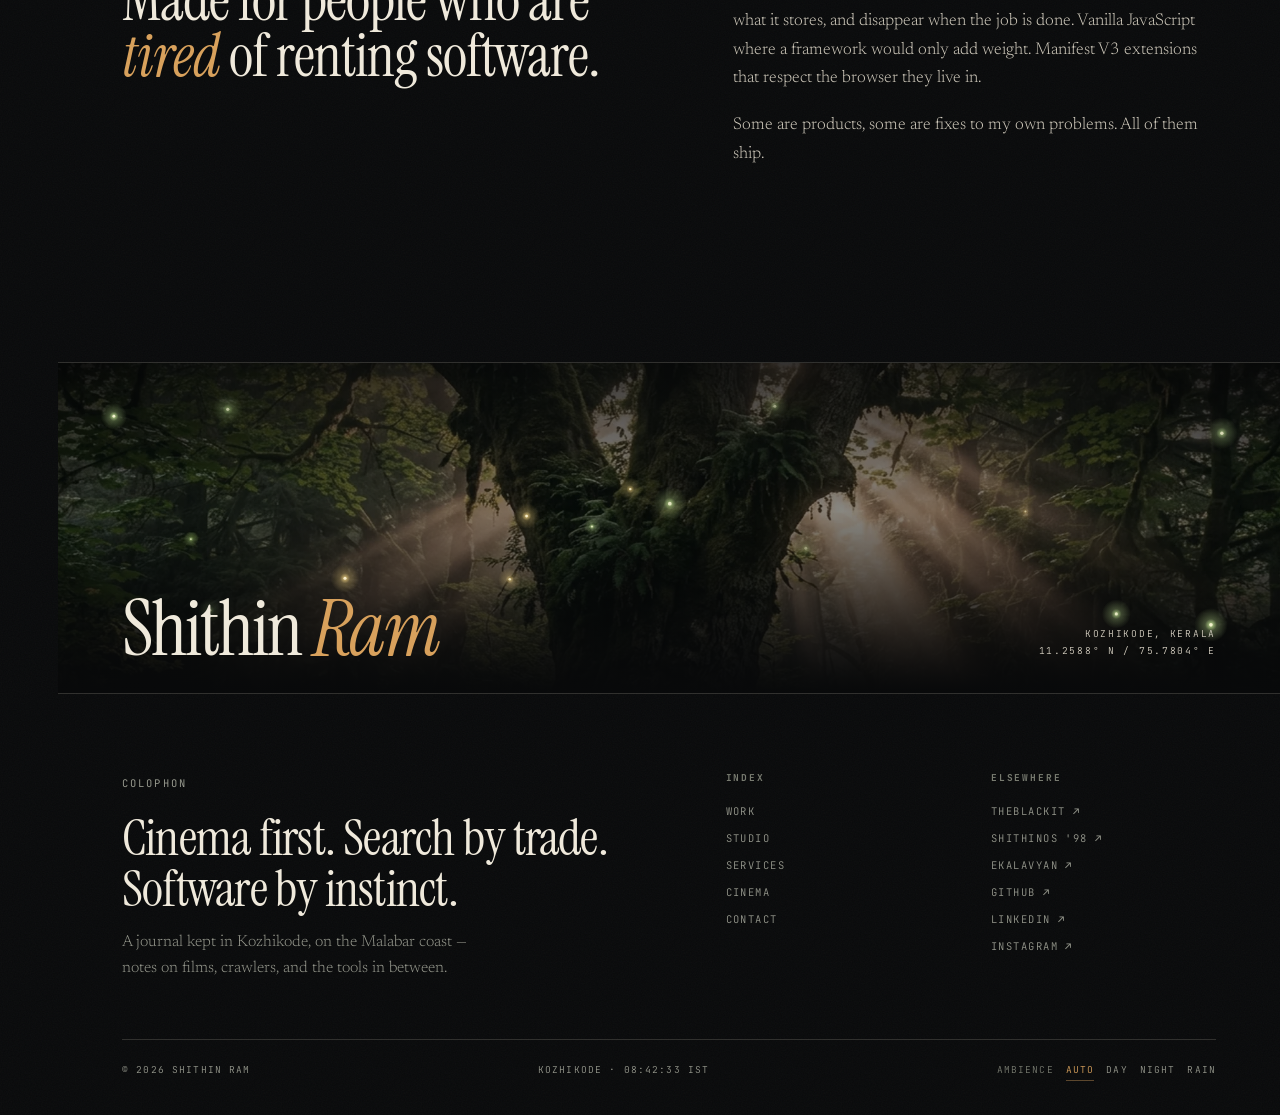
<file: work.html>
<!DOCTYPE html>
<html lang="en">
<head>
<meta charset="UTF-8">
<meta name="viewport" content="width=device-width, initial-scale=1.0">
<title>Work & Software — Shithin Ram</title>
<meta name="description" content="Sovereign software, Chrome extensions and tools built by Shithin Ram under theblackit.">
<meta name="author" content="Shithin Ram S">
<meta name="robots" content="index, follow, max-image-preview:large">
<link rel="canonical" href="https://shithin.com/work.html">
<meta property="og:locale" content="en_US">
<meta property="og:type" content="website">
<meta property="og:title" content="Work & Software — Shithin Ram">
<meta property="og:description" content="Sovereign software, Chrome extensions and tools built by Shithin Ram under theblackit.">
<meta property="og:url" content="https://shithin.com/work.html">
<meta property="og:site_name" content="Shithin Ram">
<meta property="og:image" content="https://shithin.com/img/og.jpg">
<meta property="og:image:type" content="image/jpeg">
<meta property="og:image:width" content="1200">
<meta property="og:image:height" content="630">
<meta property="og:image:alt" content="A dark forest clearing, lit by low light">
<meta name="twitter:card" content="summary_large_image">
<meta name="twitter:title" content="Work & Software — Shithin Ram">
<meta name="twitter:description" content="Sovereign software, Chrome extensions and tools built by Shithin Ram under theblackit.">
<meta name="twitter:image" content="https://shithin.com/img/og.jpg">
<meta name="twitter:image:alt" content="A dark forest clearing, lit by low light">
<meta name="theme-color" content="#08090a">
<link rel="icon" type="image/svg+xml" href="img/favicon.svg">
<link rel="preconnect" href="https://fonts.googleapis.com">
<link rel="preconnect" href="https://fonts.gstatic.com" crossorigin>
<link href="https://fonts.googleapis.com/css2?family=Instrument+Serif:ital@0;1&family=JetBrains+Mono:wght@300;400;500&family=Newsreader:ital,opsz,wght@0,6..72,200;0,6..72,300;0,6..72,400;1,6..72,300&display=swap" rel="stylesheet">
<link rel="stylesheet" href="css/site.css">
<script>document.documentElement.className+=' js';</script>
<script type="application/ld+json">{"@context":"https://schema.org","@graph":[{"@type":"Person","@id":"https://shithin.com/#person","name":"Shithin Ram","alternateName":"Shithin Ram S","url":"https://shithin.com/","image":"https://shithin.com/img/og.jpg","jobTitle":"SEO Team Lead","worksFor":{"@type":"Organization","name":"Acodez IT Solutions"},"memberOf":{"@id":"https://theblackit.com/#organization"},"knowsAbout":["Technical SEO","Core Web Vitals","Generative engine optimisation","Search engine architecture","Filmmaking","Screenwriting","Film criticism"],"sameAs":["https://www.linkedin.com/in/shithin-ram-158327246/","https://www.instagram.com/_shithin_s_/","https://www.youtube.com/@EkalavyansStudio","https://github.com/shithins/"]},{"@type":"Organization","@id":"https://theblackit.com/#organization","name":"theblackit","url":"https://theblackit.com","description":"Independent product studio in Kerala building sovereign software, browser extensions and community apps.","founder":{"@id":"https://shithin.com/#person"}},{"@type":"WebSite","@id":"https://shithin.com/#website","url":"https://shithin.com/","name":"Shithin Ram — Field Notes","inLanguage":"en","publisher":{"@id":"https://shithin.com/#person"}},{"@type":"WebPage","@id":"https://shithin.com/work.html#webpage","url":"https://shithin.com/work.html","name":"Work & Software — Shithin Ram","description":"Sovereign software, Chrome extensions and tools built by Shithin Ram under theblackit.","inLanguage":"en","isPartOf":{"@id":"https://shithin.com/#website"},"about":{"@id":"https://shithin.com/#person"},"primaryImageOfPage":{"@type":"ImageObject","url":"https://shithin.com/img/og.jpg"}},{"@type":"BreadcrumbList","itemListElement":[{"@type":"ListItem","position":1,"name":"Home","item":"https://shithin.com/"},{"@type":"ListItem","position":2,"name":"Work","item":"https://shithin.com/work.html"}]}]}</script>
</head>
<body class="has-rail">
<div class="progress" id="progress" aria-hidden="true"></div>
<a class="skip" href="#main">Skip to content</a>
<header class="topbar" id="bar">
    <a class="wordmark" href="./">
      <span class="wordmark__dot" aria-hidden="true"></span>
      Shithin <em>Ram</em>
    </a>
    <nav class="nav" aria-label="Primary">
      <a href="work.html" aria-current="page">Work</a>
      <a href="cinema.html">Cinema</a>
      <a href="contact.html">Contact</a>
    </nav>
</header>
<aside class="rail" aria-hidden="true">
    <span class="rail__text">Field Notes — Shithin Ram — 11.2588° N / 75.7804° E</span>
    <span class="rail__ticks">
      <span class="rail__tick" data-rail-tick="1"></span>
      <span class="rail__tick" data-rail-tick="2"></span>
      <span class="rail__tick" data-rail-tick="3"></span>
      <span class="rail__tick" data-rail-tick="4"></span>
      <span class="rail__tick" data-rail-tick="5"></span>
    </span>
    <span class="rail__now" id="rail-now">II / Work</span>
</aside>
<main id="main">
  <section class="masthead" data-chapter="01">
    <div class="masthead__bg" aria-hidden="true">
      <img class="clim-img" src="img/forest-wide-01.webp" alt="" width="2200" height="1100">
    </div>
    <div class="fauna-field" data-fauna aria-hidden="true"></div>
    <div class="masthead__inner wrap">
      <div class="masthead__index">
        <span class="masthead__no">II</span>
        <span>Work — software &amp; tools</span>
        <span>11.2588° N / 75.7804° E</span>
      </div>
      <h1 class="h1">Sovereign software, <em>built to endure</em>.</h1>
      <p class="lede masthead__sub">Products, browser extensions and experiments incubated under
        <a class="ital" href="https://theblackit.com" target="_blank" rel="noopener noreferrer">theblackit</a>
        and shipped to live users. No venture deck, no growth loop — just tools that remove friction.</p>
    </div>
  </section>

  <section class="chapter" style="padding-top: clamp(48px, 7vw, 90px);">
    <div class="wrap">
      <div class="rule" style="margin-bottom: clamp(26px, 3.5vw, 40px);">
        <span><span class="rule__num">01–04</span> — The Index</span>
        <span>Four products, in the order they were built</span>
      </div>

      <div class="index">
        <a class="index__row" id="theblackit" data-reveal href="https://theblackit.com" target="_blank" rel="noopener noreferrer">
          <span class="index__num">01</span>
          <span class="index__name">theblackit</span>
          <span class="index__desc">An independent product studio founded in Kerala. Community-first software designed to eliminate unnecessary SaaS friction.</span>
          <span class="index__meta">Launching 2026</span>
          <span class="index__arrow" aria-hidden="true">↗</span>
        </a>

        <a class="index__row" id="clockroach" data-reveal href="https://clockroach.work/" target="_blank" rel="noopener noreferrer">
          <span class="index__num">02</span>
          <span class="index__name">Clockroach</span>
          <span class="index__desc">A lightweight time-logging tool and Chrome extension for engineering teams and freelancers. Client-side cloud sync, zero tracking lag.</span>
          <span class="index__meta">Live · clockroach.work</span>
          <span class="index__arrow" aria-hidden="true">↗</span>
        </a>

        <a class="index__row" id="brain-crawl" data-reveal href="https://chromewebstore.google.com/detail/brain-crawl/opgjgghmabeencknffaifddjcnallngp" target="_blank" rel="noopener noreferrer">
          <span class="index__num">03</span>
          <span class="index__name">Brain Crawl</span>
          <span class="index__desc">A gamified new-tab extension serving daily micro-quizzes on technical SEO, Core Web Vitals and search algorithm updates.</span>
          <span class="index__meta">Live · Chrome Web Store</span>
          <span class="index__arrow" aria-hidden="true">↗</span>
        </a>

        <div class="index__row" id="keeptime" data-reveal>
          <span class="index__num">04</span>
          <span class="index__name">Keeptime</span>
          <span class="index__desc">Attendance and HRM living inside a browser extension, on a bring-your-own-data Google Sheets architecture. Clocking, breaks and leave approval without a per-seat fee.</span>
          <span class="index__meta">Pilot · Private</span>
          <span class="index__arrow" aria-hidden="true">—</span>
        </div>
      </div>
    </div>
  </section>

  <section class="chapter">
    <div class="wrap">
      <div class="spread">
        <div class="spread__main" data-reveal>
          <h2 class="h2">Made for people who are <em>tired</em> of renting software.</h2>
        </div>
        <div class="spread__aside body" data-reveal>
          <p>The common thread in all of it: the tool should cost what it costs, own what it stores, and disappear when the job is done. Vanilla JavaScript where a framework would only add weight. Manifest V3 extensions that respect the browser they live in.</p>
          <p>Some are products, some are fixes to my own problems. All of them ship.</p>
        </div>
      </div>
    </div>
  </section>
</main>

<footer class="colophon">
  <div class="colophon__plate">
    <div class="colophon__plate-img clim-img" aria-hidden="true"></div>
    <div class="fauna-field" data-fauna aria-hidden="true"></div>
    <div class="colophon__fin">Shithin <em>Ram</em></div>
    <div class="colophon__plate-meta">Kozhikode, Kerala<br>11.2588° N / 75.7804° E</div>
  </div>

  <div class="wrap">
    <div class="colophon__body">
      <div>
        <span class="label">Colophon</span>
        <p class="colophon__name">Cinema first. Search by trade. Software by instinct.</p>
        <p class="colophon__line">A journal kept in Kozhikode, on the Malabar coast — notes on films,
          crawlers, and the tools in between.</p>
      </div>

      <div class="colophon__links">
        <div class="colophon__col">
          <h4>Index</h4>
          <a href="work.html">Work</a>
          <a href="studio.html">Studio</a>
          <a href="services.html">Services</a>
          <a href="cinema.html">Cinema</a>
          <a href="contact.html">Contact</a>
        </div>
        <div class="colophon__col">
          <h4>Elsewhere</h4>
          <a href="https://theblackit.com" target="_blank" rel="noopener noreferrer">TheBlackit ↗</a>
          <a href="https://os.shithin.com" target="_blank" rel="noopener noreferrer">ShithinOS '98 ↗</a>
          <a href="https://www.youtube.com/@EkalavyansStudio" target="_blank" rel="noopener noreferrer">Ekalavyan ↗</a>
          <a href="https://github.com/shithins/" target="_blank" rel="noopener noreferrer">GitHub ↗</a>
          <a href="https://www.linkedin.com/in/shithin-ram-158327246/" target="_blank" rel="noopener noreferrer">LinkedIn ↗</a>
          <a href="https://www.instagram.com/_shithin_s_/" target="_blank" rel="noopener noreferrer">Instagram ↗</a>
        </div>
      </div>
    </div>

    <div class="colophon__foot">
      <span>© <span id="yr">2026</span> Shithin Ram</span>
      <span>Kozhikode · <span id="clock">--:--:--</span> IST</span>
      <div class="ambience" role="group" aria-label="Ambience">
        <span class="ambience__label">Ambience</span>
        <button type="button" data-ambience="auto" aria-pressed="true">Auto</button>
        <button type="button" data-ambience="day" aria-pressed="false">Day</button>
        <button type="button" data-ambience="night" aria-pressed="false">Night</button>
        <button type="button" data-ambience="rain" aria-pressed="false">Rain</button>
      </div>
    </div>
  </div>
</footer>

<script src="js/site.js" defer></script>
</body>
</html>
</file>
<file: css/site.css>
/* ==========================================================================
   shithin.com — "FIELD NOTES"
   A cinematic editorial journal. Built as a print object, not a product page.

   Design rules this file enforces:
     · Serif and monospace only. No UI sans-serif anywhere. The absence of a
       neutral interface grotesque is the single biggest reason this stops
       reading as a SaaS template.
     · Hairlines and rules, not cards, shadows or glass. Nothing floats.
     · Asymmetry over centred stacks. Type sits where a magazine would put it.
     · One warm accent (amber / golden hour) instead of a tech green.
     · Numbered chapters, folios, coordinates and running heads — print
       furniture that makes a page feel authored rather than generated.
   ========================================================================== */

/* --------------------------------------------------------------------------
   1. Tokens
   -------------------------------------------------------------------------- */
:root {
  /* Ink — near-black, very slightly warm-green so it sits with the photography */
  --ink: #08090a;
  --ink-raise: #0d0f0e;
  --ink-figure: #111413;

  /* Bone — warm ivory. Pure #fff reads digital; this reads printed. */
  --bone: #efe9db;
  --bone-2: #d3cdbf;
  --muted: #96988d;
  --faint: #787b70;

  /* Accents — golden hour and laterite, not SaaS green */
  --amber: #d8a15c;
  --amber-bright: #e8bd85;
  --rust: #a85f3e;
  --moss: #8a9a7c;

  --line: rgba(239, 233, 219, 0.16);
  --line-soft: rgba(239, 233, 219, 0.075);
  --amber-line: rgba(216, 161, 92, 0.4);

  /* Type */
  --display: 'Instrument Serif', 'Times New Roman', Georgia, serif;
  --body: 'Newsreader', Georgia, serif;
  --mono: 'JetBrains Mono', ui-monospace, 'SF Mono', Menlo, monospace;

  /* Space & rhythm */
  --maxw: 1300px;
  --gutter: clamp(20px, 5vw, 76px);
  --rail: 58px;
  --chapter-gap: clamp(96px, 15vw, 200px);

  /* Motion */
  --ease: cubic-bezier(0.22, 0.61, 0.36, 1);
  --ease-out: cubic-bezier(0.16, 1, 0.3, 1);

  /* Climate — set on <html> by js/site.js. The forest stays the same place;
     only the hour and the weather change. */
  --clim-tint: transparent;
  --clim-strength: 0;
}

/* The same forest, three hours of the day. */
html[data-climate="night"] { --clim-tint: #060f16; --clim-strength: 0.55; }
html[data-climate="day"]   { --clim-tint: #26331f; --clim-strength: 0.09; }
html[data-climate="rain"]  { --clim-tint: #0a1820; --clim-strength: 0.62; }

/* Photographs are graded once, then nudged per climate. */
.clim-img { transition: filter 1.8s var(--ease), opacity 1.2s var(--ease); }
html[data-climate="night"] .clim-img { filter: brightness(0.80) saturate(0.74) hue-rotate(-8deg); }
html[data-climate="rain"]  .clim-img { filter: brightness(0.86) saturate(0.66) contrast(1.04); }
html[data-climate="day"]   .clim-img { filter: brightness(1.05) saturate(1.05); }

/* --------------------------------------------------------------------------
   2. Base
   -------------------------------------------------------------------------- */
*, *::before, *::after { box-sizing: border-box; margin: 0; padding: 0; }

html {
  background: var(--ink);
  color: var(--bone);
  -webkit-font-smoothing: antialiased;
  -moz-osx-font-smoothing: grayscale;
  scroll-behavior: smooth;
  text-size-adjust: 100%;
}

body {
  font-family: var(--body);
  font-size: 17px;
  font-weight: 300;
  line-height: 1.62;
  overflow-x: hidden;
  position: relative;
  background: var(--ink);
  /* Film grain, fixed, barely visible — prints don't glow. */
  background-image: url("data:image/svg+xml,%3Csvg xmlns='http://www.w3.org/2000/svg' width='140' height='140'%3E%3Cfilter id='n'%3E%3CfeTurbulence type='fractalNoise' baseFrequency='0.82' numOctaves='3' stitchTiles='stitch'/%3E%3C/filter%3E%3Crect width='140' height='140' filter='url(%23n)' opacity='0.035'/%3E%3C/svg%3E");
}

/* The whole site sits inside the forest: one fixed, heavily blurred ground. */
body::before {
  content: "";
  position: fixed;
  inset: 0;
  z-index: 0;
  background: url('../img/forest-backdrop.webp') center / cover no-repeat;
  opacity: 0.55;
  pointer-events: none;
}
/* Climate wash above the ground, below the type. */
body::after {
  content: "";
  position: fixed;
  inset: 0;
  z-index: 1;
  background: var(--clim-tint);
  opacity: var(--clim-strength);
  mix-blend-mode: multiply;
  pointer-events: none;
  transition: opacity 1.8s var(--ease), background 1.8s var(--ease);
}
main, .colophon { position: relative; z-index: 2; }

img, svg, video { max-width: 100%; display: block; }
a { color: inherit; text-decoration: none; }
button { font: inherit; color: inherit; background: none; border: 0; cursor: pointer; }

:focus-visible {
  outline: 1px solid var(--amber);
  outline-offset: 4px;
}
::selection { background: var(--amber); color: #14100a; }

.wrap { max-width: var(--maxw); margin: 0 auto; padding: 0 var(--gutter); }
.wrap--wide { max-width: 1520px; margin: 0 auto; padding: 0 var(--gutter); }

.skip {
  position: absolute; left: -9999px; top: 0; z-index: 300;
  background: var(--bone); color: var(--ink);
  padding: 14px 20px; font-family: var(--mono); font-size: 12px;
}
.skip:focus { left: 0; }

/* --------------------------------------------------------------------------
   3. Typography
   -------------------------------------------------------------------------- */
.display,
.h1,
.h2,
.h3 {
  font-family: var(--display);
  font-weight: 400;
  letter-spacing: -0.015em;
  color: var(--bone);
  text-wrap: balance;
}

.display {
  font-size: clamp(30px, 8.6vw, 152px);
  line-height: 0.9;
  letter-spacing: -0.028em;
}

.h1 {
  font-size: clamp(30px, 6.2vw, 92px);
  line-height: 0.94;
  letter-spacing: -0.022em;
}

.h2 {
  font-size: clamp(26px, 4.6vw, 72px);
  line-height: 0.96;
  letter-spacing: -0.018em;
}

.h3 {
  font-size: clamp(24px, 2.8vw, 38px);
  line-height: 1.08;
}

/* Italic is the editorial emphasis device: one word per headline, warm not neon. */
em, .ital {
  font-style: italic;
  color: var(--amber);
}

.lede {
  font-family: var(--body);
  font-size: clamp(19px, 1.9vw, 25px);
  font-weight: 300;
  line-height: 1.5;
  color: var(--bone-2);
  max-width: 46ch;
}

.body {
  color: var(--bone-2);
  font-size: 17px;
  line-height: 1.68;
  max-width: 62ch;
}
.body p + p { margin-top: 1.1em; }
.body strong { color: var(--bone); font-weight: 500; }
.body a {
  color: var(--bone);
  border-bottom: 1px solid var(--amber-line);
  transition: color 0.2s var(--ease), border-color 0.2s var(--ease);
}
.body a:hover { color: var(--amber-bright); border-color: var(--amber); }

/* Micro-label: the workhorse of the editorial furniture. */
.label {
  display: inline-flex;
  align-items: center;
  gap: 10px;
  font-family: var(--mono);
  font-size: 10.5px;
  font-weight: 400;
  letter-spacing: 0.2em;
  text-transform: uppercase;
  color: var(--muted);
}
.label--amber { color: var(--amber); }

/* A hairline that carries a label — the section break used throughout. */
.rule {
  display: flex;
  align-items: baseline;
  justify-content: space-between;
  gap: 20px;
  padding-bottom: 14px;
  border-bottom: 1px solid var(--line);
  font-family: var(--mono);
  font-size: 10.5px;
  letter-spacing: 0.2em;
  text-transform: uppercase;
  color: var(--muted);
}
.rule__num { color: var(--amber); }

/* --------------------------------------------------------------------------
   4. Chrome — top bar + fixed left rail
   -------------------------------------------------------------------------- */
.progress {
  position: fixed;
  top: 0; left: 0;
  height: 1px;
  width: 100%;
  transform: scaleX(0);
  transform-origin: left;
  background: var(--amber);
  z-index: 200;
  pointer-events: none;
}
.topbar {
  position: fixed;
  top: 0; left: 0; right: 0;
  z-index: 120;
  display: flex;
  align-items: center;
  justify-content: space-between;
  gap: 24px;
  padding: 18px var(--gutter);
  border-bottom: 1px solid transparent;
  transition: border-color 0.4s var(--ease), background 0.4s var(--ease), padding 0.4s var(--ease);
}
.topbar.is-stuck {
  padding-top: 13px;
  padding-bottom: 13px;
  border-bottom-color: var(--line);
  background: rgba(8, 9, 10, 0.86);
  backdrop-filter: blur(14px);
  -webkit-backdrop-filter: blur(14px);
}

.wordmark {
  font-family: var(--display);
  font-size: 21px;
  letter-spacing: -0.01em;
  display: inline-flex;
  align-items: baseline;
  gap: 9px;
  color: var(--bone);
  white-space: nowrap;
}
.wordmark__dot {
  width: 5px; height: 5px;
  background: var(--amber);
  border-radius: 50%;
  flex: none;
  transform: translateY(-4px);
}
.wordmark em { font-style: italic; color: var(--bone-2); }

.nav {
  display: flex;
  align-items: center;
  gap: clamp(18px, 2.4vw, 38px);
}
.nav a {
  position: relative;
  font-family: var(--mono);
  font-size: 10.5px;
  letter-spacing: 0.16em;
  text-transform: uppercase;
  color: var(--muted);
  padding-bottom: 4px;
  transition: color 0.25s var(--ease);
}
.nav a::after {
  content: "";
  position: absolute;
  left: 0; right: 0; bottom: 0;
  height: 1px;
  background: var(--amber);
  transform: scaleX(0);
  transform-origin: left;
  transition: transform 0.35s var(--ease);
}
.nav a:hover, .nav a[aria-current="page"] { color: var(--bone); }
.nav a:hover::after, .nav a[aria-current="page"]::after { transform: scaleX(1); }

/* Fixed vertical rail: the spine of the journal. Hidden on small screens. */
.rail {
  position: fixed;
  top: 0; bottom: 0; left: 0;
  width: var(--rail);
  z-index: 110;
  display: flex;
  flex-direction: column;
  align-items: center;
  justify-content: space-between;
  padding: 92px 0 28px;
  border-right: 1px solid var(--line-soft);
  pointer-events: none;
}
.rail__text {
  writing-mode: vertical-rl;
  transform: rotate(180deg);
  font-family: var(--mono);
  font-size: 9.5px;
  letter-spacing: 0.24em;
  text-transform: uppercase;
  color: var(--faint);
  white-space: nowrap;
}
.rail__now {
  writing-mode: vertical-rl;
  transform: rotate(180deg);
  font-family: var(--mono);
  font-size: 9.5px;
  letter-spacing: 0.2em;
  text-transform: uppercase;
  color: var(--amber);
  white-space: nowrap;
  transition: opacity 0.3s var(--ease);
}
.rail__ticks {
  display: flex;
  flex-direction: column;
  gap: 9px;
  align-items: center;
}
.rail__tick {
  width: 12px; height: 1px;
  background: var(--line);
  transition: background 0.4s var(--ease), width 0.4s var(--ease);
}
.rail__tick.is-on { background: var(--amber); width: 20px; }

body.has-rail { padding-left: var(--rail); }
body.has-rail .topbar { padding-left: calc(var(--gutter) + var(--rail)); }

/* --------------------------------------------------------------------------
   5. Overture — the opening plate
   -------------------------------------------------------------------------- */
.overture {
  position: relative;
  min-height: 100svh;
  display: flex;
  flex-direction: column;
  justify-content: flex-end;
  overflow: hidden;
  padding: 0 0 clamp(34px, 5vw, 58px);
}
.overture__media {
  position: absolute;
  inset: -8% 0 -8% 0;
  z-index: 0;
  will-change: transform;
}
.overture__media img {
  width: 100%;
  height: 100%;
  object-fit: cover;
  object-position: center 42%;
  filter: brightness(0.72) saturate(0.92) contrast(1.04);
  transform: scale(1.06);
  transition: transform 2.4s var(--ease-out);
}
.overture.is-in .overture__media img { transform: scale(1); }
.overture__media::after {
  content: "";
  position: absolute;
  inset: 0;
  background:
    linear-gradient(to top, var(--ink) 2%, rgba(8, 9, 10, 0.55) 34%, rgba(8, 9, 10, 0.1) 66%, rgba(8, 9, 10, 0.72) 100%),
    linear-gradient(to right, rgba(8, 9, 10, 0.72) 0%, rgba(8, 9, 10, 0) 48%);
}

.overture__inner {
  position: relative;
  z-index: 2;
  width: 100%;
}

.overture__meta {
  display: flex;
  align-items: baseline;
  gap: 14px;
  flex-wrap: wrap;
  font-family: var(--mono);
  font-size: 10px;
  letter-spacing: 0.2em;
  text-transform: uppercase;
  color: var(--bone-2);
  margin-bottom: clamp(18px, 3vw, 30px);
  /* the row sits over photography, so it carries its own shadow for legibility */
  text-shadow: 0 1px 14px rgba(0, 0, 0, 0.95), 0 0 4px rgba(0, 0, 0, 0.9);
}
.overture__meta .divider { flex: 0 0 42px; height: 1px; background: var(--line); align-self: center; }
.overture__meta .coord { color: var(--muted); }
.overture__meta .coord::before {
  content: "·";
  margin-right: 10px;
  color: var(--faint);
}

.overture__title {
  max-width: 18ch;
  color: var(--bone);
  text-shadow: 0 18px 60px rgba(0, 0, 0, 0.45);
}
.overture__title em { color: var(--amber-bright); }

.overture__foot {
  position: relative;
  z-index: 2;
  margin-top: clamp(30px, 4.5vw, 52px);
  padding-top: 18px;
  border-top: 1px solid var(--line);
  display: flex;
  align-items: baseline;
  justify-content: space-between;
  gap: 20px;
  flex-wrap: wrap;
  font-family: var(--mono);
  font-size: 10px;
  letter-spacing: 0.18em;
  text-transform: uppercase;
  color: var(--muted);
  text-shadow: 0 1px 14px rgba(0, 0, 0, 0.95);
}
.overture__scroll {
  display: inline-flex;
  align-items: center;
  gap: 10px;
  color: var(--bone-2);
}
.overture__scroll::before {
  content: "";
  width: 1px; height: 26px;
  background: linear-gradient(to bottom, var(--amber), transparent);
  animation: drip 2.6s var(--ease) infinite;
  transform-origin: top;
}
@keyframes drip {
  0%   { transform: scaleY(0.2); opacity: 0.2; }
  50%  { transform: scaleY(1);   opacity: 1; }
  100% { transform: scaleY(0.2); opacity: 0.2; }
}
.overture__aside {
  max-width: 34ch;
  font-family: var(--body);
  font-size: 15px;
  font-style: italic;
  line-height: 1.55;
  color: var(--bone-2);
  text-align: right;
}

/* --------------------------------------------------------------------------
   6. Chapter shell
   -------------------------------------------------------------------------- */
.chapter {
  position: relative;
  padding: var(--chapter-gap) 0 0;
}
.chapter__head {
  display: grid;
  grid-template-columns: minmax(0, 0.9fr) minmax(0, 1.1fr);
  align-items: end;
  gap: clamp(20px, 4vw, 56px);
  padding-bottom: clamp(26px, 3.5vw, 44px);
  border-bottom: 1px solid var(--line);
  margin-bottom: clamp(40px, 6vw, 78px);
}
.chapter__kicker {
  display: flex;
  align-items: baseline;
  gap: 16px;
  font-family: var(--mono);
  font-size: 10.5px;
  letter-spacing: 0.2em;
  text-transform: uppercase;
  color: var(--muted);
}
.chapter__num {
  font-family: var(--display);
  font-size: clamp(30px, 5vw, 74px);
  line-height: 0.8;
  color: var(--amber);
  letter-spacing: -0.02em;
}
.chapter__title { margin-top: 16px; }
.chapter__note {
  font-family: var(--body);
  font-size: 18px;
  font-style: italic;
  line-height: 1.55;
  color: var(--bone-2);
  max-width: 38ch;
  justify-self: end;
  text-align: right;
}

/* Editorial two-column spread: statement left, running text right. */
.spread {
  display: grid;
  grid-template-columns: minmax(0, 1.05fr) minmax(0, 0.95fr);
  gap: clamp(32px, 6vw, 96px);
  align-items: start;
}
.spread--reverse .spread__aside { order: 2; }
.spread__main { max-width: none; }
.spread__main .h2 { margin-bottom: 0; }
.spread__aside { padding-top: 8px; }

/* Capability ledger: numbered rows, no boxes. */
.ledger { border-top: none; }
.ledger__row {
  display: grid;
  grid-template-columns: 62px minmax(0, 1fr) minmax(0, 1.4fr);
  gap: clamp(14px, 2.5vw, 36px);
  padding: clamp(18px, 2.4vw, 26px) 0;
  border-bottom: 1px solid var(--line-soft);
  align-items: baseline;
  transition: border-color 0.3s var(--ease);
}
.ledger__row:hover { border-bottom-color: var(--amber-line); }
.ledger__num {
  font-family: var(--mono);
  font-size: 11px;
  letter-spacing: 0.12em;
  color: var(--amber);
}
.ledger__term {
  font-family: var(--display);
  font-size: clamp(21px, 2.2vw, 30px);
  line-height: 1.1;
  color: var(--bone);
}
.ledger__desc {
  font-family: var(--body);
  font-size: 15.5px;
  line-height: 1.6;
  color: var(--muted);
}

/* --------------------------------------------------------------------------
   7. Index — products as a printed contents list, not cards
   -------------------------------------------------------------------------- */
.index { border-top: none; }
.index__row {
  position: relative;
  display: grid;
  grid-template-columns: 70px minmax(0, 1.15fr) minmax(0, 1.35fr) auto 40px;
  gap: clamp(12px, 2vw, 30px);
  align-items: center;
  padding: clamp(22px, 3vw, 34px) 0;
  border-bottom: 1px solid var(--line-soft);
  transition: padding 0.4s var(--ease), border-color 0.3s var(--ease);
}
.index__row:hover { border-bottom-color: var(--line); padding-left: 10px; }
.index__num {
  font-family: var(--mono);
  font-size: 11px;
  letter-spacing: 0.12em;
  color: var(--faint);
  transition: color 0.3s var(--ease);
}
.index__row:hover .index__num { color: var(--amber); }
.index__name {
  font-family: var(--display);
  font-size: clamp(30px, 4.2vw, 58px);
  line-height: 0.95;
  letter-spacing: -0.02em;
  color: var(--bone);
  transition: color 0.3s var(--ease);
}
.index__row:hover .index__name { color: var(--amber-bright); }
.index__desc {
  font-family: var(--body);
  font-size: 15.5px;
  line-height: 1.55;
  color: var(--muted);
  max-width: 44ch;
}
.index__meta {
  font-family: var(--mono);
  font-size: 9.5px;
  letter-spacing: 0.18em;
  text-transform: uppercase;
  color: var(--faint);
  white-space: nowrap;
}
.index__arrow {
  font-family: var(--mono);
  font-size: 15px;
  color: var(--faint);
  transition: transform 0.35s var(--ease), color 0.3s var(--ease);
  justify-self: end;
}
.index__row:hover .index__arrow { transform: translate(4px, -4px); color: var(--amber); }
.index__row:focus-visible { outline-offset: 2px; }

/* --------------------------------------------------------------------------
   8. Figure / full-bleed plate
   -------------------------------------------------------------------------- */
.plate {
  position: relative;
  overflow: hidden;
  border-top: 1px solid var(--line);
  border-bottom: 1px solid var(--line);
}
.plate__media {
  position: relative;
  height: clamp(320px, 52vw, 620px);
  overflow: hidden;
}
.plate__media img {
  width: 100%; height: 100%;
  object-fit: cover;
  filter: brightness(0.62) saturate(0.9);
  will-change: transform;
}
.plate__media::after {
  content: "";
  position: absolute; inset: 0;
  background: linear-gradient(to top, rgba(8,9,10,0.92) 0%, rgba(8,9,10,0.15) 55%, rgba(8,9,10,0.5) 100%);
}
.plate__caption {
  position: absolute;
  left: 0; right: 0; bottom: 0;
  z-index: 2;
  padding: 0 var(--gutter) clamp(24px, 4vw, 44px);
  display: flex;
  align-items: flex-end;
  justify-content: space-between;
  gap: 32px;
  flex-wrap: wrap;
}
.plate__quote {
  font-family: var(--display);
  font-size: clamp(28px, 4.4vw, 62px);
  line-height: 1.02;
  letter-spacing: -0.02em;
  color: var(--bone);
  max-width: 22ch;
}
.plate__quote em { color: var(--amber-bright); }
.plate__meta {
  font-family: var(--mono);
  font-size: 10px;
  letter-spacing: 0.18em;
  text-transform: uppercase;
  color: var(--bone-2);
  white-space: nowrap;
}

/* --------------------------------------------------------------------------
   9. Coda / contact
   -------------------------------------------------------------------------- */
.coda {
  padding: var(--chapter-gap) 0 clamp(80px, 10vw, 130px);
}
.coda__email {
  display: inline-block;
  font-family: var(--display);
  font-size: clamp(28px, 5.6vw, 84px);
  line-height: 1.02;
  letter-spacing: -0.02em;
  color: var(--bone);
  border-bottom: 1px solid var(--line);
  padding-bottom: 8px;
  transition: color 0.3s var(--ease), border-color 0.3s var(--ease);
}
.coda__email:hover { color: var(--amber-bright); border-color: var(--amber); }
.coda__links {
  display: flex;
  flex-wrap: wrap;
  gap: clamp(18px, 3vw, 44px);
  margin-top: clamp(36px, 5vw, 64px);
  padding-top: 20px;
  border-top: 1px solid var(--line);
}
.coda__links a {
  font-family: var(--mono);
  font-size: 10.5px;
  letter-spacing: 0.16em;
  text-transform: uppercase;
  color: var(--muted);
  display: inline-flex;
  align-items: baseline;
  gap: 8px;
  transition: color 0.25s var(--ease);
}
.coda__links a:hover { color: var(--amber); }
.coda__links span { color: var(--faint); }

/* --------------------------------------------------------------------------
   10. Subpage masthead
   -------------------------------------------------------------------------- */
.masthead {
  position: relative;
  padding: clamp(140px, 17vw, 210px) 0 clamp(40px, 6vw, 70px);
  overflow: hidden;
}
.masthead__bg {
  position: absolute;
  inset: 0;
  z-index: 0;
}
.masthead__bg img {
  width: 100%; height: 100%;
  object-fit: cover;
  filter: brightness(0.55) saturate(0.8) contrast(1.02);
}
.masthead__bg::after {
  content: "";
  position: absolute; inset: 0;
  background: linear-gradient(to bottom, rgba(8,9,10,0.55) 0%, rgba(8,9,10,0.88) 60%, var(--ink) 100%);
}
.masthead__inner { position: relative; z-index: 2; }
.masthead__index {
  display: flex;
  align-items: baseline;
  gap: 16px;
  font-family: var(--mono);
  font-size: 10px;
  letter-spacing: 0.2em;
  text-transform: uppercase;
  color: var(--muted);
  margin-bottom: clamp(20px, 3vw, 34px);
}
.masthead__no {
  font-family: var(--display);
  font-size: clamp(34px, 4.4vw, 60px);
  line-height: 0.8;
  color: var(--amber);
}
.masthead h1 { max-width: 20ch; }
.masthead__sub {
  margin-top: clamp(22px, 3vw, 34px);
  max-width: 52ch;
}

/* --------------------------------------------------------------------------
   11. Colophon — the end of the journal
   A thin forest plate with "Fin.", then the credits. Deliberately quiet: the
   giant name-over-clouds ending read as a different site.
   -------------------------------------------------------------------------- */
.colophon {
  position: relative;
  z-index: 2;
  margin-top: var(--chapter-gap);
}
.colophon__plate {
  position: relative;
  height: clamp(220px, 26vw, 340px);
  overflow: hidden;
  border-top: 1px solid var(--line);
  border-bottom: 1px solid var(--line);
}
.colophon__plate-img {
  position: absolute;
  inset: 0;
  background: url('../img/forest-strip.webp') center 48% / cover no-repeat;
  filter: brightness(0.52) saturate(0.85);
}
.colophon__plate::after {
  content: "";
  position: absolute;
  inset: 0;
  background: linear-gradient(to top, var(--ink) 0%, rgba(8, 9, 10, 0.35) 55%, rgba(8, 9, 10, 0.6) 100%);
}
.colophon__fin {
  position: absolute;
  left: var(--gutter);
  bottom: clamp(16px, 3vw, 30px);
  z-index: 2;
  font-family: var(--display);
  font-size: clamp(34px, 6vw, 92px);
  line-height: 0.88;
  letter-spacing: -0.025em;
  color: var(--bone);
}
.colophon__fin em { font-style: italic; color: var(--amber); }
.colophon__fin span { color: var(--amber); }
.colophon__plate-meta {
  position: absolute;
  right: var(--gutter);
  bottom: clamp(20px, 3vw, 34px);
  z-index: 2;
  font-family: var(--mono);
  font-size: 9.5px;
  letter-spacing: 0.18em;
  text-transform: uppercase;
  color: var(--bone-2);
  text-align: right;
  line-height: 1.8;
}

.colophon__body {
  display: grid;
  grid-template-columns: minmax(0, 1.1fr) minmax(0, 1fr);
  gap: clamp(30px, 5vw, 84px);
  align-items: start;
  padding: clamp(38px, 6vw, 76px) 0 0;
}
.colophon__name {
  font-family: var(--display);
  font-size: clamp(30px, 4vw, 54px);
  line-height: 1;
  margin-top: 14px;
  letter-spacing: -0.015em;
}
.colophon__name em { font-style: italic; color: var(--amber); }
.colophon__line {
  font-family: var(--body);
  font-size: 16px;
  line-height: 1.6;
  color: var(--muted);
  max-width: 40ch;
  margin-top: 16px;
}
.colophon__links {
  display: grid;
  grid-template-columns: repeat(2, minmax(0, 1fr));
  gap: 26px 40px;
}
.colophon__col h4 {
  font-family: var(--mono);
  font-size: 9.5px;
  letter-spacing: 0.2em;
  text-transform: uppercase;
  color: var(--faint);
  margin-bottom: 12px;
}
.colophon__col a {
  display: block;
  font-family: var(--mono);
  font-size: 10.5px;
  letter-spacing: 0.14em;
  text-transform: uppercase;
  color: var(--muted);
  padding: 5px 0;
  transition: color 0.25s var(--ease), transform 0.3s var(--ease);
}
.colophon__col a:hover { color: var(--amber); transform: translateX(3px); }

.colophon__foot {
  display: flex;
  justify-content: space-between;
  align-items: baseline;
  gap: 18px;
  flex-wrap: wrap;
  margin-top: clamp(34px, 5vw, 58px);
  padding: 20px 0 34px;
  border-top: 1px solid var(--line);
  font-family: var(--mono);
  font-size: 9.5px;
  letter-spacing: 0.12em;
  text-transform: uppercase;
  color: var(--muted);
}

/* Ambience control — auto by climate, or pinned by hand. */
.ambience {
  display: flex;
  align-items: baseline;
  gap: 12px;
  flex-wrap: wrap;
}
.ambience__label { color: var(--faint); }
.ambience button {
  font-family: var(--mono);
  font-size: 9.5px;
  letter-spacing: 0.12em;
  text-transform: uppercase;
  color: var(--muted);
  padding: 2px 0;
  border-bottom: 1px solid transparent;
  transition: color 0.2s var(--ease), border-color 0.2s var(--ease);
}
.ambience button:hover { color: var(--bone); }
.ambience button[aria-pressed="true"] {
  color: var(--amber);
  border-bottom-color: var(--amber-line);
}

/* --------------------------------------------------------------------------
   11a. Paths — three doors in, as a hairline index rather than a CTA block
   -------------------------------------------------------------------------- */
.paths {
  border-top: 1px solid var(--line);
  margin-top: clamp(30px, 4vw, 48px);
}
.path {
  display: grid;
  grid-template-columns: 64px minmax(0, 1fr) auto;
  gap: clamp(14px, 2.5vw, 36px);
  align-items: baseline;
  padding: clamp(20px, 2.8vw, 30px) 0;
  border-bottom: 1px solid var(--line-soft);
  transition: padding 0.4s var(--ease), border-color 0.3s var(--ease);
}
.path:hover { border-bottom-color: var(--line); padding-left: 8px; }
.path__no {
  font-family: var(--mono);
  font-size: 10.5px;
  letter-spacing: 0.14em;
  color: var(--amber);
}
.path__body { display: block; }
.path__title {
  display: block;
  font-family: var(--display);
  font-size: clamp(26px, 3.4vw, 44px);
  line-height: 1;
  letter-spacing: -0.015em;
  color: var(--bone);
  transition: color 0.3s var(--ease);
}
.path:hover .path__title { color: var(--amber-bright); }
.path__desc {
  display: block;
  margin-top: 9px;
  font-family: var(--body);
  font-size: 15.5px;
  line-height: 1.6;
  color: var(--muted);
  max-width: 52ch;
}
.path__arrow {
  font-family: var(--mono);
  font-size: 15px;
  color: var(--faint);
  transition: transform 0.3s var(--ease), color 0.3s var(--ease);
}
.path:hover .path__arrow { color: var(--amber); transform: translateX(4px); }
.path__cta {
  display: inline-block;
  font-family: var(--mono);
  font-size: 9.5px;
  letter-spacing: 0.14em;
  text-transform: uppercase;
  color: var(--amber);
  border: 1px solid var(--amber-line);
  padding: 11px 16px;
  white-space: nowrap;
  transition: background 0.25s var(--ease), color 0.25s var(--ease);
}
a.path__cta:hover, .path:hover .path__cta { background: var(--amber); color: #14100a; }

/* --------------------------------------------------------------------------
   11b. Fauna — the ambient layer the climate drives
   -------------------------------------------------------------------------- */
.fauna-field {
  position: absolute;
  inset: 0;
  z-index: 1;
  overflow: hidden;
  pointer-events: none;
}
.fauna-field canvas { display: block; width: 100%; height: 100%; }

/* --------------------------------------------------------------------------
   11c. Screening — forest photographs handled as film frames
   -------------------------------------------------------------------------- */
.screening {
  display: grid;
  grid-template-columns: repeat(3, minmax(0, 1fr));
  gap: clamp(14px, 2vw, 26px);
}
.screening--feature {
  grid-template-columns: minmax(0, 1.6fr) minmax(0, 1fr);
}
.screening--feature .frame:first-child { grid-row: span 2; }

.frame {
  display: flex;
  flex-direction: column;
  gap: 0;
  margin: 0;
}
.frame__media {
  position: relative;
  aspect-ratio: 16 / 9;
  overflow: hidden;
  background: #000;
  border: 1px solid var(--line);
}
.frame--tall .frame__media { aspect-ratio: 4 / 5; }
.screening--feature .frame__media { aspect-ratio: 16 / 9; }
.screening--feature .frame:not(:first-child) .frame__media { aspect-ratio: 2.39 / 1; }
.frame__media img {
  width: 100%;
  height: 100%;
  object-fit: cover;
  transform: scale(1.015);
  transition: transform 1.4s var(--ease-out);
}
.frame:hover .frame__media img { transform: scale(1.06); }
.frame figcaption {
  display: flex;
  align-items: baseline;
  gap: 10px;
  padding-top: 9px;
  border-top: 1px solid var(--line);
  font-family: var(--mono);
  font-size: 9px;
  letter-spacing: 0.16em;
  text-transform: uppercase;
  color: var(--muted);
}
.frame__no { color: var(--amber); }
.frame__tc { margin-left: auto; color: var(--faint); }

/* An editorial figure beside running text. */
.figure-spread {
  display: grid;
  grid-template-columns: minmax(0, 0.85fr) minmax(0, 1.15fr);
  gap: clamp(28px, 5vw, 84px);
  align-items: start;
}
.figure-spread__text { padding-top: 6px; }
.figure-spread .ledger__row {
  grid-template-columns: 74px minmax(0, 1fr);
  row-gap: 6px;
}
.figure-spread .ledger__num {
  font-size: 9px;
  letter-spacing: 0.06em;
}
.figure-spread .ledger__desc { grid-column: 2; }
.figure-spread .ledger__term { font-size: clamp(19px, 1.9vw, 26px); }

/* A slow drift on the feature frame, so the still is never quite still. */
@media (prefers-reduced-motion: no-preference) {
  .frame--drift .frame__media img {
    animation: ken 26s var(--ease) infinite alternate;
  }
  @keyframes ken {
    from { transform: scale(1.015) translate3d(0, 0, 0); }
    to   { transform: scale(1.075) translate3d(0, -1.2%, 0); }
  }
}

/* --------------------------------------------------------------------------
   12. Reveal choreography
   Scoped to .js so with JavaScript disabled every chapter is simply visible.
   -------------------------------------------------------------------------- */
.js [data-reveal] {
  opacity: 0;
  transform: translateY(22px);
  transition: opacity 0.9s var(--ease-out), transform 0.9s var(--ease-out);
}
.js [data-reveal].is-seen { opacity: 1; transform: none; }

.js [data-line] {
  clip-path: inset(0 0 108% 0);
  transform: translateY(0.12em);
  transition: clip-path 1.1s var(--ease-out), transform 1.1s var(--ease-out);
}
.js [data-line].is-seen { clip-path: inset(-20% 0 -20% 0); transform: none; }

/* hero loads immediately rather than waiting for a scroll event */
.js .overture [data-reveal] { opacity: 0; transform: translateY(26px); }
.js .overture .overture__media { opacity: 0; transition: opacity 1.6s var(--ease-out); }
.js .overture.is-in .overture__media { opacity: 1; }
.js .overture.is-in [data-reveal] { opacity: 1; transform: none; }
.js .overture.is-in [data-line] { clip-path: inset(-20% 0 -20% 0); transform: none; }

/* --------------------------------------------------------------------------
   12b. Disclosure — FAQ as printed question and answer
   -------------------------------------------------------------------------- */
details {
  border-bottom: 1px solid var(--line-soft);
  padding: 16px 0;
}
details summary {
  list-style: none;
  cursor: pointer;
  display: flex;
  align-items: baseline;
  justify-content: space-between;
  gap: 18px;
  font-family: var(--display);
  font-size: clamp(19px, 1.9vw, 25px);
  line-height: 1.22;
  color: var(--bone);
  transition: color 0.25s var(--ease);
}
details summary::-webkit-details-marker { display: none; }
details summary::after {
  content: "+";
  font-family: var(--mono);
  font-size: 13px;
  color: var(--amber);
  flex: none;
  transition: transform 0.3s var(--ease);
}
details[open] summary { color: var(--amber-bright); }
details[open] summary::after { content: "−"; }
details p {
  margin-top: 12px;
  font-size: 15.5px;
  line-height: 1.62;
  color: var(--muted);
  max-width: 56ch;
}

/* Link rows (the ledger doubles as a directory on the contact page) */
a.ledger__row { color: inherit; }
a.ledger__row:hover .ledger__term { color: var(--amber-bright); }
.ledger__term { transition: color 0.25s var(--ease); }

/* --------------------------------------------------------------------------
   13. Responsive
   -------------------------------------------------------------------------- */
@media (max-width: 1180px) {
  .rail { display: none; }
  body.has-rail { padding-left: 0; }
  body.has-rail .topbar { padding-left: var(--gutter); }
}

@media (max-width: 900px) {
  .chapter__head { grid-template-columns: 1fr; align-items: start; }
  .chapter__note { justify-self: start; text-align: left; }
  .spread { grid-template-columns: 1fr; gap: 30px; }
  .spread__main { max-width: none; }
  .figure-spread { grid-template-columns: 1fr; gap: 32px; }
  .index__row {
    grid-template-columns: 46px minmax(0, 1fr) 28px;
    row-gap: 8px;
  }
  .index__desc { grid-column: 2 / 4; }
  .index__meta { grid-column: 2 / 3; }
  .index__arrow { grid-column: 3; grid-row: 1; }
  .ledger__row { grid-template-columns: 44px minmax(0, 1fr); }
  .ledger__desc { grid-column: 2; }
}

@media (max-width: 720px) {
  :root { --rail: 0px; }
  .topbar {
    flex-wrap: wrap;
    gap: 10px 16px;
    padding: 14px var(--gutter);
  }
  .nav {
    width: 100%;
    justify-content: space-between;
    gap: 8px;
  }
  .nav a { font-size: 9px; letter-spacing: 0.1em; }
  body { font-size: 16px; }
  .nav { gap: 16px; }
  .nav a { font-size: 9.5px; letter-spacing: 0.12em; }
  .overture { min-height: 88svh; }
  .overture__aside { display: none; }
  .overture__meta { gap: 10px; font-size: 9px; }
  .overture__meta .coord::before { content: none; }
  .overture__meta .divider { flex-basis: 22px; }
  .overture__foot { font-size: 9px; }
  .plate__caption { flex-direction: column; align-items: flex-start; gap: 14px; }
  .screening { grid-template-columns: repeat(2, minmax(0, 1fr)); }
  .screening--feature { grid-template-columns: 1fr; }
  .screening--feature .frame:first-child { grid-row: auto; }
  .screening--feature .frame:not(:first-child) .frame__media { aspect-ratio: 16 / 9; }
  .colophon__body { grid-template-columns: 1fr; }
  .path { grid-template-columns: 40px minmax(0, 1fr); }
  .path__arrow, .path__cta { grid-column: 2; justify-self: start; margin-top: 12px; }
  .colophon__foot { flex-direction: column; align-items: flex-start; }
  .colophon__plate-meta { display: none; }
  .coda__links { gap: 16px; }
}

@media (max-width: 560px) {
  .screening { grid-template-columns: 1fr; }
  .colophon__links { grid-template-columns: 1fr 1fr; gap: 22px 24px; }
}

/* --------------------------------------------------------------------------
   14. Reduced motion — render every chapter in its final readable state
   -------------------------------------------------------------------------- */
@media (prefers-reduced-motion: reduce) {
  html { scroll-behavior: auto; }
  *, *::before, *::after {
    animation-duration: 0.001ms !important;
    animation-iteration-count: 1 !important;
    transition-duration: 0.001ms !important;
  }
  .js [data-reveal],
  .js [data-line],
  .js .overture__media {
    opacity: 1 !important;
    transform: none !important;
    clip-path: none !important;
  }
}
</file>
